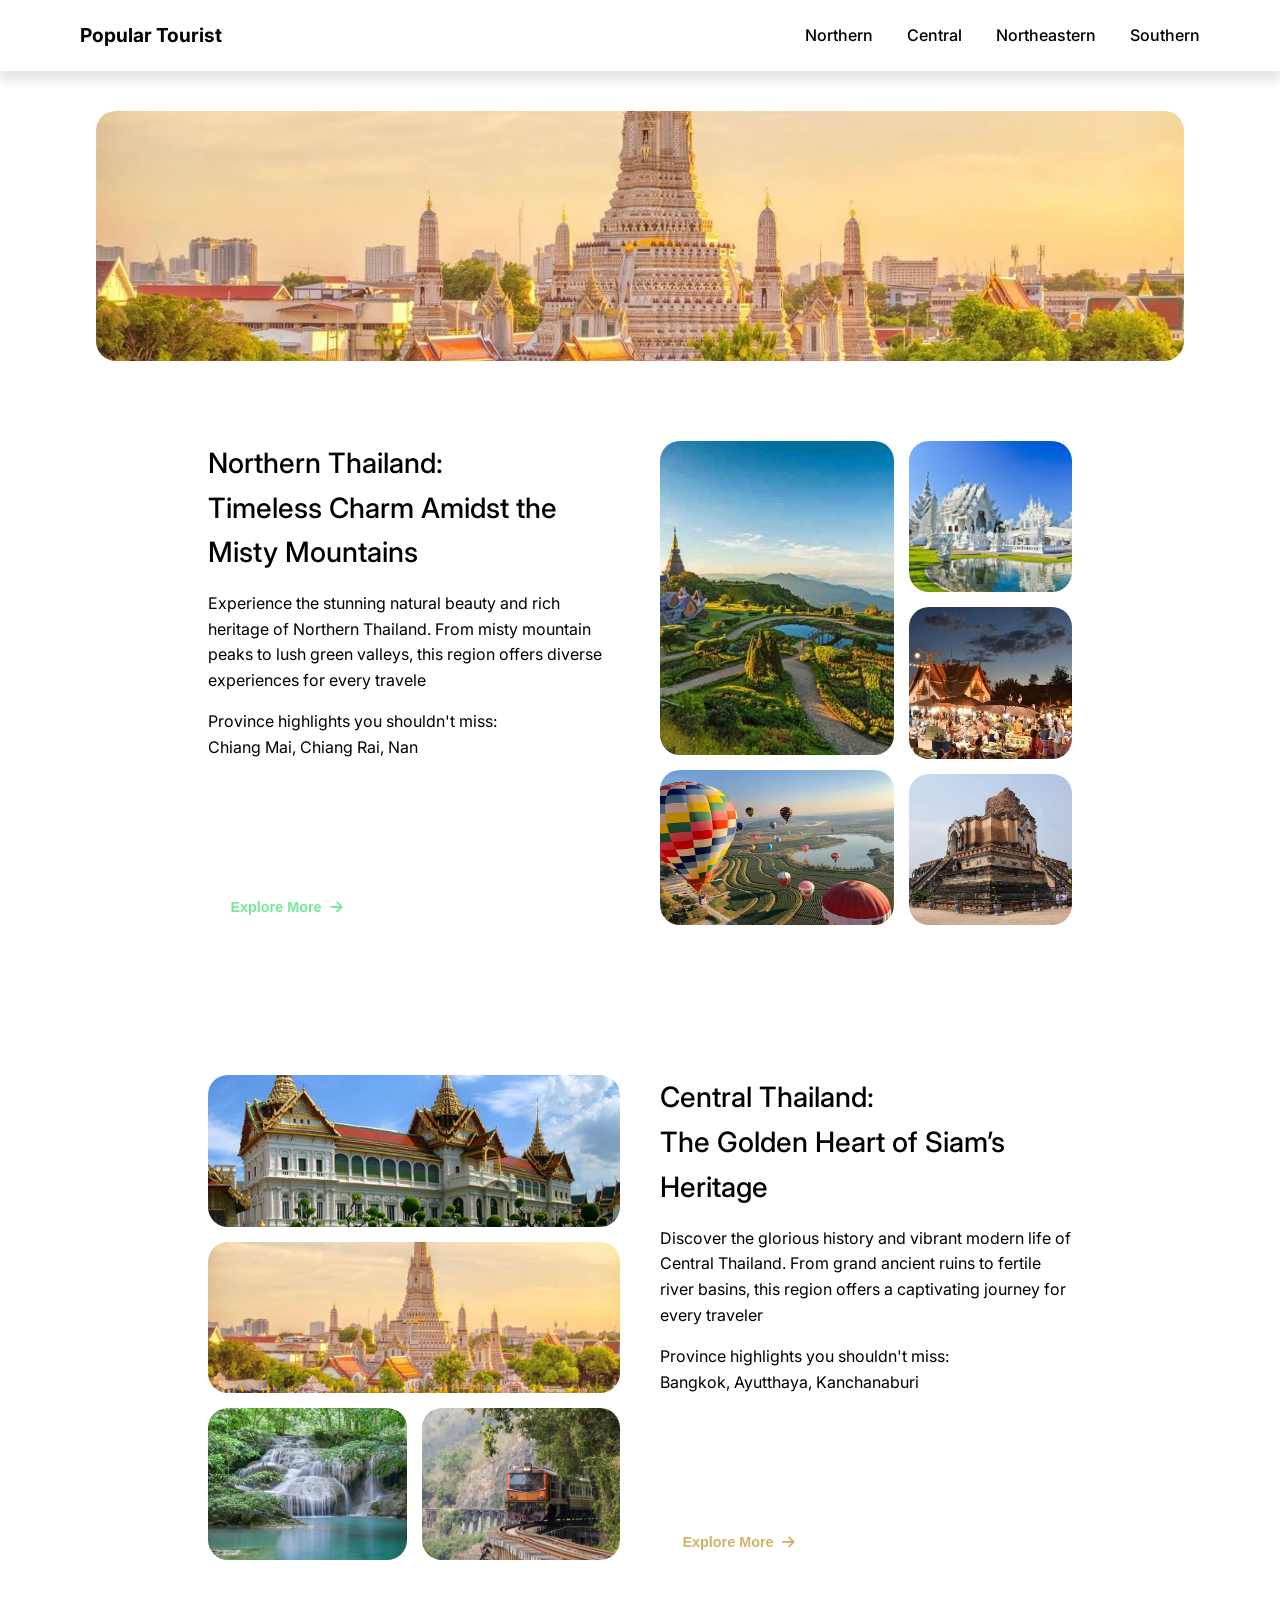
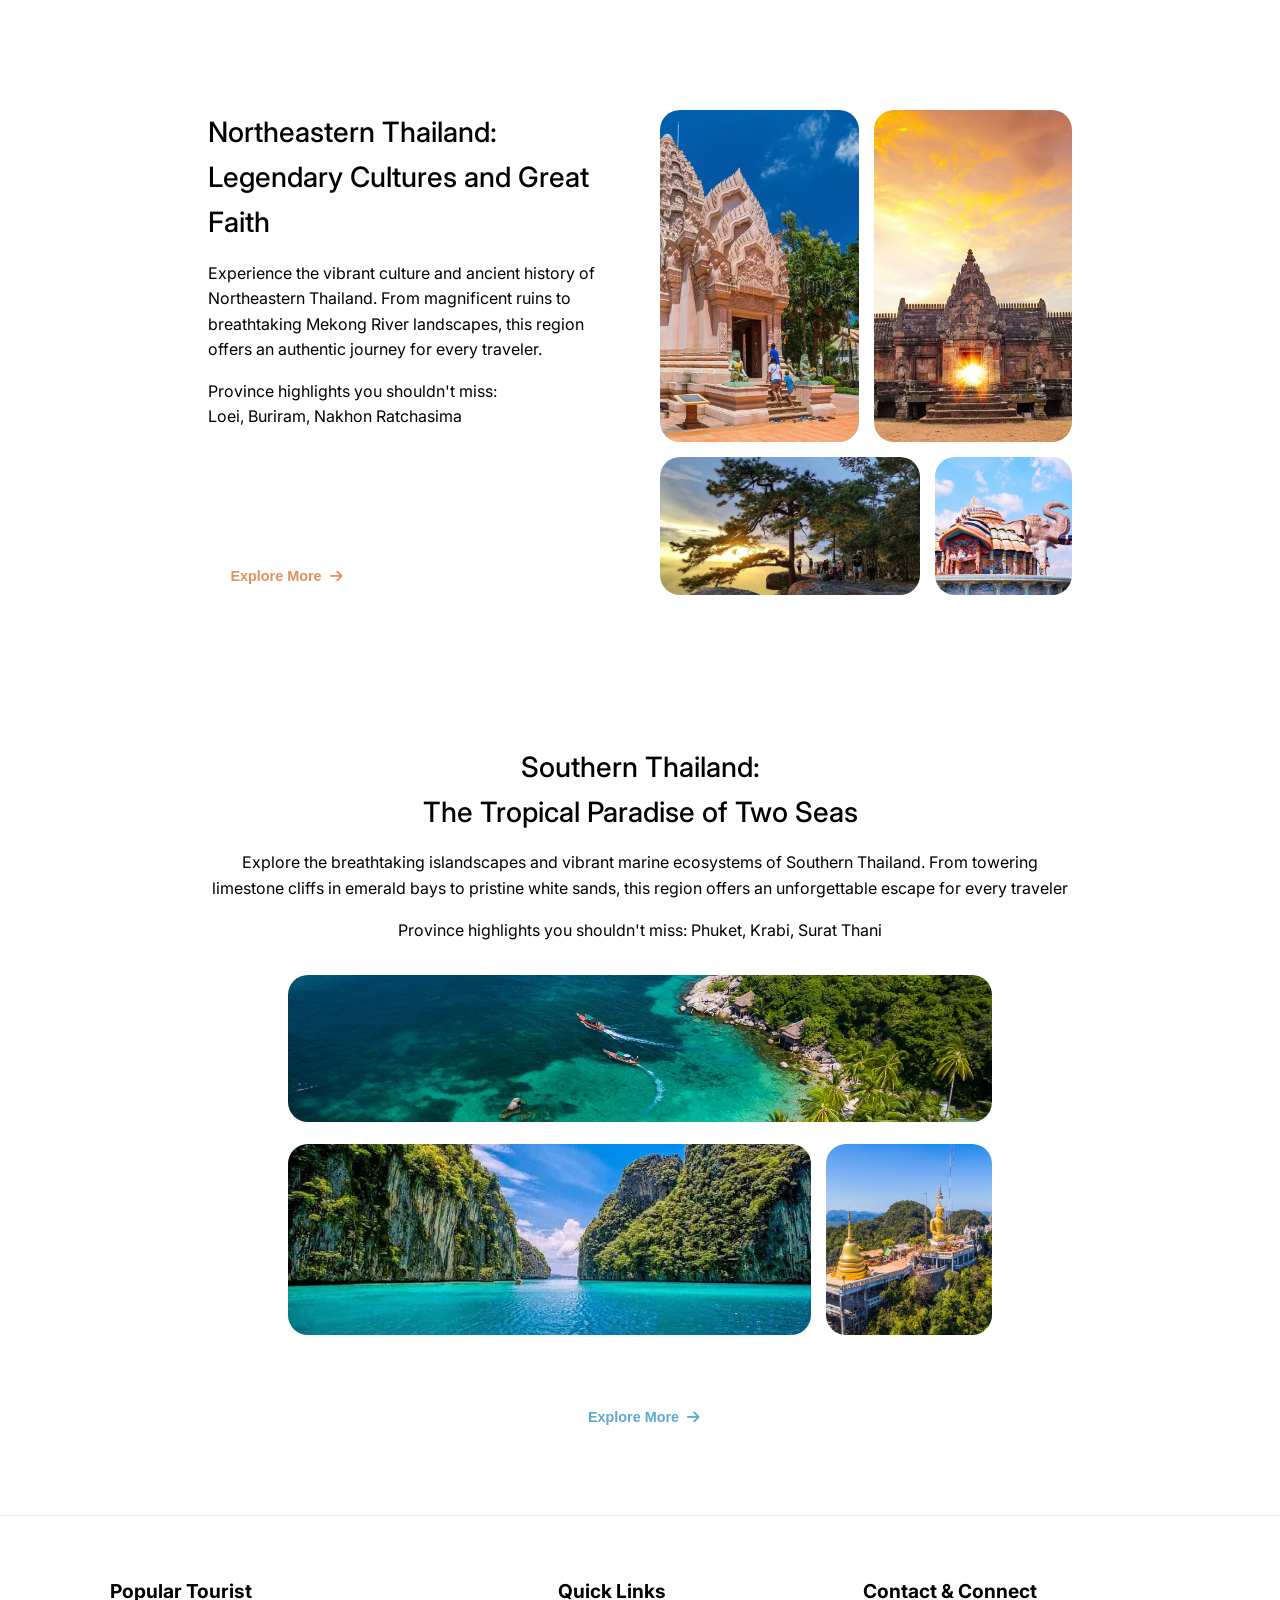
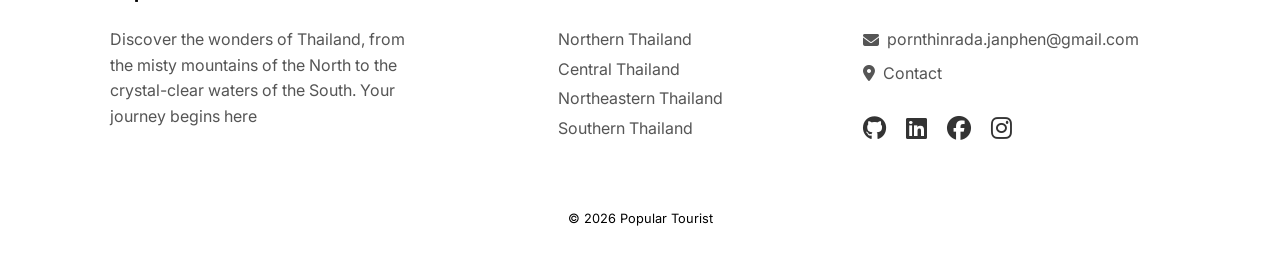
<file: index.html>
<!DOCTYPE html>
<html lang="en">

<head>
  <meta charset="UTF-8">
  <meta name="viewport" content="width=device-width, initial-scale=1.0">
  <!-- Meta description for SEO -->
  <meta name="description" content="A webpage about popular tourist destinations around the Thailand.">
  <!-- favicon -->
  <link rel="icon" type="image/png/jpg" href="favicon.png">
  <!-- font link Inter, Open Sans, Roboto -->
  <link rel="preconnect" href="https://fonts.googleapis.com">
  <link rel="preconnect" href="https://fonts.gstatic.com" crossorigin>
  <link
    href="https://fonts.googleapis.com/css2?family=Inter:ital,opsz,wght@0,14..32,100..900;1,14..32,100..900&family=Open+Sans:ital,wght@0,300..800;1,300..800&family=Roboto:ital,wght@0,100..900;1,100..900&display=swap"
    rel="stylesheet">
  <!-- Icons -->
  <link rel="stylesheet" href="https://cdnjs.cloudflare.com/ajax/libs/font-awesome/6.5.1/css/all.min.css">
  <!-- css , js link -->
  <link rel="stylesheet" href="./css/style.css">
  <script src="./html/index.js" defer></script>
  <script src="./html/sameDetail.js" defer></script>
  <title>Popular Tourist</title>

</head>

<body>
  <!-- Header -->
  <header class="header">
    <a class="logo" href="#home" onclick="window.location.href='/index.html';">Popular Tourist</a>
    <div class="navbar" id="myNavbar">
      <a href="./html/northern.html" class="navbarNorthern">Northern</a>
      <a href="./html/central.html" class="navbarCentral">Central</a>
      <a href="./html/northeastern.html" class="navbarNortheastern">Northeastern</a>
      <a href="./html/southern.html" class="navbarSouthern">Southern</a>
    </div>

    <div class="hambergerMenu" onclick="myFunction(this)">
      <div class="bar1"></div>
      <div class="bar2"></div>
      <div class="bar3"></div>
    </div>

  </header>

  <!-- banner -->
  <div class="banner">
    <div class="bannerImages">
      <img src="../img/1.jpg" class="bannerImage">
      <img src="../img/2.jpg" class="bannerImage">
      <img src="../img/3.jpg" class="bannerImage">
      <img src="../img/4.jpg" class="bannerImage">
      <img src="../img/5.jpg" class="bannerImage">
      <img src="../img/6.jpg" class="bannerImage">
      <img src="../img/7.jpg" class="bannerImage">
    </div>
  </div>

  <!-- all content -->
  <main class="main">

    <!-- northern -->
    <div class="content">
      <div class="contentAll">
        <div class="contentAllHeading">
          <h1>Northern Thailand:</h1>
          <h2>Timeless Charm Amidst the Misty Mountains</h2>
        </div>

        <p class="contentAllDetail">Experience the stunning natural beauty and rich heritage of Northern Thailand. From
          misty mountain peaks to lush green valleys, this region offers diverse experiences for every travele</p>

        <div class="contentAllPlace">
          <p>Province highlights you shouldn't miss:&nbsp</p>
          <p>Chiang Mai, Chiang Rai, Nan</p>
        </div>

        <button class="northernButton" onclick="window.location.href='./html/northern.html';">Explore More <i class="fa-solid fa-arrow-right icon-green-arrow"></i></button>
      </div>

      <div class="northernImg">
        <div class="northernImgs1">
          <img src="./img/northern/doiInthanon.jpg" alt="Doi Inthanon" class="northernImg1-1">
          <img src="./img/northern/singhaPark.jpg" alt="Singha Park" class="northernImg1-2">
        </div>

        <div class="northernImgs2">
          <img src="./img/northern/whiteTemple.jpg" alt="White Temple">
          <img src="./img/northern/nanWalkingStreet.jpg" alt="Nan Walking Street">
          <img src="./img/northern/watChediLuang.jpg" alt="Wat Chedi Luang">
        </div>
      </div>
    </div>

    <!-- central -->
    <div class="content">
      <div class="centralImg">
        <div class="centralImgs1">
          <img src="./img/central/grandPalace.jpg " alt="Grand Palace">
          <img src="./img/1.jpg" alt="Wat Arun">
        </div>

        <div class="centralImgs2">
          <img src="./img/central/erawanWaterfall.jpg" alt="Erawan Waterfall">
          <img src="./img/central/krasaeCave.jpg" alt="Krasae Cave">
        </div>
      </div>

      <div class="contentAll">
        <div class="contentAllHeading">
          <h1>Central Thailand:</h1>
          <h2>The Golden Heart of Siam’s Heritage</h2>
        </div>

        <p class="contentAllDetail">Discover the glorious history and vibrant modern life of Central Thailand. From
          grand ancient ruins to fertile river basins, this region offers a captivating journey for every traveler</p>

        <div class="contentAllPlace">
          <p>Province highlights you shouldn't miss:&nbsp</p>
          <p>Bangkok, Ayutthaya, Kanchanaburi</p>
        </div>

        <button class="centralButton" onclick="window.location.href='./html/central.html';">Explore More <i class="fa-solid fa-arrow-right icon-brown-arrow"></i></button>
      </div>
    </div>

    <!-- northeastern -->
    <div class="content">
      <div class="contentAll">
        <div class="contentAllHeading">
          <h1>Northeastern Thailand:</h1>
          <h2>Legendary Cultures and Great Faith</h2>
        </div>

        <p class="contentAllDetail">Experience the vibrant culture and ancient history of Northeastern Thailand. From
          magnificent ruins to breathtaking Mekong River landscapes, this region offers an authentic journey for every
          traveler.</p>

        <div class="contentAllPlace">
          <p>Province highlights you shouldn't miss:&nbsp</p>
          <p>Loei, Buriram, Nakhon Ratchasima</p>
        </div>

        <button class="northeasternButton" onclick="window.location.href='./html/northeastern.html';">Explore More <i
            class="fa-solid fa-arrow-right icon-redBrown-arrow"></i></button>
      </div>

      <div class="northeasternImg">
        <div class="northeasternImgs1">
          <img src="./img/northeastern/buriramCityPillarShrine.jpg" alt="BuriramCity Pillar Shrine" class="northeasternImg1-2">
          <img src="./img/northeastern/phanomRungHistoricalPark.jpg" alt="Phanom Rung Historical Park" class="northeasternImg1-1">
        </div>

        <div class="northeasternImgs2">
          <img src="./img/northeastern/phuKradungNationalPark.jpg" alt="Phu Kradung National Park" class="northeasternImg2-2">
          <img src="./img/northeastern/wihanThepWitthayakom.jpg" alt="Wihan Thep Witthayakom" class="northeasternImg2-1">
        </div>
      </div>
    </div>

    <!-- southern -->
    <div class="southernContent">

      <div class="southernAllContent">
        <div class="southernContentHeading">
          <h1>Southern Thailand:</h1>
          <h2>The Tropical Paradise of Two Seas</h2>
        </div>

        <p class="southernContentDetail">Explore the breathtaking islandscapes and vibrant marine ecosystems of Southern Thailand. From towering limestone cliffs in emerald bays to pristine white sands, this region offers an unforgettable escape for every traveler</p>

        <div class="southernContentPlace">
          <p>Province highlights you shouldn't miss:&nbsp</p>
          <p>Phuket, Krabi, Surat Thani</p>
        </div>
      </div>

      <div class="southernImg">
        <div class="southerns1">
          <img src="./img/southern/kohTao.jpg" alt="Koh Tao" class="southern1-1">
        </div>

        <div class="southerns2">
          <img src="./img/southern/piPi.jpg" alt="Pi Pi Island" class="southern2-1">
          <img src="./img/southern/tigerCaveTemple.jpg" alt="Tiger Cave Temple" class="southern2-2">
        </div>
      </div>

      <button class="southernButton" onclick="window.location.href='./html/southern.html';">Explore More <i class="fa-solid fa-arrow-right icon-blue-arrow"></i></button>
    </div>

  </main>

  <!-- footer -->
  <footer class="footer">
    
    <div class="footerContent">
      <div class="footerContentDetail">
        <h3>Popular Tourist</h3>
        <p>Discover the wonders of Thailand, from the misty mountains of the North to the crystal-clear waters of the South. Your journey begins here</p>
      </div>

      <div class="footerContentDetail center-col">
        <div class="links-wrapper">
          <h3>Quick Links</h3>
          <div class="footerContentDetailLink">
            <a href="./html/northern.html">Northern Thailand</a>
            <a href="./html/central.html">Central Thailand</a>
            <a href="./html/northeastern.html">Northeastern Thailand</a>
            <a href="./html/southern.html">Southern Thailand</a>
          </div>
        </div>
      </div>

      <div class="footerContentDetail">
        <h3>Contact & Connect</h3>
        <div class="contact">
          <p> <i class="fa-solid fa-envelope"></i> <span class="email" id="email"></span></p>
          <p> <i class="fa-solid fa-location-dot"></i> Contact</p>
        </div>

        <div class="socailIcon">
          <a href="#" id="github-link"><i class="fa-brands fa-github"></i></a>
          <a href="#" id="linkedin-link"><i class="fa-brands fa-linkedin"></i></a>
          <a href="#" id="facebook-link"><i class="fa-brands fa-facebook"></i></a>
          <a href="#" id="instagram-link"><i class="fa-brands fa-instagram"></i></a>
        </div>
      </div>
    </div>

    <div class="footerBottom">
      <p>© 2026 Popular Tourist</p>
    </div>

  </footer>

</body>

</html>
</file>
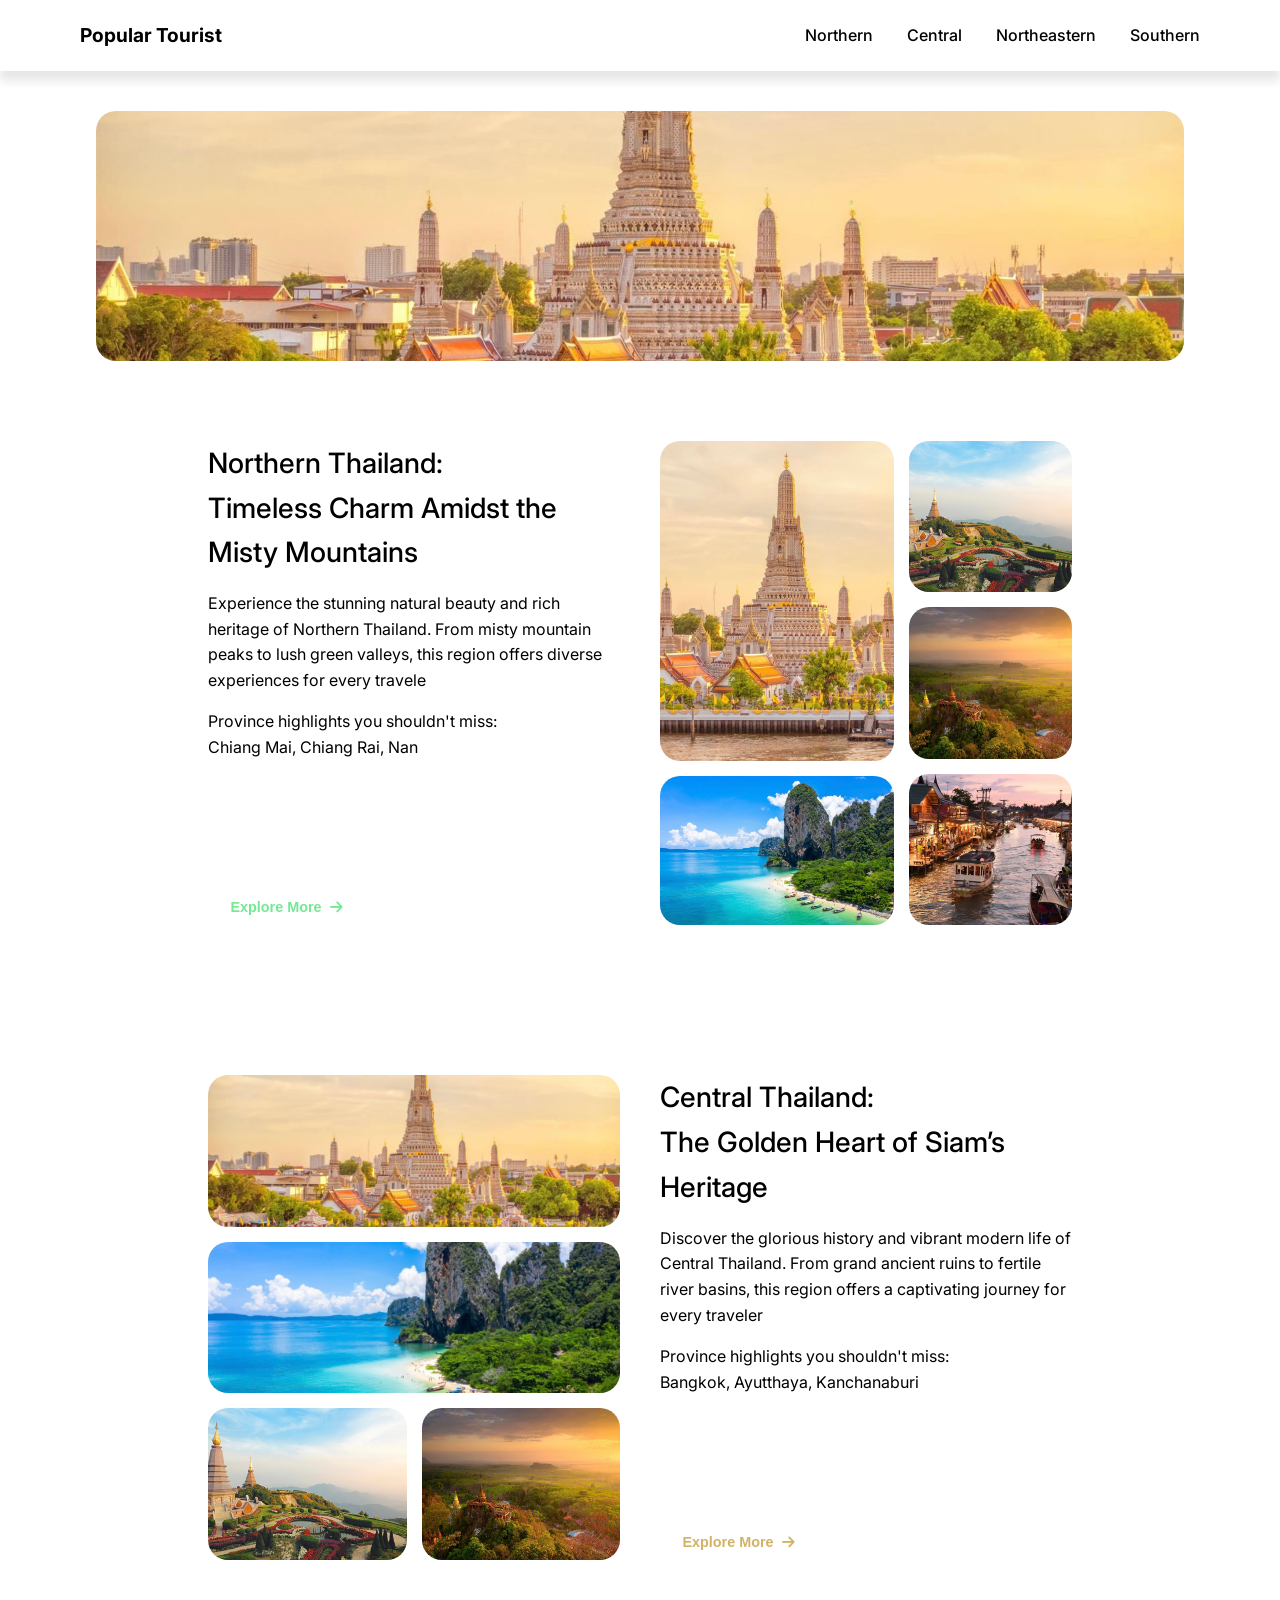
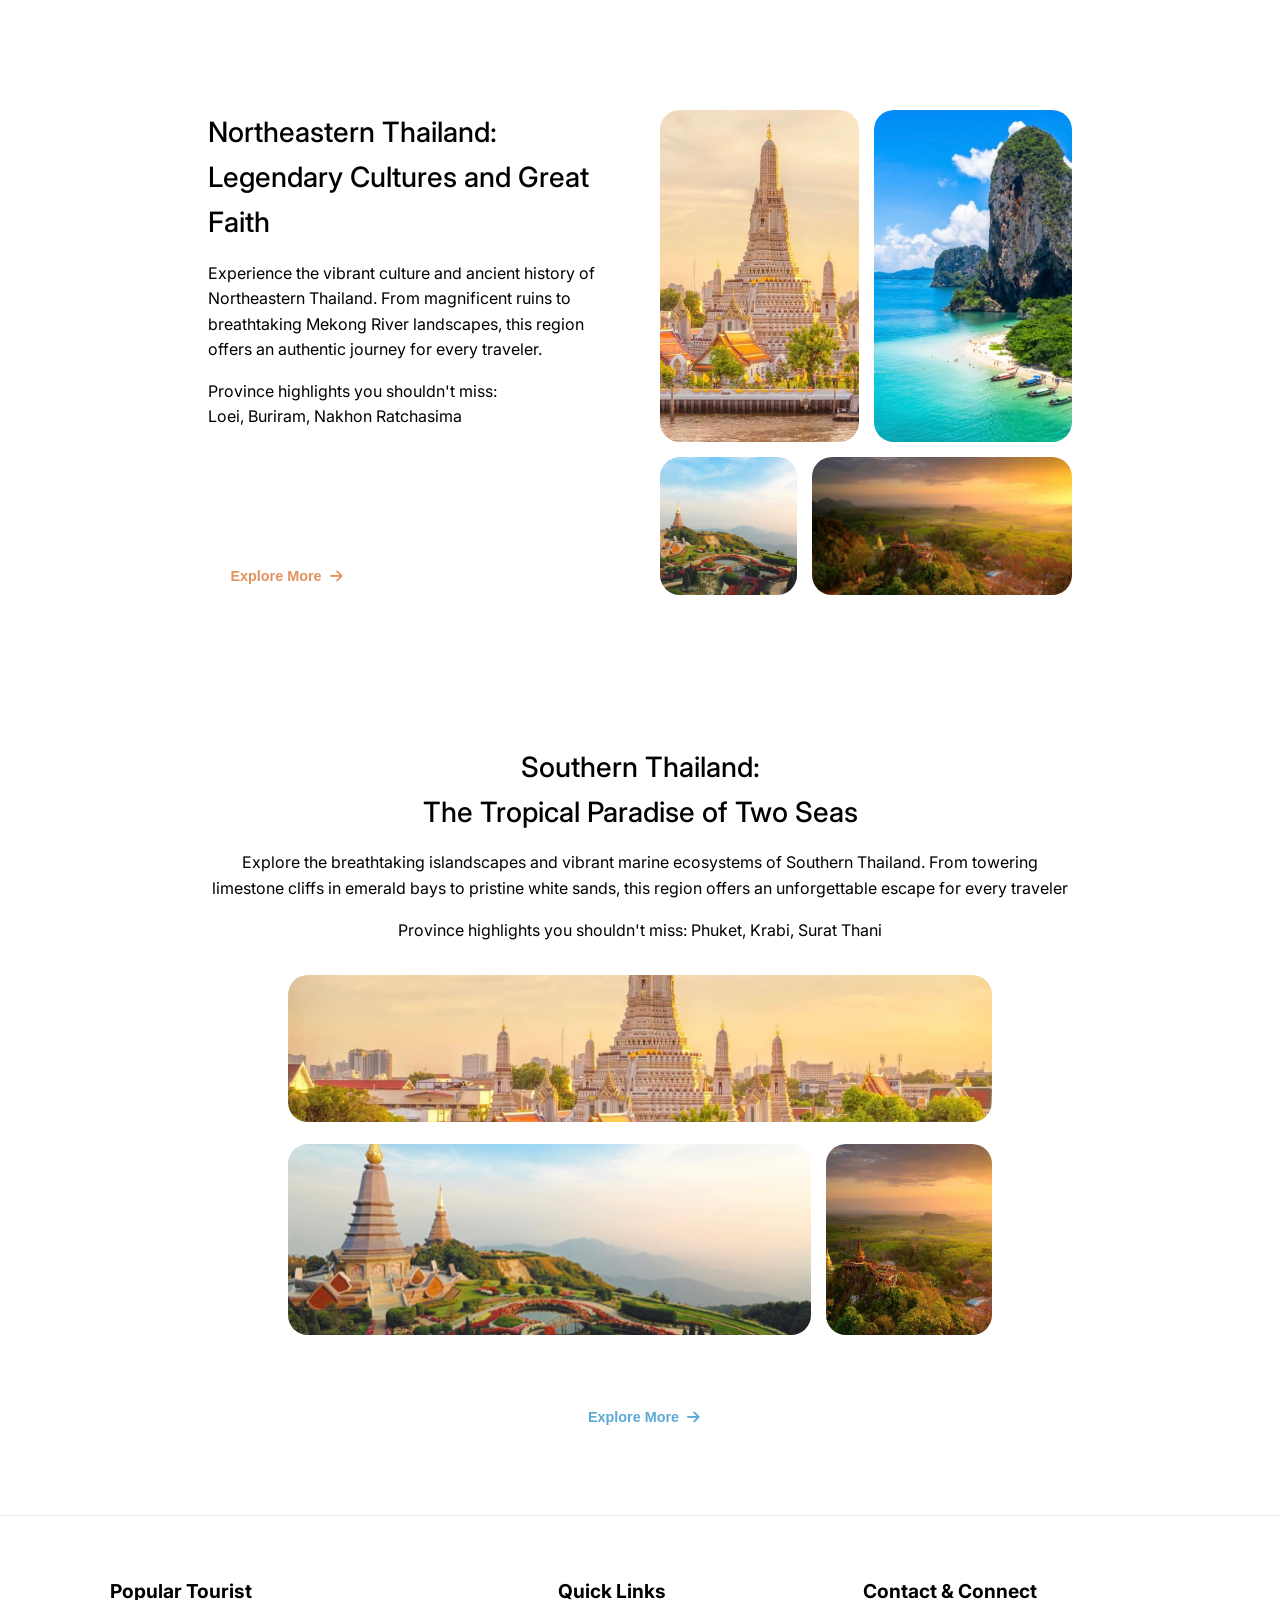
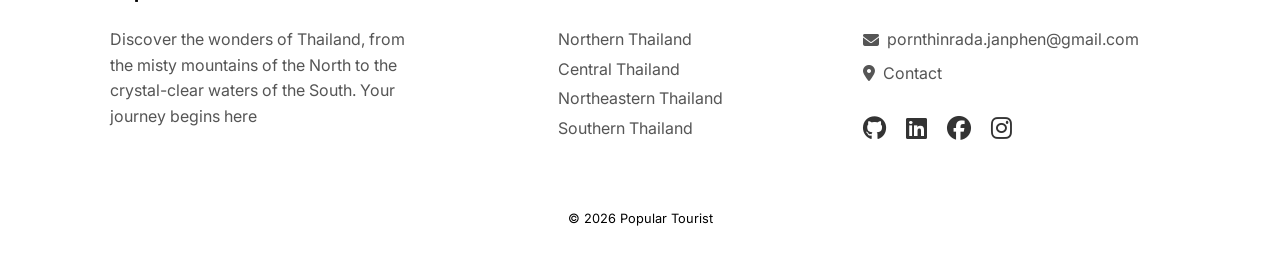
<file: html/index.html>
<!DOCTYPE html>
<html lang="en">

<head>
  <meta charset="UTF-8">
  <meta name="viewport" content="width=device-width, initial-scale=1.0">
  <!-- Meta description for SEO -->
  <meta name="description" content="A webpage about popular tourist destinations around the Thailand.">
  <!-- favicon -->
  <link rel="icon" type="image/png/jpg" href="favicon.png">
  <!-- font link Inter, Open Sans, Roboto -->
  <link rel="preconnect" href="https://fonts.googleapis.com">
  <link rel="preconnect" href="https://fonts.gstatic.com" crossorigin>
  <link
    href="https://fonts.googleapis.com/css2?family=Inter:ital,opsz,wght@0,14..32,100..900;1,14..32,100..900&family=Open+Sans:ital,wght@0,300..800;1,300..800&family=Roboto:ital,wght@0,100..900;1,100..900&display=swap"
    rel="stylesheet">
  <!-- Icons -->
  <link rel="stylesheet" href="https://cdnjs.cloudflare.com/ajax/libs/font-awesome/6.5.1/css/all.min.css">
  <!-- css , js link -->
  <link rel="stylesheet" href="../css/style.css">
  <script src="./index.js" defer></script>
  <script src="./sameDetail.js" defer></script>
  <title>Popular Tourist</title>

</head>

<body>
  <!-- Header -->
  <header class="header">
    <a class="logo" href="#home" onclick="window.location.href='index.html';">Popular Tourist</a>
    <div class="navbar" id="myNavbar">
      <a href="northern.html" class="navbarNorthern">Northern</a>
      <a href="central.html" class="navbarCentral">Central</a>
      <a href="northeastern.html" class="navbarNortheastern">Northeastern</a>
      <a href="southern.html" class="navbarSouthern">Southern</a>
    </div>

    <div class="hambergerMenu" onclick="myFunction(this)">
      <div class="bar1"></div>
      <div class="bar2"></div>
      <div class="bar3"></div>
    </div>

  </header>

  <!-- banner -->
  <div class="banner">
    <div class="bannerImages">
      <img src="../img/1.jpg" class="bannerImage">
      <img src="../img/2.jpg" class="bannerImage">
      <img src="../img/3.jpg" class="bannerImage">
      <img src="../img/4.jpg" class="bannerImage">
      <img src="../img/5.jpg" class="bannerImage">
      <img src="../img/6.jpg" class="bannerImage">
      <img src="../img/7.jpg" class="bannerImage">
    </div>
  </div>

  <!-- all content -->
  <main class="main">

    <!-- northern -->
    <div class="content">
      <div class="contentAll">
        <div class="contentAllHeading">
          <h1>Northern Thailand:</h1>
          <h2>Timeless Charm Amidst the Misty Mountains</h2>
        </div>

        <p class="contentAllDetail">Experience the stunning natural beauty and rich heritage of Northern Thailand. From
          misty mountain peaks to lush green valleys, this region offers diverse experiences for every travele</p>

        <div class="contentAllPlace">
          <p>Province highlights you shouldn't miss:&nbsp</p>
          <p>Chiang Mai, Chiang Rai, Nan</p>
        </div>

        <button class="northernButton" onclick="window.location.href='northern.html';">Explore More <i class="fa-solid fa-arrow-right icon-green-arrow"></i></button>
      </div>

      <div class="northernImg">
        <div class="northernImgs1">
          <img src="../img/1.jpg" alt="" class="northernImg1-1">
          <img src="../img/2.jpg " alt="" class="northernImg1-2">
        </div>

        <div class="northernImgs2">
          <img src="../img/3.jpg" alt="">
          <img src="../img/4.jpg" alt="">
          <img src="../img/5.jpg" alt="">
        </div>
      </div>
    </div>

    <!-- central -->
    <div class="content">
      <div class="centralImg">
        <div class="centralImgs1">
          <img src="../img/1.jpg" alt="">
          <img src="../img/2.jpg " alt="">
        </div>

        <div class="centralImgs2">
          <img src="../img/3.jpg" alt="">
          <img src="../img/4.jpg" alt="">
        </div>
      </div>

      <div class="contentAll">
        <div class="contentAllHeading">
          <h1>Central Thailand:</h1>
          <h2>The Golden Heart of Siam’s Heritage</h2>
        </div>

        <p class="contentAllDetail">Discover the glorious history and vibrant modern life of Central Thailand. From
          grand ancient ruins to fertile river basins, this region offers a captivating journey for every traveler</p>

        <div class="contentAllPlace">
          <p>Province highlights you shouldn't miss:&nbsp</p>
          <p>Bangkok, Ayutthaya, Kanchanaburi</p>
        </div>

        <button class="centralButton" onclick="window.location.href='central.html';">Explore More <i class="fa-solid fa-arrow-right icon-brown-arrow"></i></button>
      </div>
    </div>

    <!-- northeastern -->
    <div class="content">
      <div class="contentAll">
        <div class="contentAllHeading">
          <h1>Northeastern Thailand:</h1>
          <h2>Legendary Cultures and Great Faith</h2>
        </div>

        <p class="contentAllDetail">Experience the vibrant culture and ancient history of Northeastern Thailand. From
          magnificent ruins to breathtaking Mekong River landscapes, this region offers an authentic journey for every
          traveler.</p>

        <div class="contentAllPlace">
          <p>Province highlights you shouldn't miss:&nbsp</p>
          <p>Loei, Buriram, Nakhon Ratchasima</p>
        </div>

        <button class="northeasternButton">Explore More <i
            class="fa-solid fa-arrow-right icon-redBrown-arrow"></i></button>
      </div>

      <div class="northeasternImg">
        <div class="northeasternImgs1">
          <img src="../img/1.jpg" alt="" class="northeasternImg1-1">
          <img src="../img/2.jpg " alt="" class="northeasternImg1-2">
        </div>

        <div class="northeasternImgs2">
          <img src="../img/3.jpg" alt="" class="northeasternImg2-1">
          <img src="../img/4.jpg" alt="" class="northeasternImg2-2">
        </div>
      </div>
    </div>

    <!-- southern -->
    <div class="southernContent">

      <div class="southernAllContent">
        <div class="southernContentHeading">
          <h1>Southern Thailand:</h1>
          <h2>The Tropical Paradise of Two Seas</h2>
        </div>

        <p class="southernContentDetail">Explore the breathtaking islandscapes and vibrant marine ecosystems of Southern Thailand. From towering limestone cliffs in emerald bays to pristine white sands, this region offers an unforgettable escape for every traveler</p>

        <div class="southernContentPlace">
          <p>Province highlights you shouldn't miss:&nbsp</p>
          <p>Phuket, Krabi, Surat Thani</p>
        </div>
      </div>

      <div class="southernImg">
        <div class="southerns1">
          <img src="../img/1.jpg" alt="" class="southern1-1">
        </div>

        <div class="southerns2">
          <img src="../img/3.jpg" alt="" class="southern2-1">
          <img src="../img/4.jpg" alt="" class="southern2-2">
        </div>
      </div>

      <button class="southernButton">Explore More <i class="fa-solid fa-arrow-right icon-blue-arrow"></i></button>
    </div>

  </main>

  <!-- footer -->
  <footer class="footer">
    
    <div class="footerContent">
      <div class="footerContentDetail">
        <h3>Popular Tourist</h3>
        <p>Discover the wonders of Thailand, from the misty mountains of the North to the crystal-clear waters of the South. Your journey begins here</p>
      </div>

      <div class="footerContentDetail center-col">
        <div class="links-wrapper">
          <h3>Quick Links</h3>
          <div class="footerContentDetailLink">
            <a href="northern.html">Northern Thailand</a>
            <a href="central.html">Central Thailand</a>
            <a href="northeastern.html">Northeastern Thailand</a>
            <a href="southern.html">Southern Thailand</a>
          </div>
        </div>
      </div>

      <div class="footerContentDetail">
        <h3>Contact & Connect</h3>
        <div class="contact">
          <p> <i class="fa-solid fa-envelope"></i> <span class="email" id="email"></span></p>
          <p> <i class="fa-solid fa-location-dot"></i> Contact</p>
        </div>

        <div class="socailIcon">
          <a href="#"><i class="fa-brands fa-github"></i></a>
          <a href="#"><i class="fa-brands fa-linkedin"></i></a>
          <a href="#"><i class="fa-brands fa-facebook"></i></a>
          <a href="#"><i class="fa-brands fa-instagram"></i></a>
        </div>
      </div>
    </div>

    <div class="footerBottom">
      <p>© 2026 Popular Tourist</p>
    </div>

  </footer>

</body>

</html>
</file>
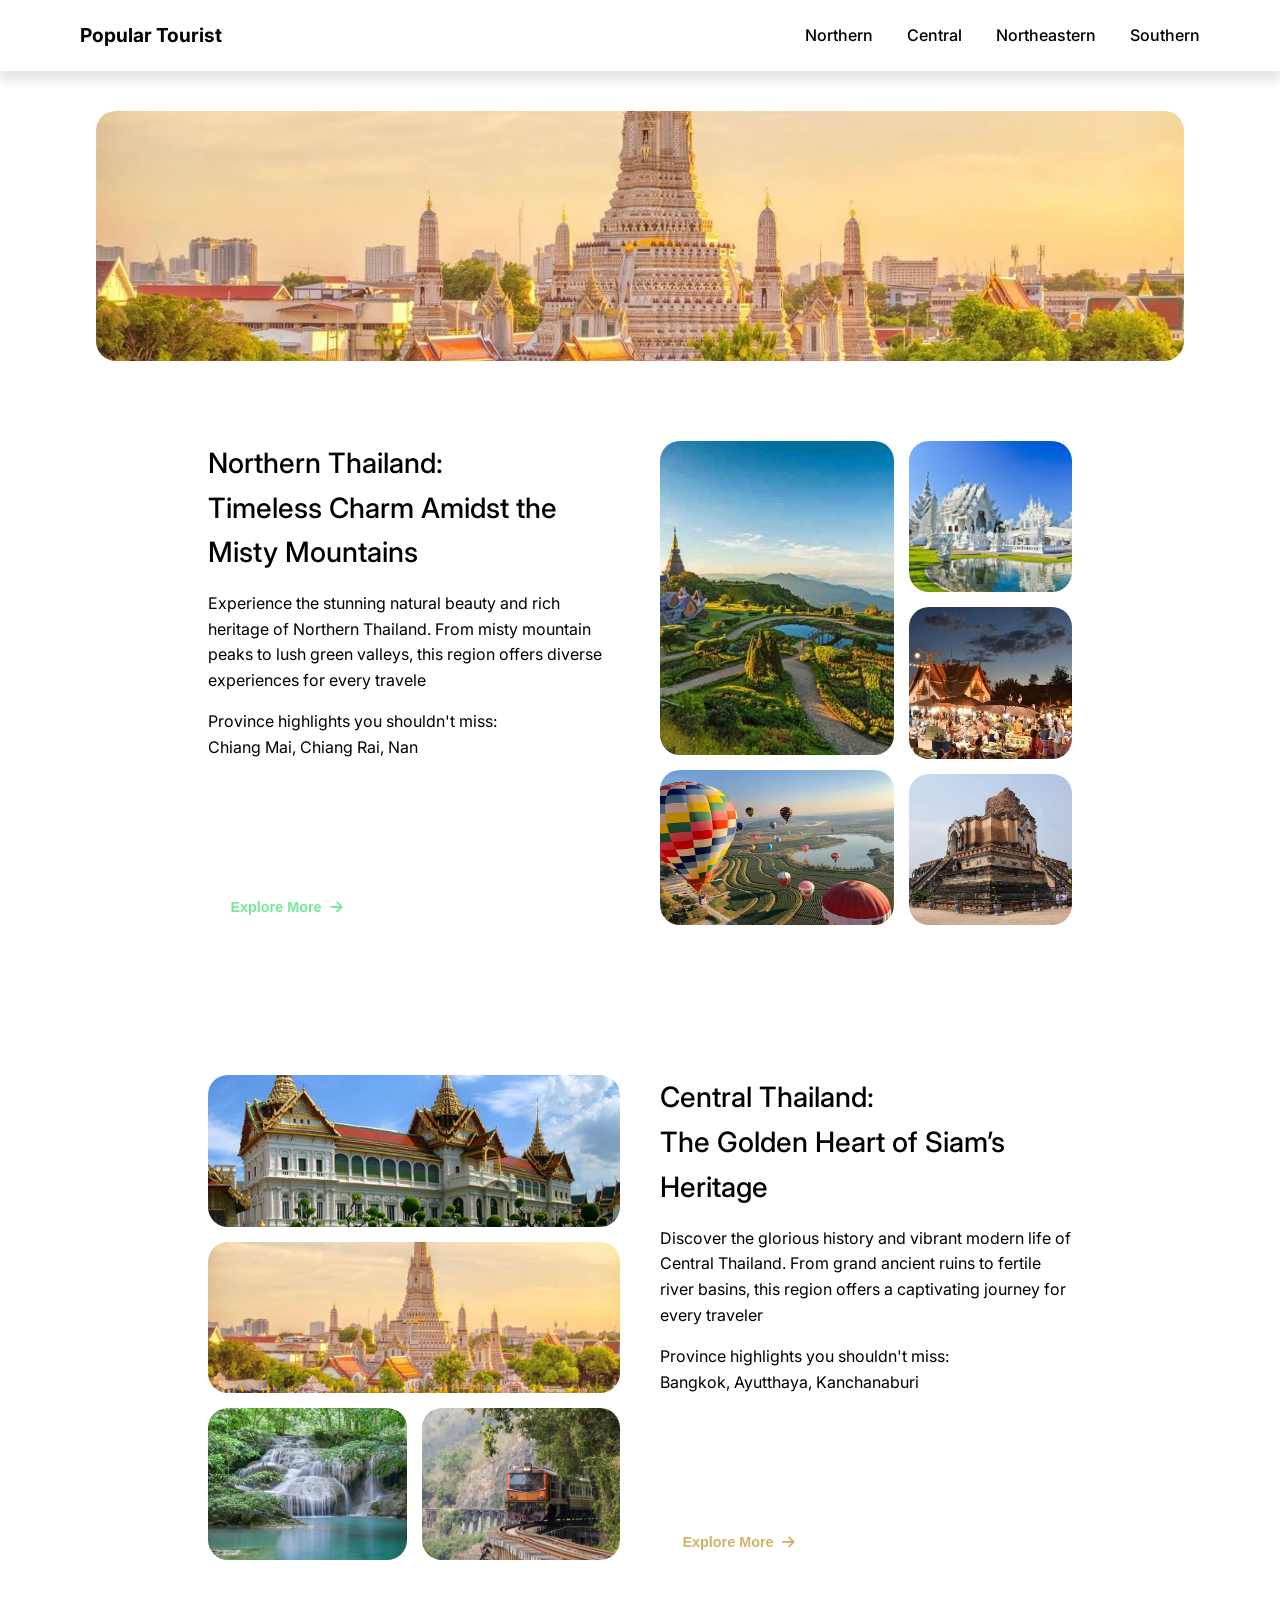
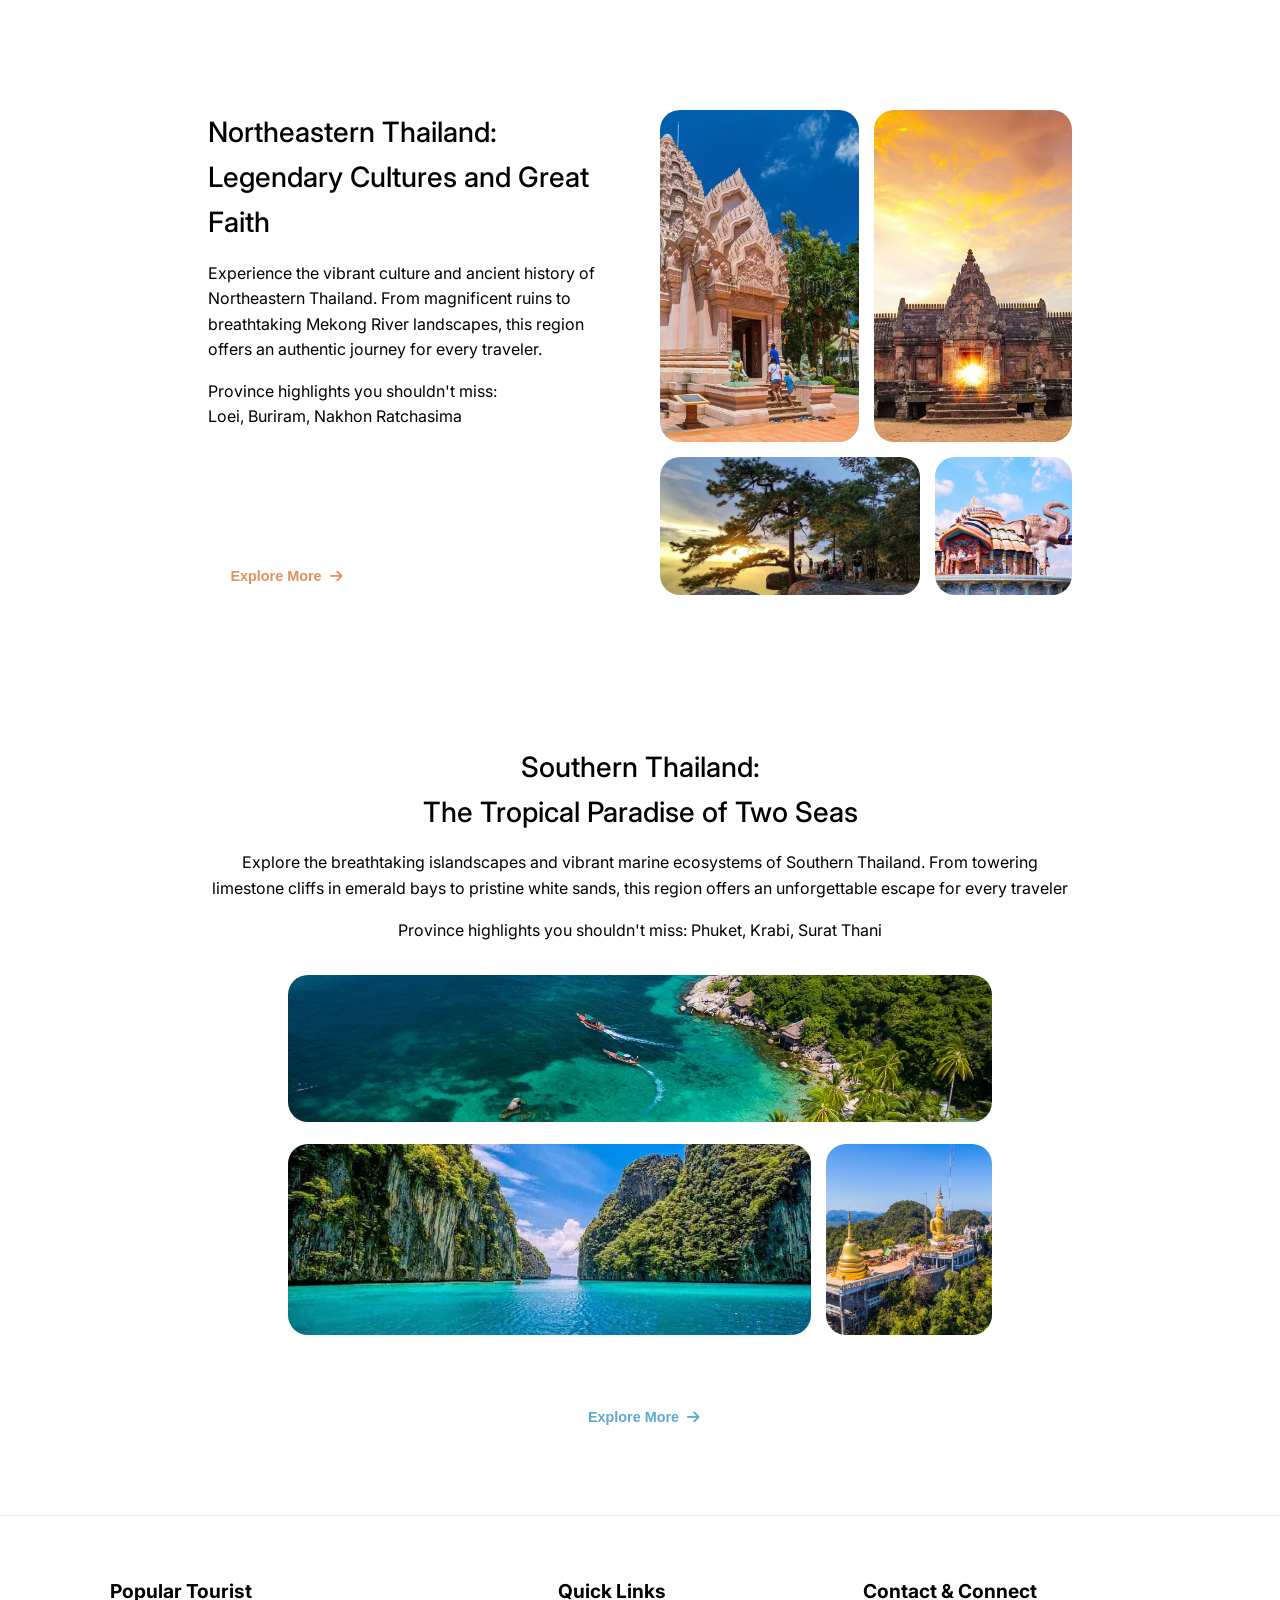
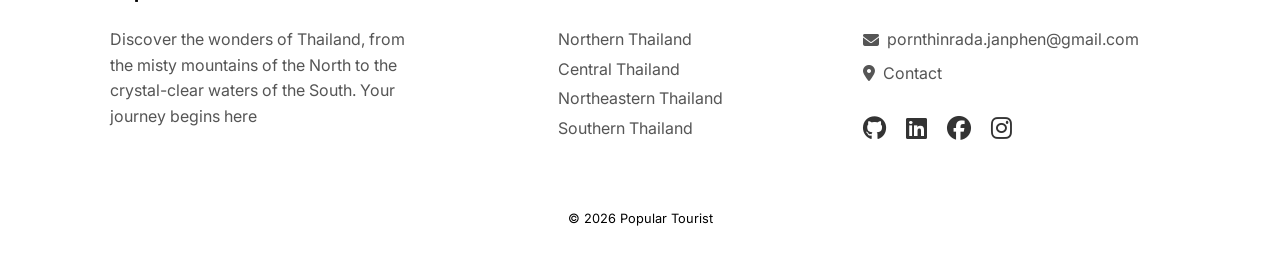
<file: main/html/index.html>
<!DOCTYPE html>
<html lang="en">

<head>
  <meta charset="UTF-8">
  <meta name="viewport" content="width=device-width, initial-scale=1.0">
  <!-- Meta description for SEO -->
  <meta name="description" content="A webpage about popular tourist destinations around the Thailand.">
  <!-- favicon -->
  <link rel="icon" type="image/png/jpg" href="favicon.png">
  <!-- font link Inter, Open Sans, Roboto -->
  <link rel="preconnect" href="https://fonts.googleapis.com">
  <link rel="preconnect" href="https://fonts.gstatic.com" crossorigin>
  <link
    href="https://fonts.googleapis.com/css2?family=Inter:ital,opsz,wght@0,14..32,100..900;1,14..32,100..900&family=Open+Sans:ital,wght@0,300..800;1,300..800&family=Roboto:ital,wght@0,100..900;1,100..900&display=swap"
    rel="stylesheet">
  <!-- Icons -->
  <link rel="stylesheet" href="https://cdnjs.cloudflare.com/ajax/libs/font-awesome/6.5.1/css/all.min.css">
  <!-- css , js link -->
  <link rel="stylesheet" href="../css/style.css">
  <script src="./index.js" defer></script>
  <script src="./sameDetail.js" defer></script>
  <title>Popular Tourist</title>

</head>

<body>
  <!-- Header -->
  <header class="header">
    <a class="logo" href="#home" onclick="window.location.href='index.html';">Popular Tourist</a>
    <div class="navbar" id="myNavbar">
      <a href="northern.html" class="navbarNorthern">Northern</a>
      <a href="central.html" class="navbarCentral">Central</a>
      <a href="northeastern.html" class="navbarNortheastern">Northeastern</a>
      <a href="southern.html" class="navbarSouthern">Southern</a>
    </div>

    <div class="hambergerMenu" onclick="myFunction(this)">
      <div class="bar1"></div>
      <div class="bar2"></div>
      <div class="bar3"></div>
    </div>

  </header>

  <!-- banner -->
  <div class="banner">
    <div class="bannerImages">
      <img src="../img/1.jpg" class="bannerImage">
      <img src="../img/2.jpg" class="bannerImage">
      <img src="../img/3.jpg" class="bannerImage">
      <img src="../img/4.jpg" class="bannerImage">
      <img src="../img/5.jpg" class="bannerImage">
      <img src="../img/6.jpg" class="bannerImage">
      <img src="../img/7.jpg" class="bannerImage">
    </div>
  </div>

  <!-- all content -->
  <main class="main">

    <!-- northern -->
    <div class="content">
      <div class="contentAll">
        <div class="contentAllHeading">
          <h1>Northern Thailand:</h1>
          <h2>Timeless Charm Amidst the Misty Mountains</h2>
        </div>

        <p class="contentAllDetail">Experience the stunning natural beauty and rich heritage of Northern Thailand. From
          misty mountain peaks to lush green valleys, this region offers diverse experiences for every travele</p>

        <div class="contentAllPlace">
          <p>Province highlights you shouldn't miss:&nbsp</p>
          <p>Chiang Mai, Chiang Rai, Nan</p>
        </div>

        <button class="northernButton" onclick="window.location.href='northern.html';">Explore More <i class="fa-solid fa-arrow-right icon-green-arrow"></i></button>
      </div>

      <div class="northernImg">
        <div class="northernImgs1">
          <img src="../img/northern/doiInthanon.jpg" alt="Doi Inthanon" class="northernImg1-1">
          <img src="../img/northern/singhaPark.jpg" alt="Singha Park" class="northernImg1-2">
        </div>

        <div class="northernImgs2">
          <img src="../img/northern/whiteTemple.jpg" alt="White Temple">
          <img src="../img/northern/nanWalkingStreet.jpg" alt="Nan Walking Street">
          <img src="../img/northern/watChediLuang.jpg" alt="Wat Chedi Luang">
        </div>
      </div>
    </div>

    <!-- central -->
    <div class="content">
      <div class="centralImg">
        <div class="centralImgs1">
          <img src="../img/central/grandPalace.jpg " alt="Grand Palace">
          <img src="../img/1.jpg" alt="Wat Arun">
        </div>

        <div class="centralImgs2">
          <img src="../img/central/erawanWaterfall.jpg" alt="Erawan Waterfall">
          <img src="../img/central/krasaeCave.jpg" alt="Krasae Cave">
        </div>
      </div>

      <div class="contentAll">
        <div class="contentAllHeading">
          <h1>Central Thailand:</h1>
          <h2>The Golden Heart of Siam’s Heritage</h2>
        </div>

        <p class="contentAllDetail">Discover the glorious history and vibrant modern life of Central Thailand. From
          grand ancient ruins to fertile river basins, this region offers a captivating journey for every traveler</p>

        <div class="contentAllPlace">
          <p>Province highlights you shouldn't miss:&nbsp</p>
          <p>Bangkok, Ayutthaya, Kanchanaburi</p>
        </div>

        <button class="centralButton" onclick="window.location.href='central.html';">Explore More <i class="fa-solid fa-arrow-right icon-brown-arrow"></i></button>
      </div>
    </div>

    <!-- northeastern -->
    <div class="content">
      <div class="contentAll">
        <div class="contentAllHeading">
          <h1>Northeastern Thailand:</h1>
          <h2>Legendary Cultures and Great Faith</h2>
        </div>

        <p class="contentAllDetail">Experience the vibrant culture and ancient history of Northeastern Thailand. From
          magnificent ruins to breathtaking Mekong River landscapes, this region offers an authentic journey for every
          traveler.</p>

        <div class="contentAllPlace">
          <p>Province highlights you shouldn't miss:&nbsp</p>
          <p>Loei, Buriram, Nakhon Ratchasima</p>
        </div>

        <button class="northeasternButton" onclick="window.location.href='northeastern.html';">Explore More <i
            class="fa-solid fa-arrow-right icon-redBrown-arrow"></i></button>
      </div>

      <div class="northeasternImg">
        <div class="northeasternImgs1">
          <img src="../img/northeastern/buriramCityPillarShrine.jpg" alt="BuriramCity Pillar Shrine" class="northeasternImg1-2">
          <img src="../img/northeastern/phanomRungHistoricalPark.jpg" alt="Phanom Rung Historical Park" class="northeasternImg1-1">
        </div>

        <div class="northeasternImgs2">
          <img src="../img/northeastern/phuKradungNationalPark.jpg" alt="Phu Kradung National Park" class="northeasternImg2-2">
          <img src="../img/northeastern/wihanThepWitthayakom.jpg" alt="Wihan Thep Witthayakom" class="northeasternImg2-1">
        </div>
      </div>
    </div>

    <!-- southern -->
    <div class="southernContent">

      <div class="southernAllContent">
        <div class="southernContentHeading">
          <h1>Southern Thailand:</h1>
          <h2>The Tropical Paradise of Two Seas</h2>
        </div>

        <p class="southernContentDetail">Explore the breathtaking islandscapes and vibrant marine ecosystems of Southern Thailand. From towering limestone cliffs in emerald bays to pristine white sands, this region offers an unforgettable escape for every traveler</p>

        <div class="southernContentPlace">
          <p>Province highlights you shouldn't miss:&nbsp</p>
          <p>Phuket, Krabi, Surat Thani</p>
        </div>
      </div>

      <div class="southernImg">
        <div class="southerns1">
          <img src="../img/southern/kohTao.jpg" alt="Koh Tao" class="southern1-1">
        </div>

        <div class="southerns2">
          <img src="../img/southern/piPi.jpg" alt="Pi Pi Island" class="southern2-1">
          <img src="../img/southern/tigerCaveTemple.jpg" alt="Tiger Cave Temple" class="southern2-2">
        </div>
      </div>

      <button class="southernButton" onclick="window.location.href='southern.html';">Explore More <i class="fa-solid fa-arrow-right icon-blue-arrow"></i></button>
    </div>

  </main>

  <!-- footer -->
  <footer class="footer">
    
    <div class="footerContent">
      <div class="footerContentDetail">
        <h3>Popular Tourist</h3>
        <p>Discover the wonders of Thailand, from the misty mountains of the North to the crystal-clear waters of the South. Your journey begins here</p>
      </div>

      <div class="footerContentDetail center-col">
        <div class="links-wrapper">
          <h3>Quick Links</h3>
          <div class="footerContentDetailLink">
            <a href="northern.html">Northern Thailand</a>
            <a href="central.html">Central Thailand</a>
            <a href="northeastern.html">Northeastern Thailand</a>
            <a href="southern.html">Southern Thailand</a>
          </div>
        </div>
      </div>

      <div class="footerContentDetail">
        <h3>Contact & Connect</h3>
        <div class="contact">
          <p> <i class="fa-solid fa-envelope"></i> <span class="email" id="email"></span></p>
          <p> <i class="fa-solid fa-location-dot"></i> Contact</p>
        </div>

        <div class="socailIcon">
          <a href="#" id="github-link"><i class="fa-brands fa-github"></i></a>
          <a href="#" id="linkedin-link"><i class="fa-brands fa-linkedin"></i></a>
          <a href="#" id="facebook-link"><i class="fa-brands fa-facebook"></i></a>
          <a href="#" id="instagram-link"><i class="fa-brands fa-instagram"></i></a>
        </div>
      </div>
    </div>

    <div class="footerBottom">
      <p>© 2026 Popular Tourist</p>
    </div>

  </footer>

</body>

</html>
</file>
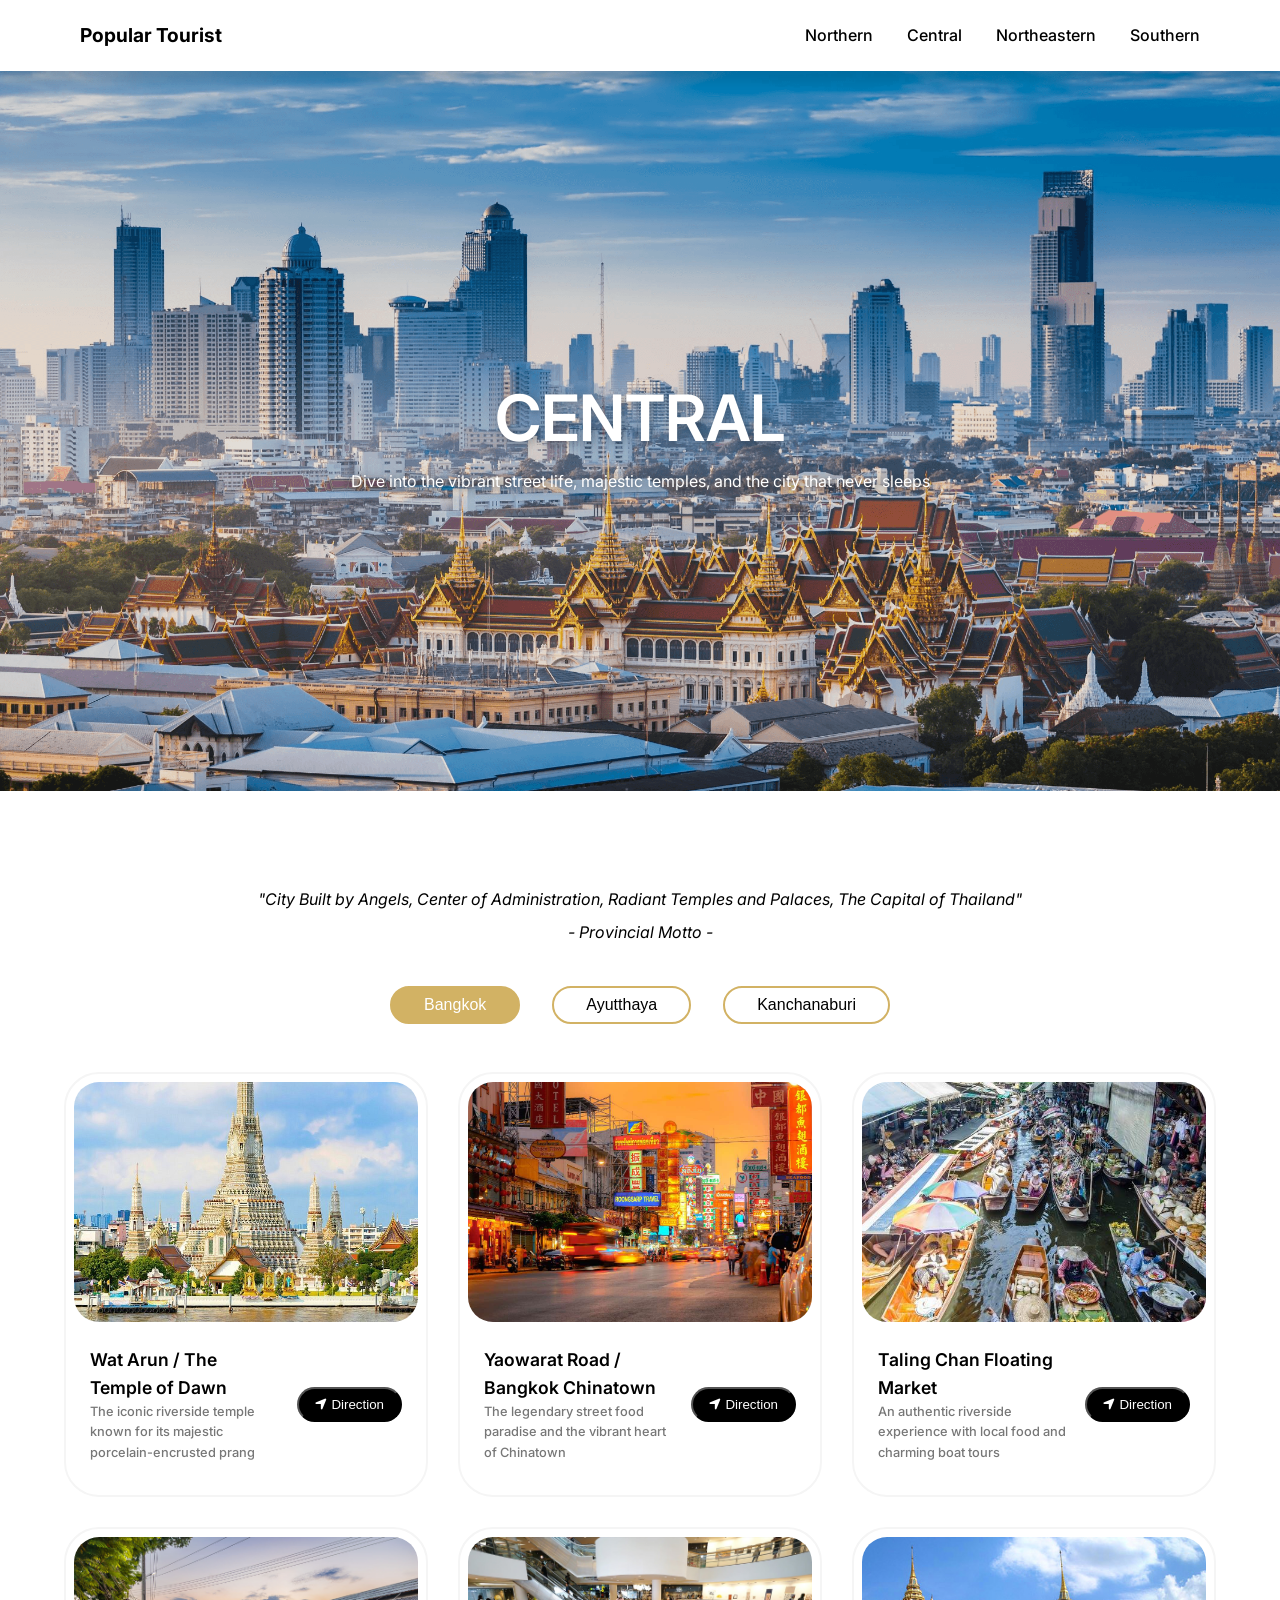
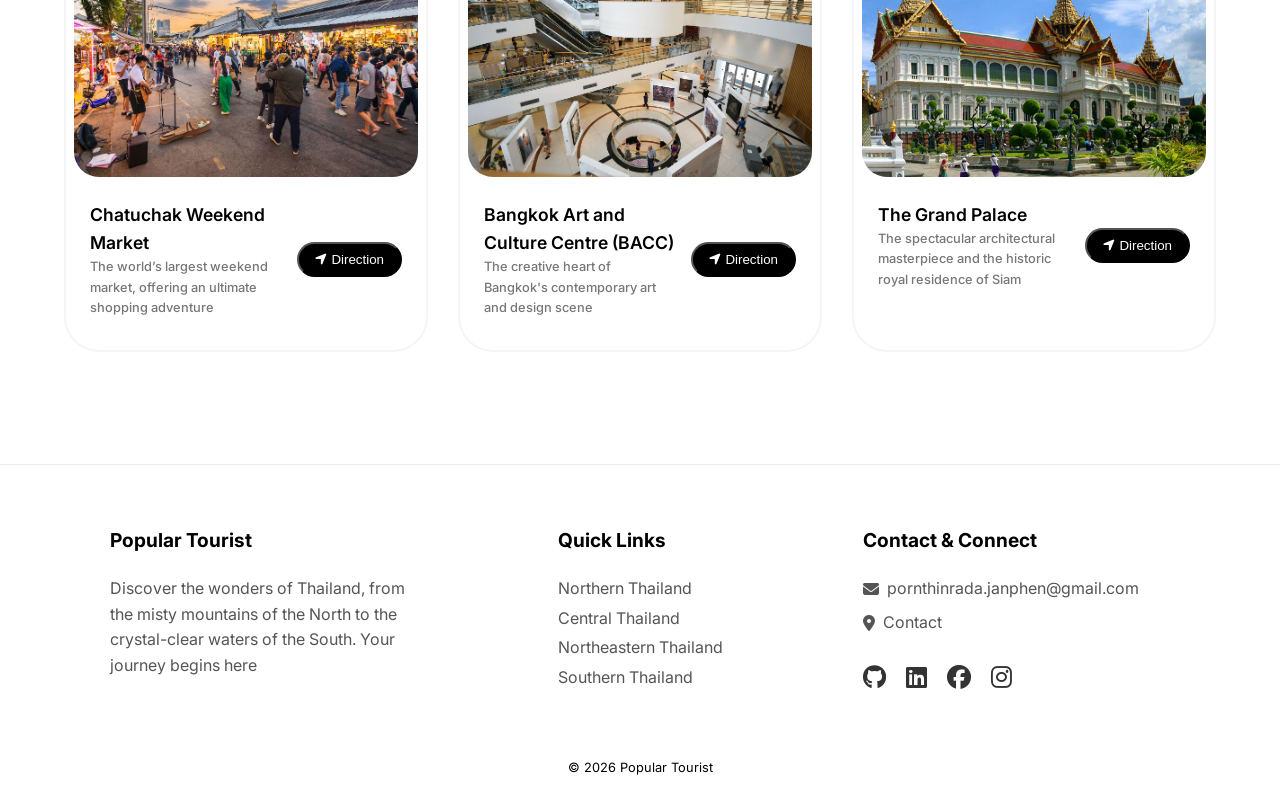
<file: html/central.html>
<!DOCTYPE html>
<html lang="en">
<head>
<meta charset="UTF-8">
  <meta charset="UTF-8">
  <meta name="viewport" content="width=device-width, initial-scale=1.0">
  <!-- Meta description for SEO -->
  <meta name="description" content="A webpage about popular tourist destinations around the Thailand.">
  <!-- favicon -->
  <link rel="icon" type="image/png/jpg" href="favicon.png">
  <!-- font link Inter, Open Sans, Roboto -->
  <link rel="preconnect" href="https://fonts.googleapis.com">
  <link rel="preconnect" href="https://fonts.gstatic.com" crossorigin>
  <link
    href="https://fonts.googleapis.com/css2?family=Inter:ital,opsz,wght@0,14..32,100..900;1,14..32,100..900&family=Open+Sans:ital,wght@0,300..800;1,300..800&family=Roboto:ital,wght@0,100..900;1,100..900&display=swap"
    rel="stylesheet">
  <!-- Icons -->
  <link rel="stylesheet" href="https://cdnjs.cloudflare.com/ajax/libs/font-awesome/6.5.1/css/all.min.css">
  <!-- css , js link -->
  <link rel="stylesheet" href="../css/northern.css">
  <script src="./central.js" defer></script>
  <script src="./sameDetail.js" defer></script>
  <title>Popular Tourist</title>

</head>
<body>
<!-- Header -->
  <header class="header">
    <a class="logo" href="#home" onclick="window.location.href='/index.html';">Popular Tourist</a>
    <div class="navbar" id="myNavbar">
      <a href="northern.html" class="navbarNorthern">Northern</a>
      <a href="central.html" class="navbarCentral">Central</a>
      <a href="northeastern.html" class="navbarNortheastern">Northeastern</a>
      <a href="southern.html" class="navbarSouthern">Southern</a>
    </div>

    <div class="hambergerMenu" onclick="myFunction(this)">
      <div class="bar1"></div>
      <div class="bar2"></div>
      <div class="bar3"></div>
    </div>

  </header>

  <div class="banner">
    <img src="../img/central/bangkok.jpg" class="bannerImage">
    <div class="bannerText">
      <p class="bannerTextOne">CENTRAL</p>
      <p class="bannerTextTwo">Dive into the vibrant street life, majestic temples, and the city that never sleeps</p>
    </div>

  </div>

  <main class="main">
    <p class="openText">"Grace of Doi Suthep, Pride of Traditions, Beauty of Blossoms, The Precious Nakhon Phing"</p>
    <p class="provincialMotto">- Provincial Motto -</p>

    <div class="selectProvince">
      <button class="tabSelect active" id="bangkok" onclick="activeSelectProvince(this)">
        <p>Bangkok</p>
      </button>

      <button class="tabSelect" id="ayutthaya" onclick="activeSelectProvince(this)">
        <p>Ayutthaya</p>
      </button>

      <button class="tabSelect" id="kanchanaburi" onclick="activeSelectProvince(this)">
        <p>Kanchanaburi</p>
      </button>
    </div>

    <div class="contentAll" id="contentBangkok">
      <div class="content">
        <img src="../img/central/watArun.jpg" alt="Wat Arun / The Temple of Dawn" class="img">
        <div class="contentHeading">
          
          <div class="heading">
            <p>Wat Arun / The Temple of Dawn</p>
            <p>The iconic riverside temple known for its majestic porcelain-encrusted prang</p>
          </div>

          <button onclick="direction('Wat Arun / The Temple of Dawn')">
            <i class="fa-solid fa-location-arrow"></i>
            <p>Direction</p>
          </button>
        </div>
      </div>
      <div class="content">
        <img src="../img/central/yaowaratRoad.jpg" alt="Yaowarat Road / Bangkok Chinatown" class="img">
        <div class="contentHeading">
          
          <div class="heading">
            <p>Yaowarat Road / Bangkok Chinatown</p>
            <p>The legendary street food paradise and the vibrant heart of Chinatown</p>
          </div>

          <button onclick="direction('Yaowarat Road / Bangkok Chinatown')">
            <i class="fa-solid fa-location-arrow"></i>
            <p>Direction</p>
          </button>
        </div>
      </div>
      <div class="content">
        <img src="../img/central/talingChan.jpg" alt="Taling Chan Floating Market" class="img">
        <div class="contentHeading">
          
          <div class="heading">
            <p>Taling Chan Floating Market</p>
            <p>An authentic riverside experience with local food and charming boat tours</p>
          </div>

          <button onclick="direction('Taling Chan Floating Market')">
            <i class="fa-solid fa-location-arrow"></i>
            <p>Direction</p>
          </button>
        </div>
      </div>
      <div class="content">
        <img src="../img/central/chatuchakWeekendMarket.jpg" alt="Chatuchak Weekend Market" class="img">
        <div class="contentHeading">
          
          <div class="heading">
            <p>Chatuchak Weekend Market</p>
            <p>The world’s largest weekend market, offering an ultimate shopping adventure</p>
          </div>

          <button onclick="direction('Chatuchak Weekend Market')">
            <i class="fa-solid fa-location-arrow"></i>
            <p>Direction</p>
          </button>
        </div>
      </div>
      <div class="content">
        <img src="../img/central/bacc.jpg" alt="Bangkok Art and Culture Centre (BACC)" class="img">
        <div class="contentHeading">
          
          <div class="heading">
            <p>Bangkok Art and Culture Centre (BACC)</p>
            <p>The creative heart of Bangkok's contemporary art and design scene</p>
          </div>

          <button onclick="direction('Bangkok Art and Culture Centre (BACC)')">
            <i class="fa-solid fa-location-arrow"></i>
            <p>Direction</p>
          </button>
        </div>
      </div>
      <div class="content">
        <img src="../img/central/grandPalace.jpg" alt="The Grand Palace" class="img">
        <div class="contentHeading">
          
          <div class="heading">
            <p>The Grand Palace</p>
            <p>The spectacular architectural masterpiece and the historic royal residence of Siam</p>
          </div>

          <button onclick="direction('The Grand Palace')">
            <i class="fa-solid fa-location-arrow"></i>
            <p>Direction</p>
          </button>
        </div>
      </div>
    </div>

    <div class="contentAll active" id="contentAyutthaya">
      <div class="content">
        <img src="../img/central/ayothayaFloating.jpg" alt="Ayothaya Floating Market" class="img">
        <div class="contentHeading">
          
          <div class="heading">
            <p>Ayothaya Floating Market</p>
            <p>A retro floating market showcasing traditional Thai lifestyle and local delicacies</p>
          </div>

          <button onclick="direction('Ayothaya Floating Market')">
            <i class="fa-solid fa-location-arrow"></i>
            <p>Direction</p>
          </button>
        </div>
      </div>
      <div class="content">
        <img src="../img/central/watYaiChaiMongkhon.jpg" alt="Wat Yai Chai Mongkhon" class="img">
        <div class="contentHeading">
          
          <div class="heading">
            <p>Wat Yai Chai Mongkhon</p>
            <p>The magnificent ancient temple featuring a towering victory stupa</p>
          </div>

          <button onclick="direction('Wat Yai Chai Mongkhon')">
            <i class="fa-solid fa-location-arrow"></i>
            <p>Direction</p>
          </button>
        </div>
      </div>
      <div class="content">
        <img src="../img/central/watPhraSiSanphet.jpg" alt="Wat Phra Si Sanphet" class="img">
        <div class="contentHeading">
          
          <div class="heading">
            <p>Wat Phra Si Sanphet</p>
            <p>The iconic ruins of the holiest temple inside the ancient Royal Palace</p>
          </div>

          <button onclick="direction('Wat Phra Si Sanphet')">
            <i class="fa-solid fa-location-arrow"></i>
            <p>Direction</p>
          </button>
        </div>
      </div>
      <div class="content">
        <img src="../img/central/ayutthayaElephantPalace.jpg" alt="Ayutthaya Elephant Palace & Royal Kraal" class="img">
        <div class="contentHeading">
          
          <div class="heading">
            <p>Ayutthaya Elephant Palace & Royal Kraal</p>
            <p>A unique camp offering memorable elephant rides through the historic ruins</p>
          </div>

          <button onclick="direction('Ayutthaya Elephant Palace & Royal Kraal')">
            <i class="fa-solid fa-location-arrow"></i>
            <p>Direction</p>
          </button>
        </div>
      </div>
    </div>

    <div class="contentAll active" id="contentKanchanaburi">
      <div class="content">
        <img src="../img/central/erawanWaterfall.jpg" alt="Erawan Waterfall" class="img">
        <div class="contentHeading">
          
          <div class="heading">
            <p>Erawan Waterfall</p>
            <p>The stunning seven-tiered emerald waterfall hidden in the lush jungle</p>
          </div>

          <button onclick="direction('Erawan Waterfall')">
            <i class="fa-solid fa-location-arrow"></i>
            <p>Direction</p>
          </button>
        </div>
      </div>
      <div class="content">
        <img src="../img/central/theBridge.jpg" alt="The Bridge on the River Kwai" class="img">
        <div class="contentHeading">
          
          <div class="heading">
            <p>The Bridge on the River Kwai</p>
            <p>The world-famous historic railway bridge and a symbol of World War II history</p>
          </div>

          <button onclick="direction('Wat Tham Suea / Tiger Cave Temple')">
            <i class="fa-solid fa-location-arrow"></i>
            <p>Direction</p>
          </button>
        </div>
      </div>
      <div class="content">
        <img src="../img/central/krasaeCave.jpg" alt="Krasae Cave & Death Railway" class="img">
        <div class="contentHeading">
          
          <div class="heading">
            <p>Krasae Cave & Death Railway</p>
            <p>The historic wooden railway bridge clinging to a steep cliff beside the Kwai Noi River</p>
          </div>

          <button onclick="direction('Krasae Cave & Death Railway')">
            <i class="fa-solid fa-location-arrow"></i>
            <p>Direction</p>
          </button>
        </div>
      </div>
      <div class="content">
        <img src="../img/central/kanchanaburiSkywalk.jpg" alt="Kanchanaburi Skywalk" class="img">
        <div class="contentHeading">
          
          <div class="heading">
            <p>Kanchanaburi Skywalk</p>
            <p>A thrilling glass walkway offering stunning panoramic views of the merging rivers</p>
          </div>

          <button onclick="direction('Kanchanaburi Skywalk')">
            <i class="fa-solid fa-location-arrow"></i>
            <p>Direction</p>
          </button>
        </div>
      </div>
    </div>

  </main>

  <!-- footer -->
  <footer class="footer">
    
    <div class="footerContent">
      <div class="footerContentDetail">
        <h3>Popular Tourist</h3>
        <p>Discover the wonders of Thailand, from the misty mountains of the North to the crystal-clear waters of the South. Your journey begins here</p>
      </div>

      <div class="footerContentDetail center-col">
        <div class="links-wrapper">
          <h3>Quick Links</h3>
          <div class="footerContentDetailLink">
            <a href="Northern.html">Northern Thailand</a>
            <a href="central.html">Central Thailand</a>
            <a href="northeastern.html">Northeastern Thailand</a>
            <a href="southern.html">Southern Thailand</a>
          </div>
        </div>
      </div>

      <div class="footerContentDetail">
        <h3>Contact & Connect</h3>
        <div class="contact">
          <p> <i class="fa-solid fa-envelope"></i> <span id="email"></span></p>
          <p> <i class="fa-solid fa-location-dot"></i> Contact</p>
        </div>

        <div class="socailIcon">
          <a href="#" id="github-link"><i class="fa-brands fa-github"></i></a>
          <a href="#" id="linkedin-link"><i class="fa-brands fa-linkedin"></i></a>
          <a href="#" id="facebook-link"><i class="fa-brands fa-facebook"></i></a>
          <a href="#" id="instagram-link"><i class="fa-brands fa-instagram"></i></a>
        </div>
      </div>
    </div>

    <div class="footerBottom">
      <p>© 2026 Popular Tourist</p>
    </div>

  </footer>
</body>
</html>
</file>
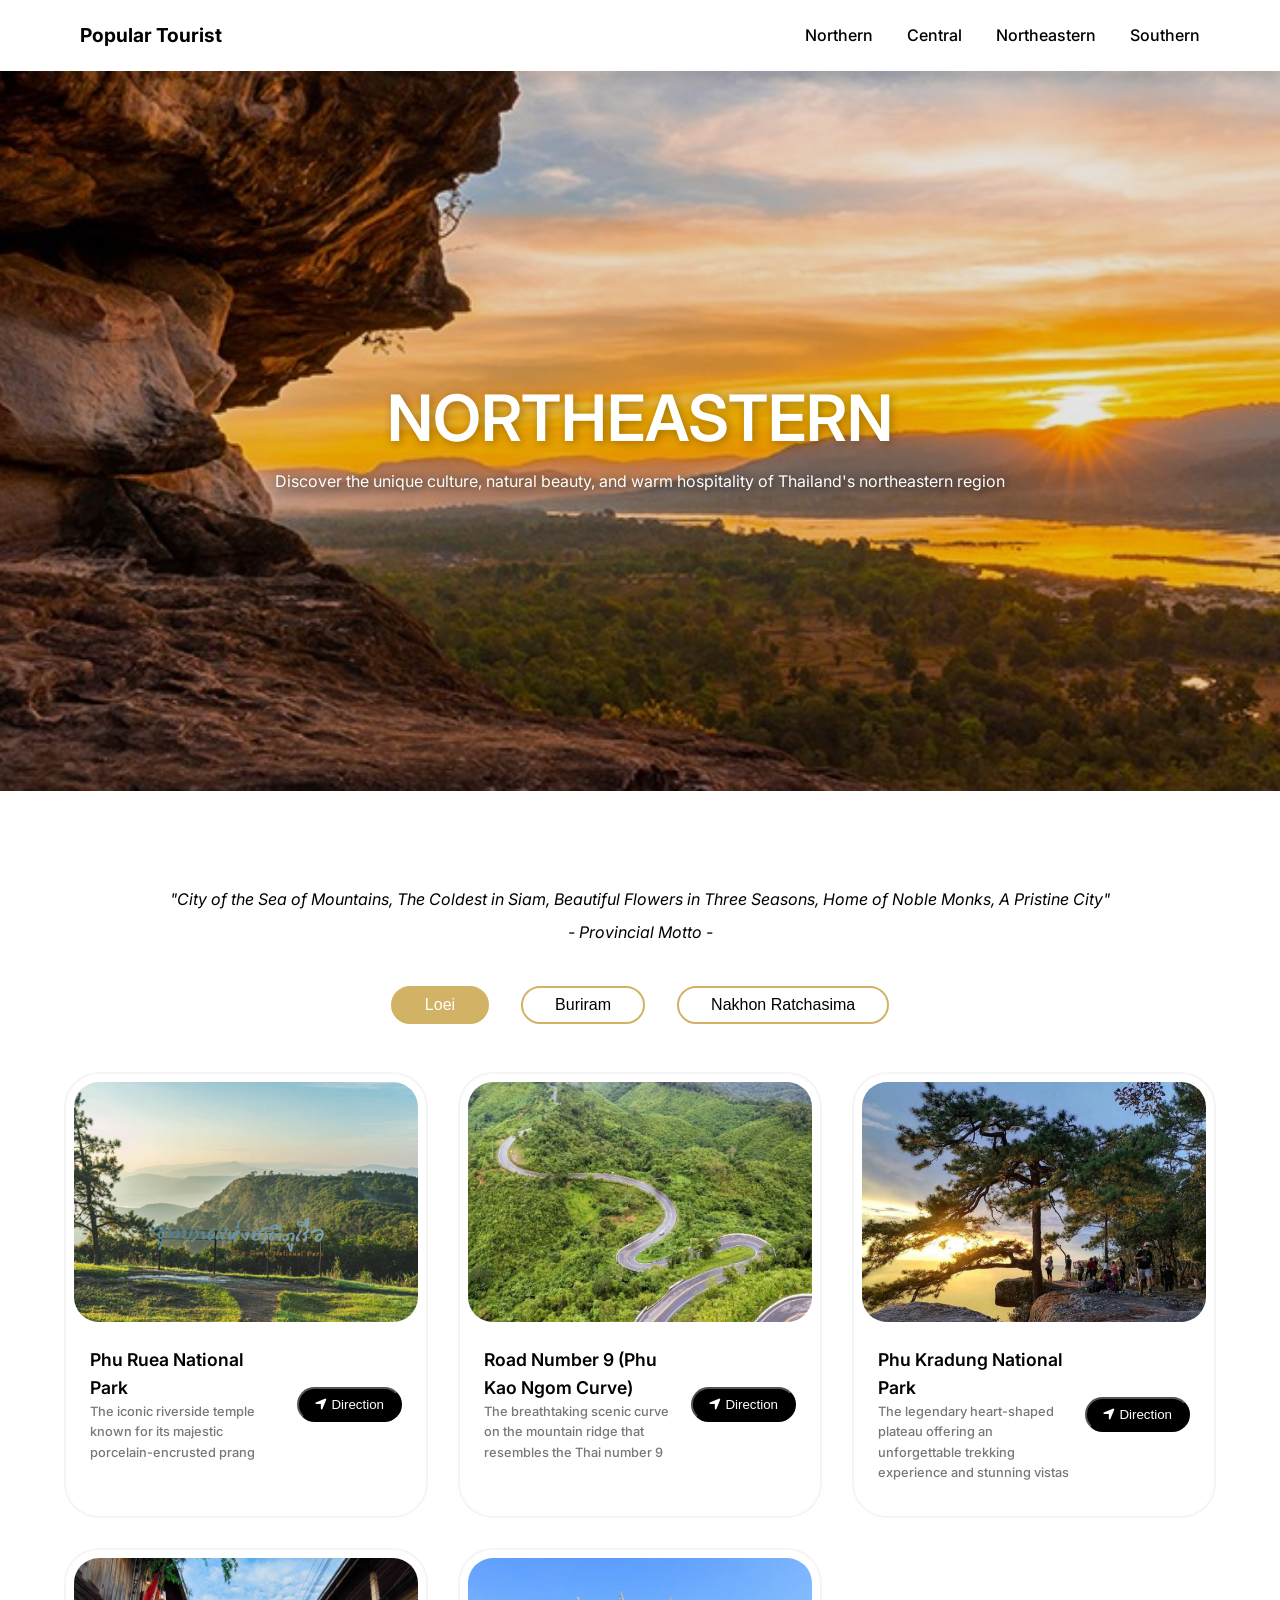
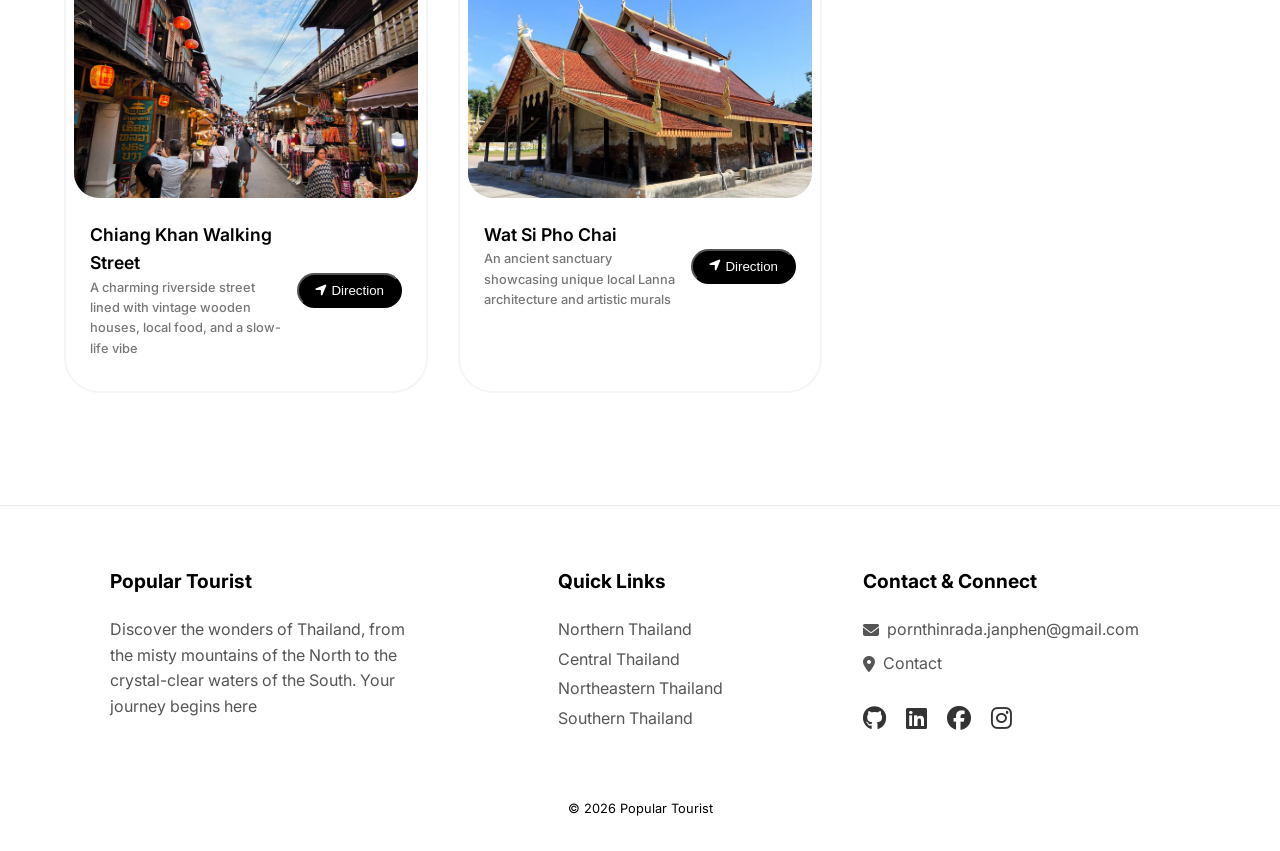
<file: html/northeastern.html>
<!DOCTYPE html>
<html lang="en">
<head>
<meta charset="UTF-8">
  <meta charset="UTF-8">
  <meta name="viewport" content="width=device-width, initial-scale=1.0">
  <!-- Meta description for SEO -->
  <meta name="description" content="A webpage about popular tourist destinations around the Thailand.">
  <!-- favicon -->
  <link rel="icon" type="image/png/jpg" href="favicon.png">
  <!-- font link Inter, Open Sans, Roboto -->
  <link rel="preconnect" href="https://fonts.googleapis.com">
  <link rel="preconnect" href="https://fonts.gstatic.com" crossorigin>
  <link
    href="https://fonts.googleapis.com/css2?family=Inter:ital,opsz,wght@0,14..32,100..900;1,14..32,100..900&family=Open+Sans:ital,wght@0,300..800;1,300..800&family=Roboto:ital,wght@0,100..900;1,100..900&display=swap"
    rel="stylesheet">
  <!-- Icons -->
  <link rel="stylesheet" href="https://cdnjs.cloudflare.com/ajax/libs/font-awesome/6.5.1/css/all.min.css">
  <!-- css , js link -->
  <link rel="stylesheet" href="../css/northern.css">
  <script src="./northeastern.js" defer></script>
  <script src="./sameDetail.js" defer></script>
  <title>Popular Tourist</title>

</head>
<body>
<!-- Header -->
  <header class="header">
    <a class="logo" href="#home" onclick="window.location.href='/index.html';">Popular Tourist</a>
    <div class="navbar" id="myNavbar">
      <a href="northern.html" class="navbarNorthern">Northern</a>
      <a href="central.html" class="navbarCentral">Central</a>
      <a href="northeastern.html" class="navbarNortheastern">Northeastern</a>
      <a href="southern.html" class="navbarSouthern">Southern</a>
    </div>

    <div class="hambergerMenu" onclick="myFunction(this)">
      <div class="bar1"></div>
      <div class="bar2"></div>
      <div class="bar3"></div>
    </div>

  </header>

  <div class="banner">
    <img src="../img/northeastern/northeastern.jpg" class="bannerImage">
    <div class="bannerText">
      <p class="bannerTextOne">NORTHEASTERN</p>
      <p class="bannerTextTwo">Discover the unique culture, natural beauty, and warm hospitality of Thailand's northeastern region</p>
    </div>

  </div>

  <main class="main">
    <p class="openText">"Grace of Doi Suthep, Pride of Traditions, Beauty of Blossoms, The Precious Nakhon Phing"</p>
    <p class="provincialMotto">- Provincial Motto -</p>

    <div class="selectProvince">
      <button class="tabSelect active" id="Loei" onclick="activeSelectProvince(this)">
        <p>Loei</p>
      </button>

      <button class="tabSelect" id="Buriram" onclick="activeSelectProvince(this)">
        <p>Buriram</p>
      </button>

      <button class="tabSelect" id="nakhonRatchasima" onclick="activeSelectProvince(this)">
        <p>Nakhon Ratchasima</p>
      </button>
    </div>

    <div class="contentAll" id="contentLoei">
      <div class="content">
        <img src="../img/northeastern/phuRueaNationalPark.jpg" alt="Phu Ruea National Park" class="img">
        <div class="contentHeading">
          
          <div class="heading">
            <p>Phu Ruea National Park</p>
            <p>The iconic riverside temple known for its majestic porcelain-encrusted prang</p>
          </div>

          <button onclick="direction('Phu Ruea National Park')">
            <i class="fa-solid fa-location-arrow"></i>
            <p>Direction</p>
          </button>
        </div>
      </div>
      <div class="content">
        <img src="../img/northeastern/road9.jpg" alt="Road Number 9 (Phu Kao Ngom Curve)" class="img">
        <div class="contentHeading">
          
          <div class="heading">
            <p>Road Number 9 (Phu Kao Ngom Curve)</p>
            <p>The breathtaking scenic curve on the mountain ridge that resembles the Thai number 9</p>
          </div>

          <button onclick="direction('Road Number 9 (Phu Kao Ngom Curve)')">
            <i class="fa-solid fa-location-arrow"></i>
            <p>Direction</p>
          </button>
        </div>
      </div>
      <div class="content">
        <img src="../img/northeastern/phuKradungNationalPark.jpg" alt="Phu Kradung National Park" class="img">
        <div class="contentHeading">
          
          <div class="heading">
            <p>Phu Kradung National Park</p>
            <p>The legendary heart-shaped plateau offering an unforgettable trekking experience and stunning vistas</p>
          </div>

          <button onclick="direction('Phu Kradung National Park')">
            <i class="fa-solid fa-location-arrow"></i>
            <p>Direction</p>
          </button>
        </div>
      </div>
      <div class="content">
        <img src="../img/northeastern/chiangKhanWalkingStreet.jpg" alt="Chiang Khan Walking Street" class="img">
        <div class="contentHeading">
          
          <div class="heading">
            <p>Chiang Khan Walking Street</p>
            <p>A charming riverside street lined with vintage wooden houses, local food, and a slow-life vibe</p>
          </div>

          <button onclick="direction('Chiang Khan Walking Street')">
            <i class="fa-solid fa-location-arrow"></i>
            <p>Direction</p>
          </button>
        </div>
      </div>
      <div class="content">
        <img src="../img/northeastern/watSiPhoChai.jpg" alt="Wat Si Pho Chai" class="img">
        <div class="contentHeading">
          
          <div class="heading">
            <p>Wat Si Pho Chai</p>
            <p>An ancient sanctuary showcasing unique local Lanna architecture and artistic murals</p>
          </div>

          <button onclick="direction('Wat Si Pho Chai')">
            <i class="fa-solid fa-location-arrow"></i>
            <p>Direction</p>
          </button>
        </div>
      </div>
    </div>

    <div class="contentAll active" id="contentBuriram">
      <div class="content">
        <img src="../img/northeastern/phanomRungHistoricalPark.jpg" alt="Phanom Rung Historical Park" class="img"> 
        <div class="contentHeading">
          
          <div class="heading">
            <p>Phanom Rung Historical Park</p>
            <p>A stunning Khmer temple complex set on an extinct volcano, famous for its solar alignment</p>
          </div>

          <button onclick="direction('Phanom Rung Historical Park')">
            <i class="fa-solid fa-location-arrow"></i>
            <p>Direction</p>
          </button>
        </div>
      </div>
      <div class="content">
        <img src="../img/northeastern/prasatMuangTam.jpg" alt="Prasat Muang Tam" class="img">
        <div class="contentHeading">
          
          <div class="heading">
            <p>Prasat Muang Tam</p>
            <p>An ancient sanctuary known for its beautiful L-shaped ponds and intricate stone carvings</p>
          </div>

          <button onclick="direction('Prasat Muang Tam')">
            <i class="fa-solid fa-location-arrow"></i>
            <p>Direction</p>
          </button>
        </div>
      </div>
      <div class="content">
        <img src="../img/northeastern/sorkraoWalkingStreet.jpg" alt="Sorkrao Walking Street" class="img">
        <div class="contentHeading">
          
          <div class="heading">
            <p>Sorkrao Walking Street</p>
            <p>A vibrant weekend market featuring local street food, crafts, and authentic cultural performances</p>
          </div>

          <button onclick="direction('Sorkrao Walking Street')">
            <i class="fa-solid fa-location-arrow"></i>
            <p>Direction</p>
          </button>
        </div>
      </div>
      <div class="content">
        <img src="../img/northeastern/buriramCityPillarShrine.jpg" alt="Buriram City Pillar Shrine" class="img">
        <div class="contentHeading">
          
          <div class="heading">
            <p>Buriram City Pillar Shrine</p>
            <p>A unique camp offering memorable elephant rides through the historic ruins</p>
          </div>

          <button onclick="direction('Buriram City Pillar Shrine')">
            <i class="fa-solid fa-location-arrow"></i>
            <p>Direction</p>
          </button>
        </div>
      </div>
      <div class="content">
        <img src="../img/northeastern/changInternationalCircuit.jpg" alt="Chang International Circuit" class="img"> 
        <div class="contentHeading">
          
          <div class="heading">
            <p>Chang International Circuit</p>
            <p>Thailand's world-class motorsport track and international racing events</p>
          </div>

          <button onclick="direction('Chang International Circuit')">
            <i class="fa-solid fa-location-arrow"></i>
            <p>Direction</p>
          </button>
        </div>
      </div>
      <div class="content">
        <img src="../img/northeastern/changArena.jpg" alt="Chang Arena" class="img"> 
        <div class="contentHeading">
          
          <div class="heading">
            <p>Chang Arena</p>
            <p>The iconic home of Buriram United, Thailand’s largest modern football stadium</p>
          </div>

          <button onclick="direction('Chang Arena')">
            <i class="fa-solid fa-location-arrow"></i>
            <p>Direction</p>
          </button>
        </div>
      </div>
    </div>

    <div class="contentAll active" id="contentNakhonRatchasima">
      <div class="content">
        <img src="../img/northeastern/wihanThepWitthayakom.jpg" alt="Wihan Thep Witthayakom" class="img">
        <div class="contentHeading">
          
          <div class="heading">
            <p>Wihan Thep Witthayakom</p>
            <p>A masterpiece of Buddhist art dedicated to Luang Pho Khun</p>
          </div>

          <button onclick="direction('Wihan Thep Witthayakom')">
            <i class="fa-solid fa-location-arrow"></i>
            <p>Direction</p>
          </button>
        </div>
      </div>
      <div class="content">
        <img src="../img/northeastern/thaoSuranariMonument.jpg" alt="Thao Suranari Monument" class="img">
        <div class="contentHeading">
          
          <div class="heading">
            <p>Thao Suranari Monument</p>
            <p>The sacred statue of the brave heroine who saved Korat</p>
          </div>

          <button onclick="direction('Thao Suranari Monument')">
            <i class="fa-solid fa-location-arrow"></i>
            <p>Direction</p>
          </button>
        </div>
      </div>
      <div class="content">
        <img src="../img/northeastern/sunflowerField.jpg" alt="Rai Manee Sorn Sunflower Field" class="img">
        <div class="contentHeading">
          
          <div class="heading">
            <p>Rai Manee Sorn Sunflower Field</p>
            <p>A vast, golden sea of sunflowers stretching across the scenic hills of Khao Yai</p>
          </div>

          <button onclick="direction('Rai Manee Sorn Sunflower Field')">
            <i class="fa-solid fa-location-arrow"></i>
            <p>Direction</p>
          </button>
        </div>
      </div>
      <div class="content">
        <img src="../img/northeastern/watLuangPhoTo.jpg" alt="Wat Luang Pho To" class="img">
        <div class="contentHeading">
          
          <div class="heading">
            <p>Wat Luang Pho To</p>
            <p>Home to the world’s largest statue of Somdej Toh, set within a beautifully landscaped and peaceful park</p>
          </div>

          <button onclick="direction('Wat Luang Pho To')">
            <i class="fa-solid fa-location-arrow"></i>
            <p>Direction</p>
          </button>
        </div>
      </div>
    </div>

  </main>

  <!-- footer -->
  <footer class="footer">
    
    <div class="footerContent">
      <div class="footerContentDetail">
        <h3>Popular Tourist</h3>
        <p>Discover the wonders of Thailand, from the misty mountains of the North to the crystal-clear waters of the South. Your journey begins here</p>
      </div>

      <div class="footerContentDetail center-col">
        <div class="links-wrapper">
          <h3>Quick Links</h3>
          <div class="footerContentDetailLink">
            <a href="Northern.html">Northern Thailand</a>
            <a href="central.html">Central Thailand</a>
            <a href="northeastern.html">Northeastern Thailand</a>
            <a href="southern.html">Southern Thailand</a>
          </div>
        </div>
      </div>

      <div class="footerContentDetail">
        <h3>Contact & Connect</h3>
        <div class="contact">
          <p> <i class="fa-solid fa-envelope"></i> <span id="email"></span></p>
          <p> <i class="fa-solid fa-location-dot"></i> Contact</p>
        </div>

        <div class="socailIcon">
          <a href="#"><i class="fa-brands fa-github"></i></a>
          <a href="#"><i class="fa-brands fa-linkedin"></i></a>
          <a href="#"><i class="fa-brands fa-facebook"></i></a>
          <a href="#"><i class="fa-brands fa-instagram"></i></a>
        </div>
      </div>
    </div>

    <div class="footerBottom">
      <p>© 2026 Popular Tourist</p>
    </div>

  </footer>
</body>
</html>
</file>
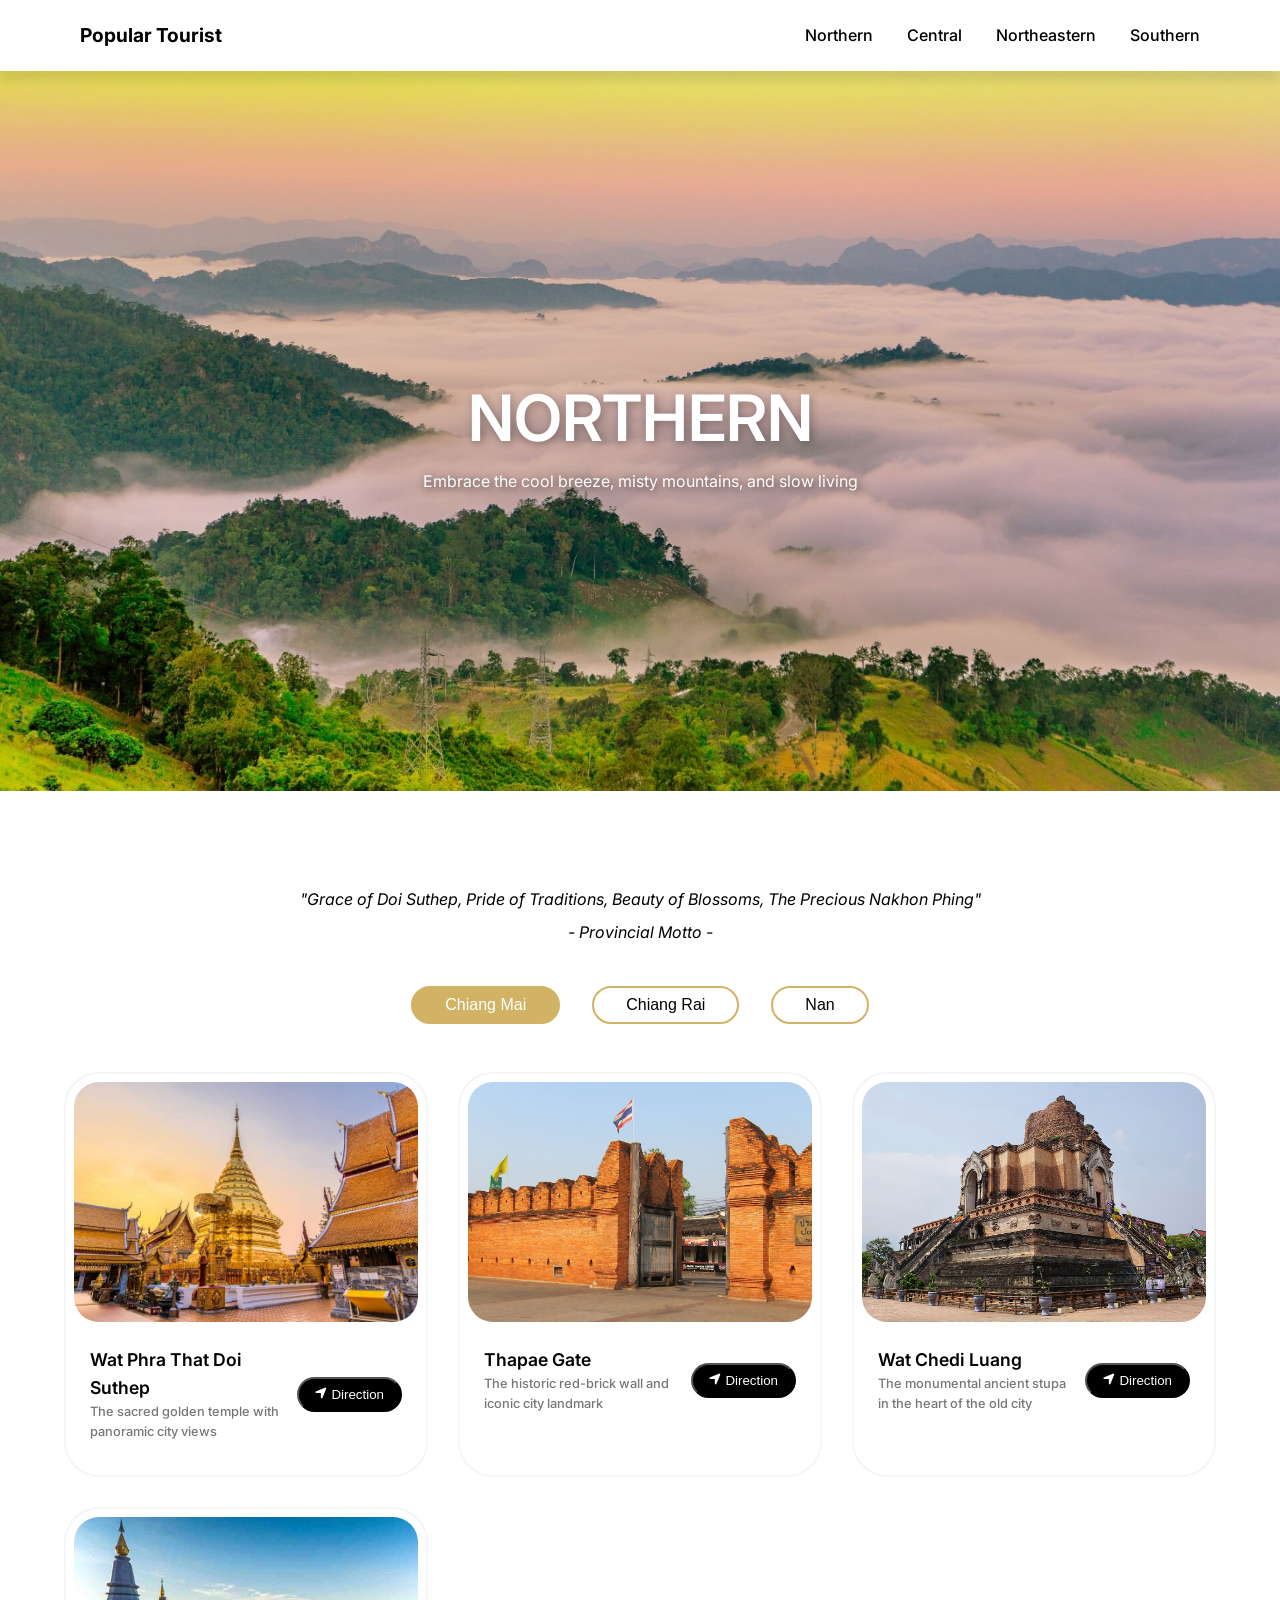
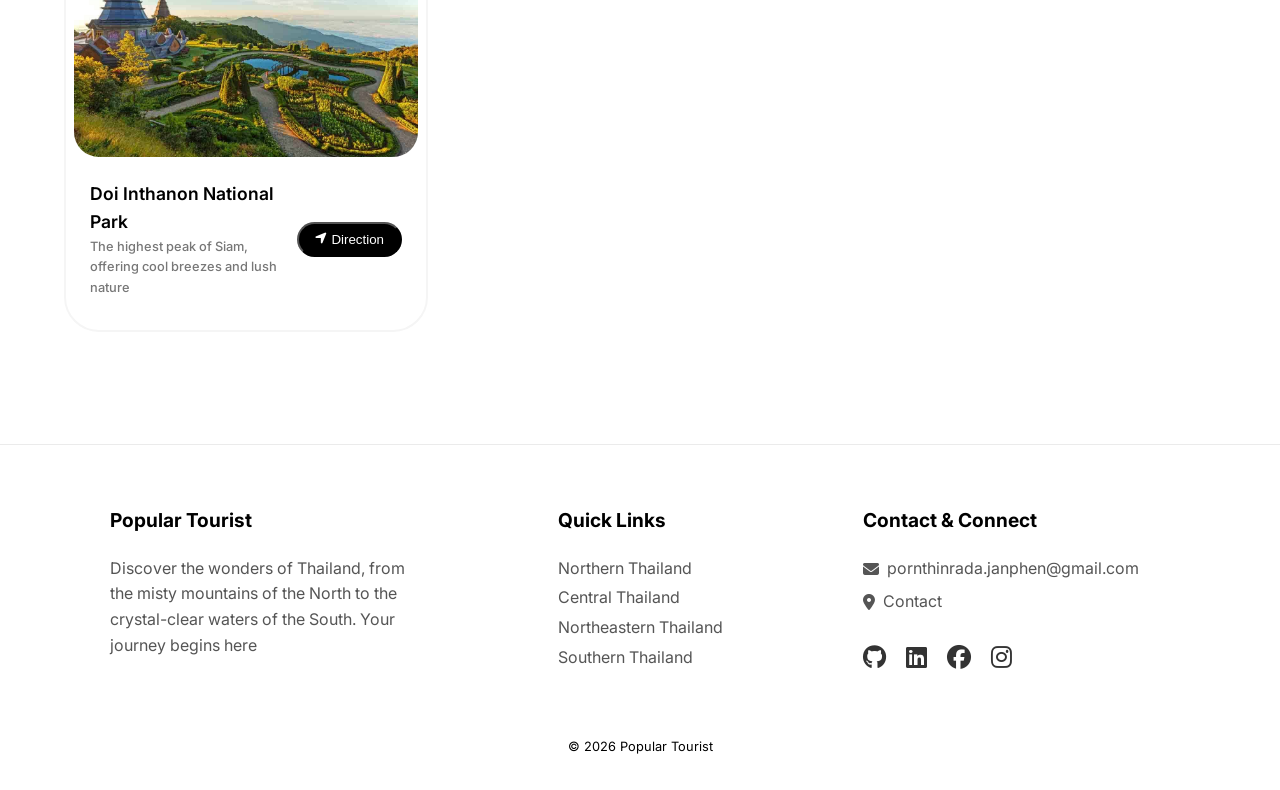
<file: html/northern.html>
<!DOCTYPE html>
<html lang="en">
<head>
  <meta charset="UTF-8">
  <meta name="viewport" content="width=device-width, initial-scale=1.0">
  <!-- Meta description for SEO -->
  <meta name="description" content="A webpage about popular tourist destinations around the Thailand.">
  <!-- favicon -->
  <link rel="icon" type="image/png/jpg" href="favicon.png">
  <!-- font link Inter, Open Sans, Roboto -->
  <link rel="preconnect" href="https://fonts.googleapis.com">
  <link rel="preconnect" href="https://fonts.gstatic.com" crossorigin>
  <link
    href="https://fonts.googleapis.com/css2?family=Inter:ital,opsz,wght@0,14..32,100..900;1,14..32,100..900&family=Open+Sans:ital,wght@0,300..800;1,300..800&family=Roboto:ital,wght@0,100..900;1,100..900&display=swap"
    rel="stylesheet">
  <!-- Icons -->
  <link rel="stylesheet" href="https://cdnjs.cloudflare.com/ajax/libs/font-awesome/6.5.1/css/all.min.css">
  <!-- css , js link -->
  <link rel="stylesheet" href="../css/northern.css">
  <script src="./northern.js" defer></script>
  <script src="./sameDetail.js" defer></script>
  <title>Popular Tourist</title>
  
</head>
<body>
  <!-- Header -->
  <header class="header">
    <a class="logo" href="#home" onclick="window.location.href='/index.html';">Popular Tourist</a>
    <div class="navbar" id="myNavbar">
      <a href="northern.html" class="navbarNorthern">Northern</a>
      <a href="central.html" class="navbarCentral">Central</a>
      <a href="northeastern.html" class="navbarNortheastern">Northeastern</a>
      <a href="southern.html" class="navbarSouthern">Southern</a>
    </div>

    <div class="hambergerMenu" onclick="myFunction(this)">
      <div class="bar1"></div>
      <div class="bar2"></div>
      <div class="bar3"></div>
    </div>

  </header>

  <div class="banner">
    <img src="../img/northern/northern.jpg" class="bannerImage">
    <div class="bannerText">
      <p class="bannerTextOne">NORTHERN</p>
      <p class="bannerTextTwo">Embrace the cool breeze, misty mountains, and slow living</p>
    </div>

  </div>

  <main class="main">
    <p class="openText">"Grace of Doi Suthep, Pride of Traditions, Beauty of Blossoms, The Precious Nakhon Phing"</p>
    <p class="provincialMotto">- Provincial Motto -</p>

    <div class="selectProvince">
      <button class="tabSelect active" id="chiangmai" onclick="activeSelectProvince(this)">
        <p>Chiang Mai</p>
      </button>

      <button class="tabSelect" id="chiangrai" onclick="activeSelectProvince(this)">
        <p>Chiang Rai</p>
      </button>

      <button class="tabSelect" id="Nan" onclick="activeSelectProvince(this)">
        <p>Nan</p>
      </button>
    </div>

    <div class="contentAll" id="contentChiangMai">
      <div class="content">
        <img src="../img/northern/watPhraThatDoiSuthep.jpg" alt="Wat Phra That Doi Suthep" class="img">
        <div class="contentHeading">
        
          <div class="heading">
            <p>Wat Phra That Doi Suthep</p>
            <p>The sacred golden temple with panoramic city views</p>
          </div>

          <button onclick="direction('Wat Phra That Doi Suthep')">
            <i class="fa-solid fa-location-arrow"></i>
            <p>Direction</p>
          </button>
        </div>
      </div>
      <div class="content">
        <img src="../img/northern/thapaeGate.jpg" alt="Thapae Gate" class="img">
        <div class="contentHeading">
          
          <div class="heading">
            <p>Thapae Gate</p>
            <p>The historic red-brick wall and iconic city landmark</p>
          </div>

          <button onclick="direction('Thapae Gate')">
            <i class="fa-solid fa-location-arrow"></i>
            <p>Direction</p>
          </button>
        </div>
      </div>
      <div class="content">
        <img src="../img/northern/watChediLuang.jpg" alt="Wat Chedi Luang" class="img">
        <div class="contentHeading">
          
          <div class="heading">
            <p>Wat Chedi Luang</p>
            <p>The monumental ancient stupa in the heart of the old city</p>
          </div>

          <button onclick="direction('Wat Chedi Luang')">
            <i class="fa-solid fa-location-arrow"></i>
            <p>Direction</p>
          </button>
        </div>
      </div>
      <div class="content">
        <img src="../img/northern/doiInthanon.jpg" alt="Doi Inthanon National Park" class="img">
        <div class="contentHeading">
          
          <div class="heading">
            <p>Doi Inthanon National Park</p>
            <p>The highest peak of Siam, offering cool breezes and lush nature</p>
          </div>

          <button onclick="direction('Doi Inthanon National Park')">
            <i class="fa-solid fa-location-arrow"></i>
            <p>Direction</p>
          </button>
        </div>
      </div>
    </div>

    <div class="contentAll active" id="contentChiangRai">
      <div class="content">
        <img src="../img/northern/whiteTemple.jpg" alt="Wat Rong Khun / White Temple" class="img">
        <div class="contentHeading">

          <div class="heading">
            <p>Wat Rong Khun / White Temple</p>
            <p>The stunning white temple adorned with intricate glass reflections</p>
          </div>

          <button onclick="direction('Wat Rong Khun / White Temple')">
            <i class="fa-solid fa-location-arrow"></i>
            <p>Direction</p>
          </button>
        </div>
      </div>
      <div class="content">
        <img src="../img/northern/blackHouse.jpg" alt="Baan Dam Museum / Black House" class="img">
        <div class="contentHeading">
          
          <div class="heading">
            <p>Baan Dam Museum / Black House</p>
            <p>A unique architectural collection representing the darker side of art</p>
          </div>

          <button onclick="direction('Baan Dam Museum / Black House')">
            <i class="fa-solid fa-location-arrow"></i>
            <p>Direction</p>
          </button>
        </div>
      </div>
      <div class="content">
        <img src="../img/northern/doiTung.jpg" alt="Doi Tung" class="img">
        <div class="contentHeading">
          
          <div class="heading">
            <p>Doi Tung</p>
            <p>The beautiful royal villa surrounded by vibrant blooming gardens</p>
          </div>

          <button onclick="direction('Doi Tung')">
            <i class="fa-solid fa-location-arrow"></i>
            <p>Direction</p>
          </button>
        </div>
      </div>
      <div class="content">
        <img src="../img/northern/singhaPark.jpg" alt="Singha Park Chiang Rai" class="img">
        <div class="contentHeading">
          
          <div class="heading">
            <p>Singha Park Chiang Rai</p>
            <p>A scenic agricultural park with tea plantations and exciting activities</p>
          </div>

          <button onclick="direction('Singha Park Chiang Rai')">
            <i class="fa-solid fa-location-arrow"></i>
            <p>Direction</p>
          </button>
        </div>
      </div>
      <div class="content">
        <img src="../img/northern/goldenTriangle.jpg" alt="Golden Triangle" class="img">
        <div class="contentHeading">
          
          <div class="heading">
            <p>Golden Triangle</p>
            <p>The historic meeting point of the borders of Thailand, Laos, and Myanmar</p>
          </div>

          <button onclick="direction('Golden Triangle')">
            <i class="fa-solid fa-location-arrow"></i>
            <p>Direction</p>
          </button>
        </div>
      </div>
    </div>

    <div class="contentAll active" id="contentNan">
      <div class="content">
        <img src="../img/northern/doiSamerDao.jpg" alt="Doi Samer Dao" class="img">
        <div class="contentHeading">
          
          <div class="heading">
            <p>Doi Samer Dao</p>
            <p>The mountain that touches the stars, perfect for stargazing and the sea of mist</p>
          </div>

          <button onclick="direction('Doi Samer Dao')">
            <i class="fa-solid fa-location-arrow"></i>
            <p>Direction</p>
          </button>
        </div>
      </div>
      <div class="content">
        <img src="../img/northern/road3.jpeg" alt="Road No. 3" class="img">
        <div class="contentHeading">
          
          <div class="heading">
            <p>Road No. 3</p>
            <p>The famous scenic curve on the mountain ridge that perfectly resembles the number 3</p>
          </div>

          <button onclick="direction('Road No. 3')">
            <i class="fa-solid fa-location-arrow"></i>
            <p>Direction</p>
          </button>
        </div>
      </div>
      <div class="content">
        <img src="../img/northern/sapanVillage.jpg" alt="Sapan Village" class="img">
        <div class="contentHeading">
          
          <div class="heading">
            <p>Sapan Village</p>
            <p>A peaceful hidden village surrounded by misty mountains and rice terraces</p>
          </div>

          <button onclick="direction('Sapan Village')">
            <i class="fa-solid fa-location-arrow"></i>
            <p>Direction</p>
          </button>
        </div>
      </div>
      <div class="content">
        <img src="../img/northern/watPhumin.jpg" alt="Wat Phumin" class="img">
        <div class="contentHeading">
          
          <div class="heading">
            <p>Wat Phumin</p>
            <p>The iconic ancient temple home to the world-famous "Whispering Love" mural</p>
          </div>

          <button onclick="direction('Wat Phumin')">
            <i class="fa-solid fa-location-arrow"></i>
            <p>Direction</p>
          </button>
        </div>
      </div>
      <div class="content">
        <img src="../img/northern/nanWalkingStreet.jpg" alt="Nan Walking Street" class="img">
        <div class="contentHeading">
      
          <div class="heading">
            <p>Nan Walking Street</p>
            <p>A vibrant evening market featuring local crafts and delicious street food, open on Friday to Sunday</p>
          </div>

          <button onclick="direction('Nan Walking Street')">
            <i class="fa-solid fa-location-arrow"></i>
            <p>Direction</p>
          </button>
        </div>
      </div>
    </div>

  </main>

  <!-- footer -->
  <footer class="footer">
    
    <div class="footerContent">
      <div class="footerContentDetail">
        <h3>Popular Tourist</h3>
        <p>Discover the wonders of Thailand, from the misty mountains of the North to the crystal-clear waters of the South. Your journey begins here</p>
      </div>

      <div class="footerContentDetail center-col">
        <div class="links-wrapper">
          <h3>Quick Links</h3>
          <div class="footerContentDetailLink">
            <a href="northern.html">Northern Thailand</a>
            <a href="central.html">Central Thailand</a>
            <a href="northeastern.html">Northeastern Thailand</a>
            <a href="southern.html">Southern Thailand</a>
          </div>
        </div>
      </div>

      <div class="footerContentDetail">
        <h3>Contact & Connect</h3>
        <div class="contact">
          <p> <i class="fa-solid fa-envelope"></i> <span id="email"></span></p>
          <p> <i class="fa-solid fa-location-dot"></i> Contact</p>
        </div>

        <div class="socailIcon">
          <a href="#" id="github-link"><i class="fa-brands fa-github"></i></a>
          <a href="#" id="linkedin-link"><i class="fa-brands fa-linkedin"></i></a>
          <a href="#" id="facebook-link"><i class="fa-brands fa-facebook"></i></a>
          <a href="#" id="instagram-link"><i class="fa-brands fa-instagram"></i></a>
        </div>
      </div>
    </div>

    <div class="footerBottom">
      <p>© 2026 Popular Tourist</p>
    </div>

  </footer>

</body>
</html>
</file>
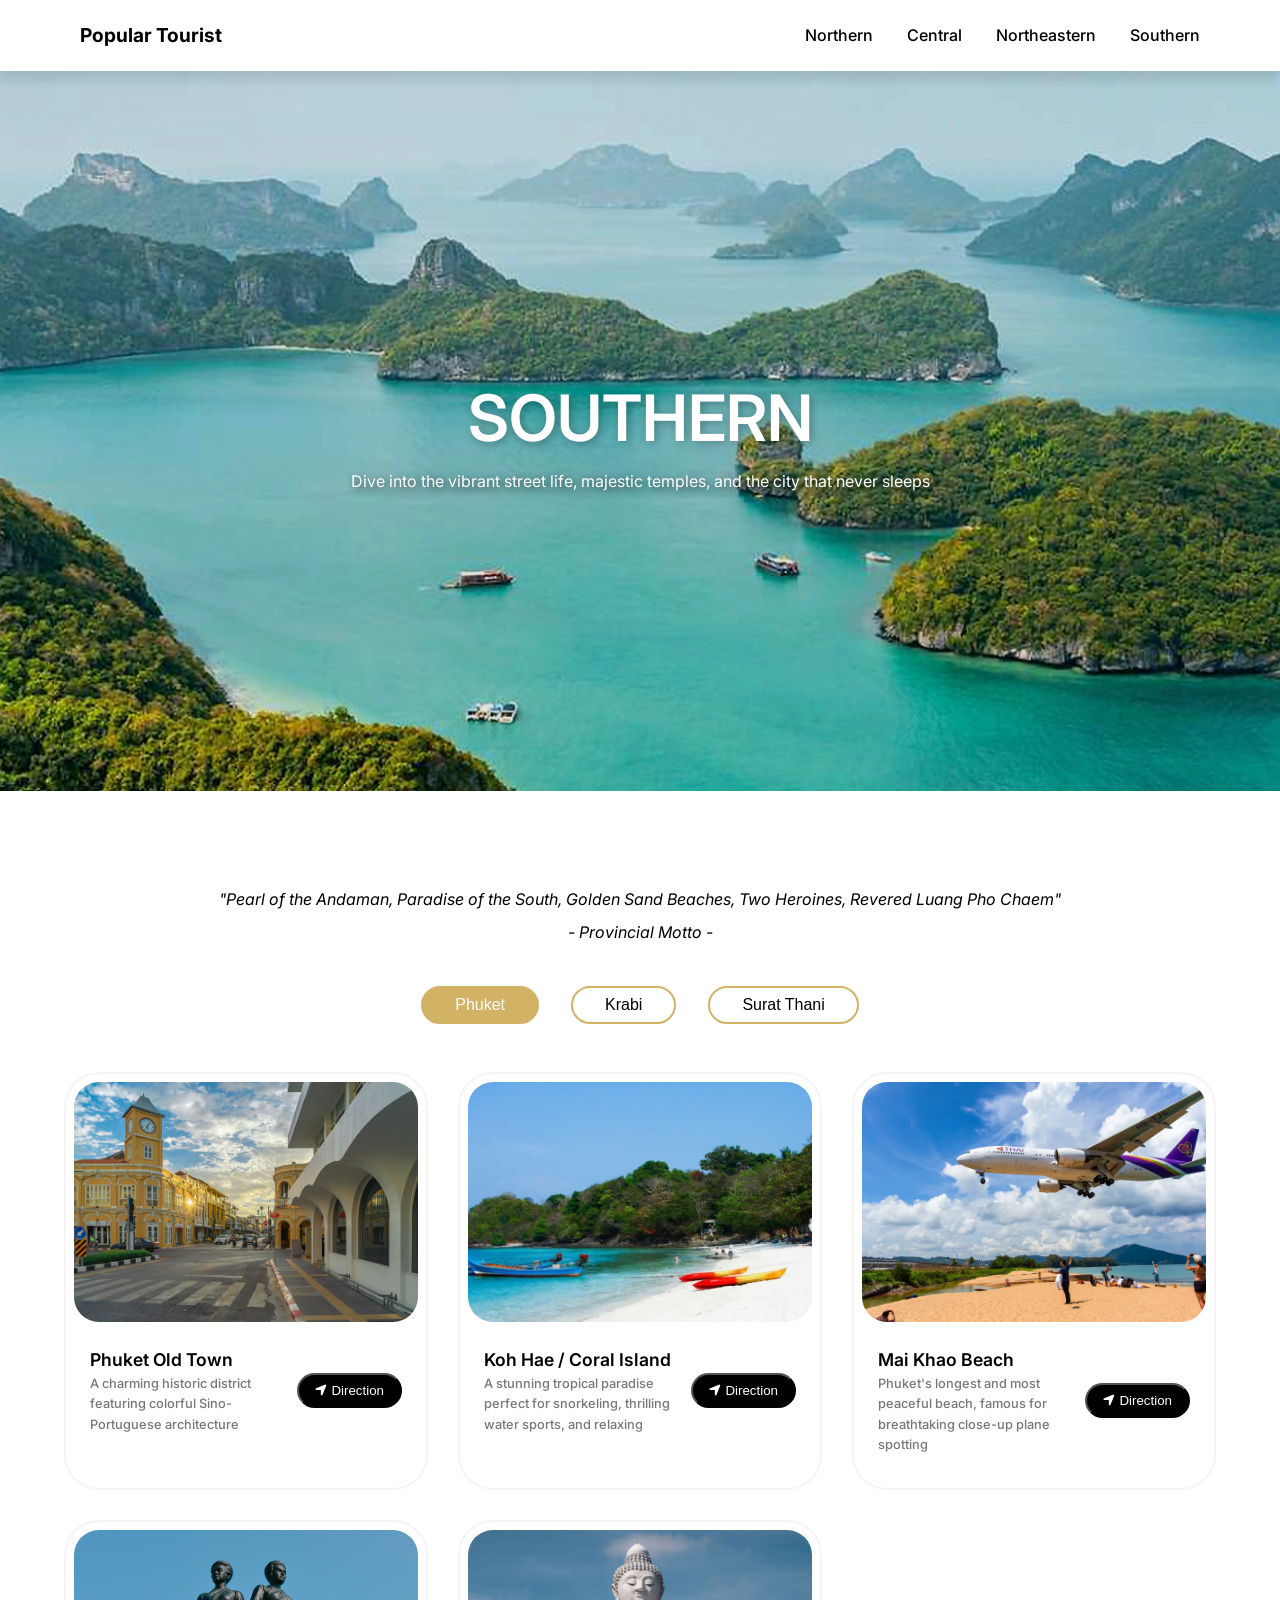
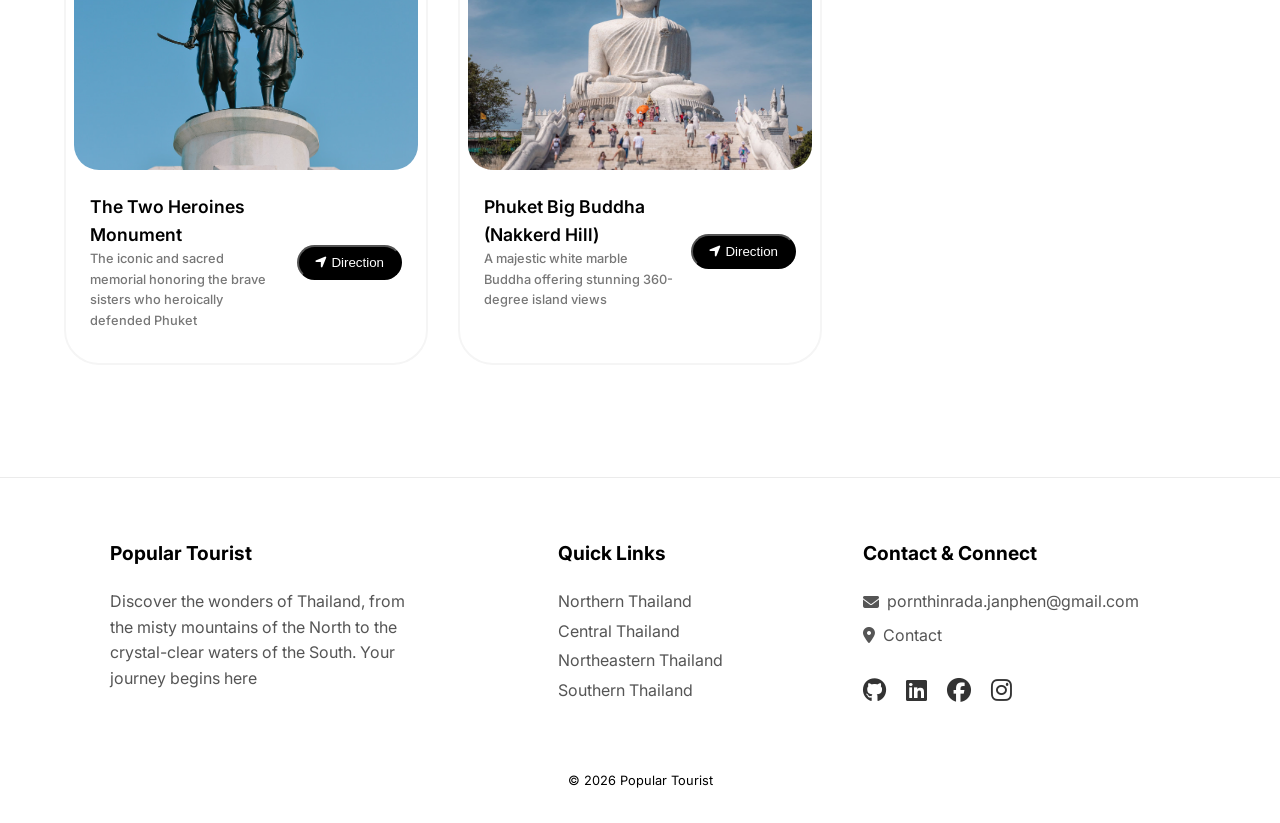
<file: html/southern.html>
<!DOCTYPE html>
<html lang="en">
<head>
<meta charset="UTF-8">
  <meta charset="UTF-8">
  <meta name="viewport" content="width=device-width, initial-scale=1.0">
  <!-- Meta description for SEO -->
  <meta name="description" content="A webpage about popular tourist destinations around the Thailand.">
  <!-- favicon -->
  <link rel="icon" type="image/png/jpg" href="favicon.png">
  <!-- font link Inter, Open Sans, Roboto -->
  <link rel="preconnect" href="https://fonts.googleapis.com">
  <link rel="preconnect" href="https://fonts.gstatic.com" crossorigin>
  <link
    href="https://fonts.googleapis.com/css2?family=Inter:ital,opsz,wght@0,14..32,100..900;1,14..32,100..900&family=Open+Sans:ital,wght@0,300..800;1,300..800&family=Roboto:ital,wght@0,100..900;1,100..900&display=swap"
    rel="stylesheet">
  <!-- Icons -->
  <link rel="stylesheet" href="https://cdnjs.cloudflare.com/ajax/libs/font-awesome/6.5.1/css/all.min.css">
  <!-- css , js link -->
  <link rel="stylesheet" href="../css/northern.css"> 
  <script src="./southern.js" defer></script>
  <script src="./sameDetail.js" defer></script>
  <title>Popular Tourist</title>

</head>
<body>
<!-- Header -->
  <header class="header">
    <a class="logo" href="#home" onclick="window.location.href='/index.html';">Popular Tourist</a>
    <div class="navbar" id="myNavbar">
      <a href="northern.html" class="navbarNorthern">Northern</a>
      <a href="central.html" class="navbarCentral">Central</a>
      <a href="northeastern.html" class="navbarNortheastern">Northeastern</a>
      <a href="southern.html" class="navbarSouthern">Southern</a>
    </div>

    <div class="hambergerMenu" onclick="myFunction(this)">
      <div class="bar1"></div>
      <div class="bar2"></div>
      <div class="bar3"></div>
    </div>

  </header>

  <div class="banner">
    <img src="../img/southern/southern.jpg" class="bannerImage">
    <div class="bannerText">
      <p class="bannerTextOne">SOUTHERN</p>
      <p class="bannerTextTwo">Dive into the vibrant street life, majestic temples, and the city that never sleeps</p>
    </div>

  </div>

  <main class="main">
    <p class="openText" id="openText"></p>
    <p class="provincialMotto">- Provincial Motto -</p>

    <div class="selectProvince">
      <button class="tabSelect active" id="phuket" onclick="activeSelectProvince(this)">
        <p>Phuket</p>
      </button>

      <button class="tabSelect" id="krabi" onclick="activeSelectProvince(this)">
        <p>Krabi</p>
      </button>

      <button class="tabSelect" id="suratThani" onclick="activeSelectProvince(this)">
        <p>Surat Thani</p>
      </button>
    </div>

    <div class="contentAll" id="contentPhuket">
      <div class="content">
        <img src="../img/southern/phuketOldTown.jpg" alt="Phuket Old Town" class="img">
        <div class="contentHeading">
          
          <div class="heading">
            <p>Phuket Old Town</p>
            <p>A charming historic district featuring colorful Sino-Portuguese architecture</p>
          </div>

          <button onclick="direction('Phuket Old Town')">
            <i class="fa-solid fa-location-arrow"></i>
            <p>Direction</p>
          </button>
        </div>
      </div>
      <div class="content">
        <img src="../img/southern/kohHae.jpg" alt="Koh Hae / Coral Island" class="img">
        <div class="contentHeading">
          
          <div class="heading">
            <p>Koh Hae / Coral Island</p>
            <p>A stunning tropical paradise perfect for snorkeling, thrilling water sports, and relaxing</p>
          </div>

          <button onclick="direction('Koh Hae / Coral Island')">
            <i class="fa-solid fa-location-arrow"></i>
            <p>Direction</p>
          </button>
        </div>
      </div>
      <div class="content">
        <img src="../img/southern/maiKhaoBeach.jpg" alt="Mai Khao Beach" class="img">
        <div class="contentHeading">
          
          <div class="heading">
            <p>Mai Khao Beach</p p>
            <p>Phuket's longest and most peaceful beach, famous for breathtaking close-up plane spotting</p>
          </div>

          <button onclick="direction('Mai Khao Beach')">
            <i class="fa-solid fa-location-arrow"></i>
            <p>Direction</p>
          </button>
        </div>
      </div>
      <div class="content">
        <img src="../img/southern/twoHeroinesMonument.jpg" alt="The Two Heroines Monument" class="img">
        <div class="contentHeading">
          
          <div class="heading">
            <p>The Two Heroines Monument</p>
            <p>The iconic and sacred memorial honoring the brave sisters who heroically defended Phuket</p>
          </div>

          <button onclick="direction('The Two Heroines Monument')">
            <i class="fa-solid fa-location-arrow"></i>
            <p>Direction</p>
          </button>
        </div>
      </div>
      <div class="content">
        <img src="../img/southern/phuketBigBuddha.jpeg" alt="Phuket Big Buddha (Nakkerd Hill)" class="img">
        <div class="contentHeading">
          
          <div class="heading">
            <p>Phuket Big Buddha (Nakkerd Hill)</p>
            <p>A majestic white marble Buddha offering stunning 360-degree island views</p>
          </div>

          <button onclick="direction('Phuket Big Buddha (Nakkerd Hill)')">
            <i class="fa-solid fa-location-arrow"></i>
            <p>Direction</p>
          </button>
        </div>
      </div>
    </div>

    <div class="contentAll active" id="contentKrabi">
      <div class="content">
        <img src="../img/southern/piPi.jpg" alt="Phi Phi Islands & Maya Bay" class="img">
        <div class="contentHeading">
          
          <div class="heading">
            <p>Phi Phi Islands & Maya Bay</p>
            <p>The world-famous archipelago featuring crystal-clear waters and the stunning Maya Bay</p>
          </div>

          <button onclick="direction('Phi Phi Islands & Maya Bay')">
            <i class="fa-solid fa-location-arrow"></i>
            <p>Direction</p>
          </button>
        </div>
      </div>
      <div class="content">
        <img src="../img/southern/thaleWaek.jpg" alt="Thale Waek (Separated Sea)" class="img">
        <div class="contentHeading">
          
          <div class="heading">
            <p>Thale Waek (Separated Sea)</p>
            <p>An unseen natural wonder where a stunning white sandbar emerges at low tide</p>
          </div>

          <button onclick="direction('Thale Waek (Separated Sea)')">
            <i class="fa-solid fa-location-arrow"></i>
            <p>Direction</p>
          </button>
        </div>
      </div>
      <div class="content">
        <img src="../img//southern/tigerCaveTemple.jpg" alt="Tiger Cave Temple" class="img">
        <div class="contentHeading">
          
          <div class="heading">
            <p>Tiger Cave Temple</p>
            <p>A sacred temple famous for its challenging 1,260-step climb to a panoramic summit</p>
          </div>

          <button onclick="direction('Tiger Cave Temple')">
            <i class="fa-solid fa-location-arrow"></i>
            <p>Direction</p>
          </button>
        </div>
      </div>
      <div class="content">
        <img src="../img/southern/krabiWalkingStreet.jpg" alt="Krabi Walking Street" class="img">
        <div class="contentHeading">
          
          <div class="heading">
            <p>Krabi Walking Street</p>
            <p>A lively weekend market packed with local street food</p>
          </div>

          <button onclick="direction('Krabi Walking Street')">
            <i class="fa-solid fa-location-arrow"></i>
            <p>Direction</p>
          </button>
        </div>
      </div>
    </div>

    <div class="contentAll active" id="contentSuratThani">
      <div class="content">
        <img src="../img/southern/kohSamui.jpg" alt="Koh Samui" class="img">
        <div class="contentHeading">
          
          <div class="heading">
            <p>Koh Samui</p>
            <p>A world-class tropical island famous for its palm-fringed beaches and luxury resorts</p>
          </div>

          <button onclick="direction('Koh Samui')">
            <i class="fa-solid fa-location-arrow"></i>
            <p>Direction</p>
          </button>
        </div>
      </div>
      <div class="content">
        <img src="../img/southern/kohTao.jpg" alt="Koh Tao" class="img">
        <div class="contentHeading">
          
          <div class="heading">
            <p>Koh Tao</p>
            <p>A premier diving destination renowned for its crystal-clear waters and marine life</p>
          </div>

          <button onclick="direction('Koh Tao')">
            <i class="fa-solid fa-location-arrow"></i>
            <p>Direction</p>
          </button>
        </div>
      </div>
      <div class="content">
        <img src="../img/southern/kohPhangan.jpg" alt="Koh Phangan" class="img">
        <div class="contentHeading">
          
          <div class="heading">
            <p>Koh Phangan</p>
            <p>A beautiful island celebrated for its world-famous Full Moon Party and serene beaches</p>
          </div>

          <button onclick="direction('Koh Phangan')">
            <i class="fa-solid fa-location-arrow"></i>
            <p>Direction</p>
          </button>
        </div>
      </div>
      <div class="content">
        <img src="../img/southern/watPhraBorommathatChaiya.jpg" alt="Wat Phra Borommathat Chaiya" class="img">
        <div class="contentHeading">
          
          <div class="heading">
            <p>Wat Phra Borommathat Chaiya</p>
            <p>A historic temple known for its impressive architecture and cultural significance</p>
          </div>

          <button onclick="direction('Wat Phra Borommathat Chaiya')">
            <i class="fa-solid fa-location-arrow"></i>
            <p>Direction</p>
          </button>
        </div>
      </div>
      <div class="content">
        <img src="../img/southern/khaoPhangSuspensionBridge.jpg" alt="Khao Phang Suspension Bridge" class="img">
        <div class="contentHeading">
          
          <div class="heading">
            <p>Khao Phang Suspension Bridge</p>
            <p>A breathtaking suspension bridge offering spectacular views of the surrounding landscape</p>
          </div>

          <button onclick="direction('Khao Phang Suspension Bridge')">
            <i class="fa-solid fa-location-arrow"></i>
            <p>Direction</p>
          </button>
        </div>
      </div>
    </div>

  </main>

  <!-- footer -->
  <footer class="footer">
    
    <div class="footerContent">
      <div class="footerContentDetail">
        <h3>Popular Tourist</h3>
        <p>Discover the wonders of Thailand, from the misty mountains of the North to the crystal-clear waters of the South. Your journey begins here</p>
      </div>

      <div class="footerContentDetail center-col">
        <div class="links-wrapper">
          <h3>Quick Links</h3>
          <div class="footerContentDetailLink">
            <a href="Northern.html">Northern Thailand</a>
            <a href="central.html">Central Thailand</a>
            <a href="northeastern.html">Northeastern Thailand</a>
            <a href="southern.html">Southern Thailand</a>
          </div>
        </div>
      </div>

      <div class="footerContentDetail">
        <h3>Contact & Connect</h3>
        <div class="contact">
          <p> <i class="fa-solid fa-envelope"></i> <span id="email"></span></p>
          <p> <i class="fa-solid fa-location-dot"></i> Contact</p>
        </div>

        <div class="socailIcon">
          <a href="#"><i class="fa-brands fa-github"></i></a>
          <a href="#"><i class="fa-brands fa-linkedin"></i></a>
          <a href="#"><i class="fa-brands fa-facebook"></i></a>
          <a href="#"><i class="fa-brands fa-instagram"></i></a>
        </div>
      </div>
    </div>

    <div class="footerBottom">
      <p>© 2026 Popular Tourist</p>
    </div>

  </footer>
</body>
</html>
</file>
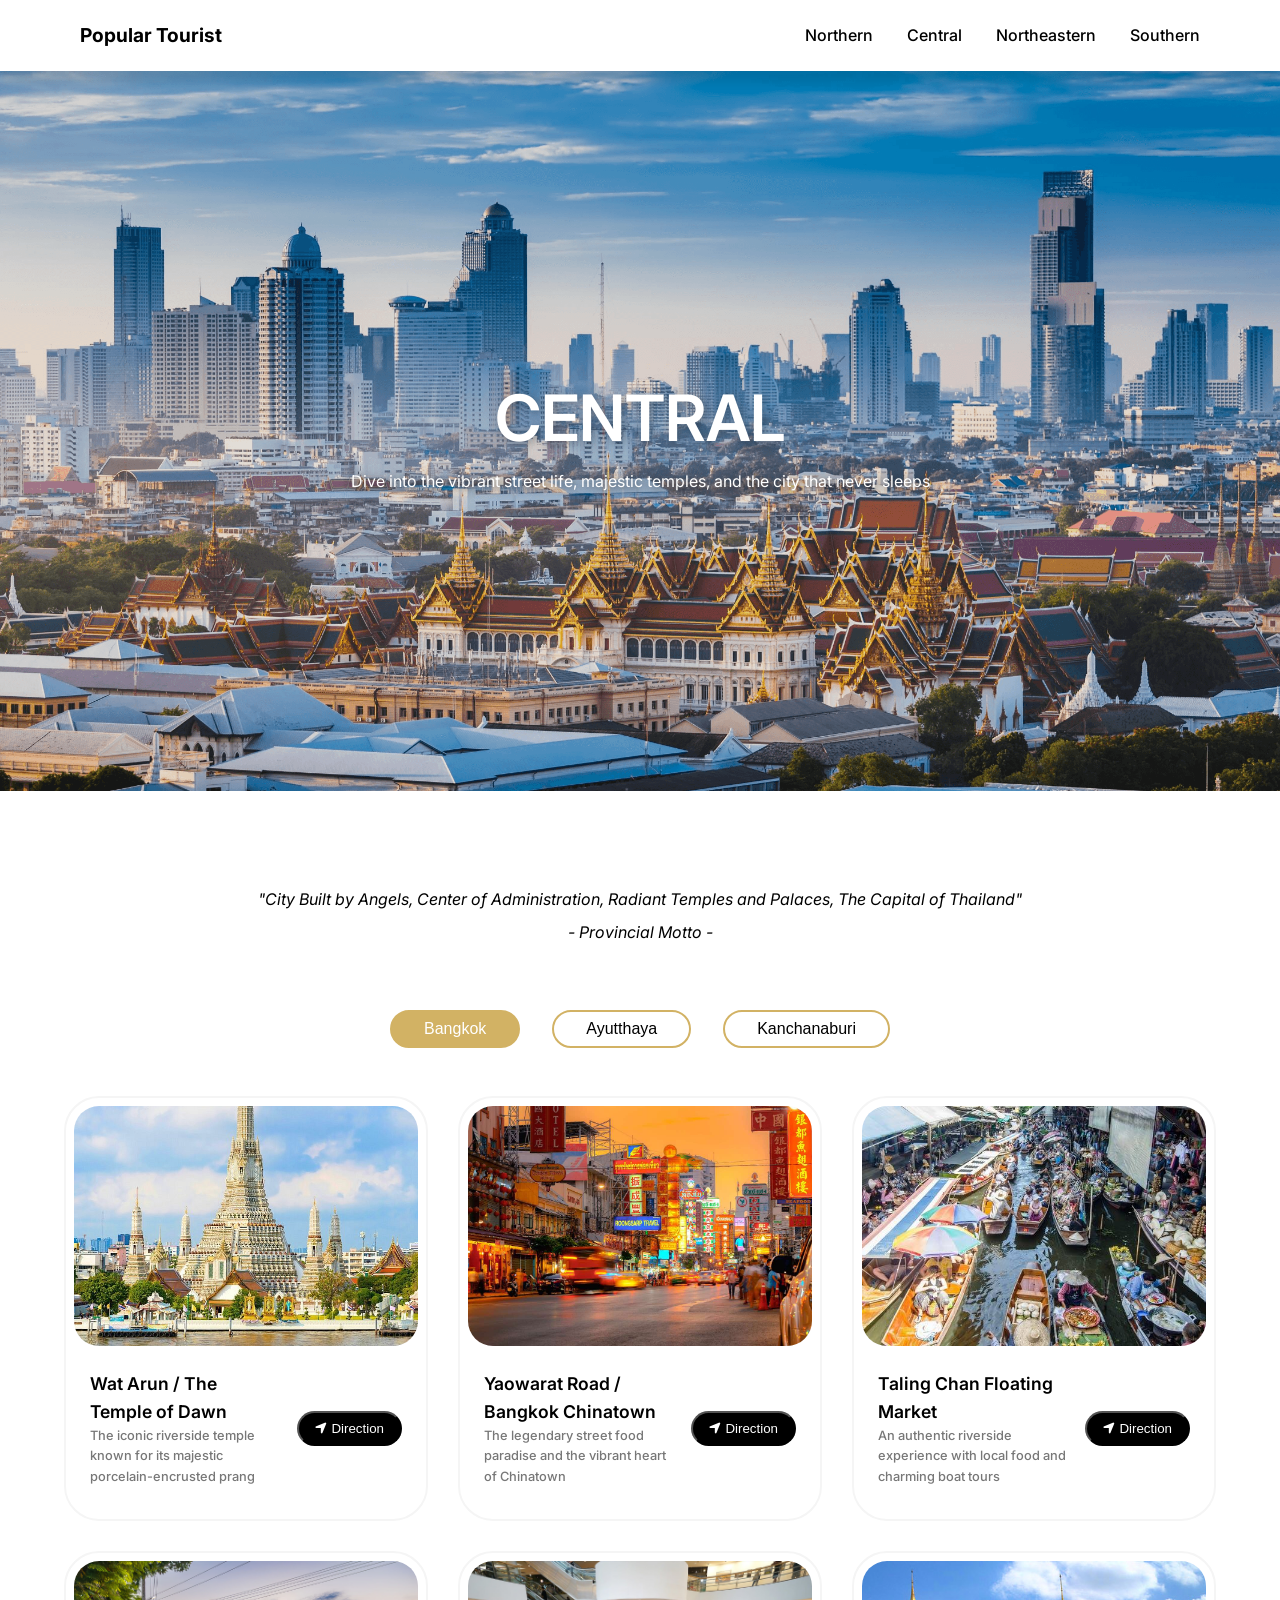
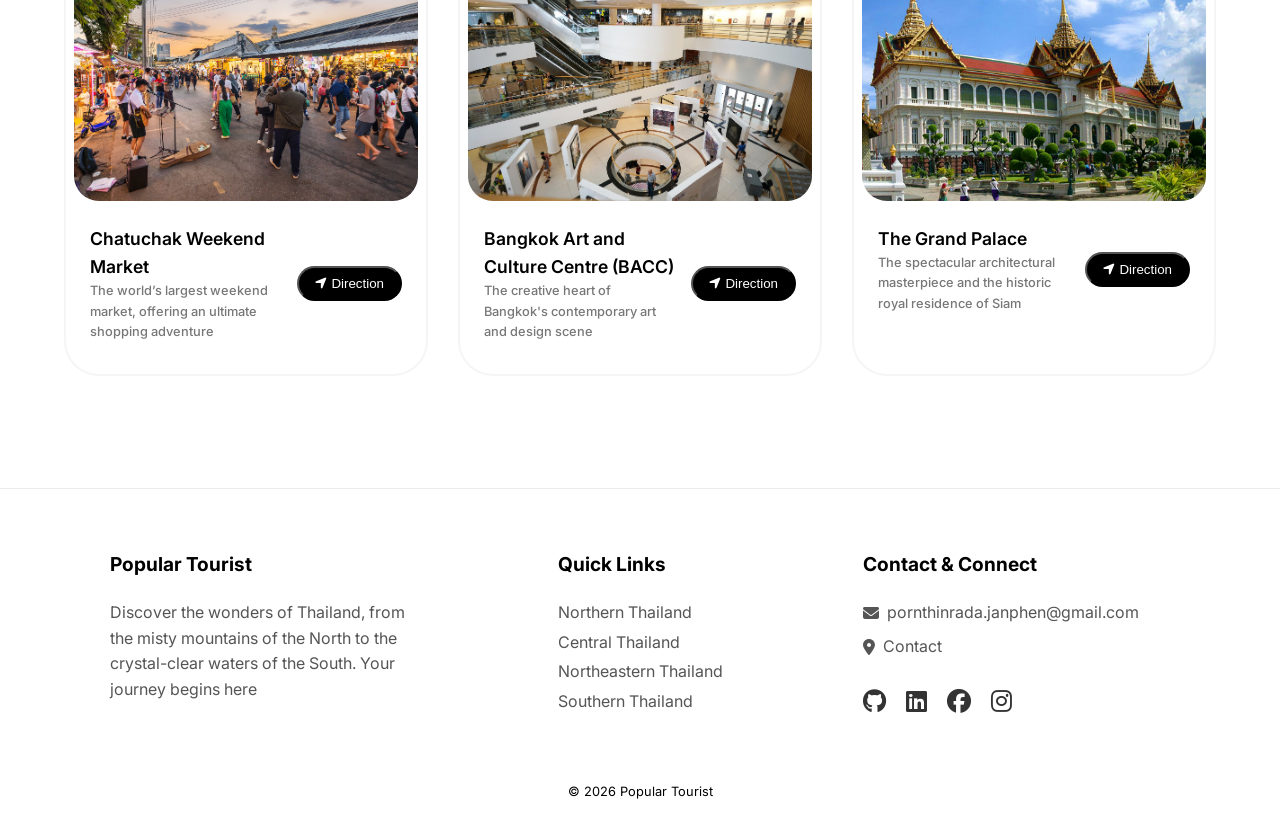
<file: main/html/central.html>
<!DOCTYPE html>
<html lang="en">
<head>
<meta charset="UTF-8">
  <meta charset="UTF-8">
  <meta name="viewport" content="width=device-width, initial-scale=1.0">
  <!-- Meta description for SEO -->
  <meta name="description" content="A webpage about popular tourist destinations around the Thailand.">
  <!-- favicon -->
  <link rel="icon" type="image/png/jpg" href="favicon.png">
  <!-- font link Inter, Open Sans, Roboto -->
  <link rel="preconnect" href="https://fonts.googleapis.com">
  <link rel="preconnect" href="https://fonts.gstatic.com" crossorigin>
  <link
    href="https://fonts.googleapis.com/css2?family=Inter:ital,opsz,wght@0,14..32,100..900;1,14..32,100..900&family=Open+Sans:ital,wght@0,300..800;1,300..800&family=Roboto:ital,wght@0,100..900;1,100..900&display=swap"
    rel="stylesheet">
  <!-- Icons -->
  <link rel="stylesheet" href="https://cdnjs.cloudflare.com/ajax/libs/font-awesome/6.5.1/css/all.min.css">
  <!-- css , js link -->
  <link rel="stylesheet" href="../css/northern.css">
  <script src="./central.js" defer></script>
  <script src="./sameDetail.js" defer></script>
  <title>Popular Tourist</title>

</head>
<body>
<!-- Header -->
  <header class="header">
    <a class="logo" href="#home" onclick="window.location.href='index.html';">Popular Tourist</a>
    <div class="navbar" id="myNavbar">
      <a href="northern.html" class="navbarNorthern">Northern</a>
      <a href="central.html" class="navbarCentral">Central</a>
      <a href="northeastern.html" class="navbarNortheastern">Northeastern</a>
      <a href="southern.html" class="navbarSouthern">Southern</a>
    </div>

    <div class="hambergerMenu" onclick="myFunction(this)">
      <div class="bar1"></div>
      <div class="bar2"></div>
      <div class="bar3"></div>
    </div>

  </header>

  <div class="banner">
    <img src="../img/central/bangkok.jpg" class="bannerImage">
    <div class="bannerText">
      <p class="bannerTextOne">CENTRAL</p>
      <p class="bannerTextTwo">Dive into the vibrant street life, majestic temples, and the city that never sleeps</p>
    </div>

  </div>

  <main class="main">
    <p class="openText">"Grace of Doi Suthep, Pride of Traditions, Beauty of Blossoms, The Precious Nakhon Phing"</p>
    <p class="provincialMotto">- Provincial Motto -</p>

    <div class="selectProvince">
      <button class="tabSelect active" id="bangkok" onclick="activeSelectProvince(this)">
        <p>Bangkok</p>
      </button>

      <button class="tabSelect" id="ayutthaya" onclick="activeSelectProvince(this)">
        <p>Ayutthaya</p>
      </button>

      <button class="tabSelect" id="kanchanaburi" onclick="activeSelectProvince(this)">
        <p>Kanchanaburi</p>
      </button>
    </div>

    <div class="contentAll" id="contentBangkok">
      <div class="content">
        <img src="../img/central/watArun.jpg" alt="Wat Arun / The Temple of Dawn" class="img">
        <div class="contentHeading">
          
          <div class="heading">
            <p>Wat Arun / The Temple of Dawn</p>
            <p>The iconic riverside temple known for its majestic porcelain-encrusted prang</p>
          </div>

          <button onclick="direction('Wat Arun / The Temple of Dawn')">
            <i class="fa-solid fa-location-arrow"></i>
            <p>Direction</p>
          </button>
        </div>
      </div>
      <div class="content">
        <img src="../img/central/yaowaratRoad.jpg" alt="Yaowarat Road / Bangkok Chinatown" class="img">
        <div class="contentHeading">
          
          <div class="heading">
            <p>Yaowarat Road / Bangkok Chinatown</p>
            <p>The legendary street food paradise and the vibrant heart of Chinatown</p>
          </div>

          <button onclick="direction('Yaowarat Road / Bangkok Chinatown')">
            <i class="fa-solid fa-location-arrow"></i>
            <p>Direction</p>
          </button>
        </div>
      </div>
      <div class="content">
        <img src="../img/central/talingChan.jpg" alt="Taling Chan Floating Market" class="img">
        <div class="contentHeading">
          
          <div class="heading">
            <p>Taling Chan Floating Market</p>
            <p>An authentic riverside experience with local food and charming boat tours</p>
          </div>

          <button onclick="direction('Taling Chan Floating Market')">
            <i class="fa-solid fa-location-arrow"></i>
            <p>Direction</p>
          </button>
        </div>
      </div>
      <div class="content">
        <img src="../img/central/chatuchakWeekendMarket.jpg" alt="Chatuchak Weekend Market" class="img">
        <div class="contentHeading">
          
          <div class="heading">
            <p>Chatuchak Weekend Market</p>
            <p>The world’s largest weekend market, offering an ultimate shopping adventure</p>
          </div>

          <button onclick="direction('Chatuchak Weekend Market')">
            <i class="fa-solid fa-location-arrow"></i>
            <p>Direction</p>
          </button>
        </div>
      </div>
      <div class="content">
        <img src="../img/central/bacc.jpg" alt="Bangkok Art and Culture Centre (BACC)" class="img">
        <div class="contentHeading">
          
          <div class="heading">
            <p>Bangkok Art and Culture Centre (BACC)</p>
            <p>The creative heart of Bangkok's contemporary art and design scene</p>
          </div>

          <button onclick="direction('Bangkok Art and Culture Centre (BACC)')">
            <i class="fa-solid fa-location-arrow"></i>
            <p>Direction</p>
          </button>
        </div>
      </div>
      <div class="content">
        <img src="../img/central/grandPalace.jpg" alt="The Grand Palace" class="img">
        <div class="contentHeading">
          
          <div class="heading">
            <p>The Grand Palace</p>
            <p>The spectacular architectural masterpiece and the historic royal residence of Siam</p>
          </div>

          <button onclick="direction('The Grand Palace')">
            <i class="fa-solid fa-location-arrow"></i>
            <p>Direction</p>
          </button>
        </div>
      </div>
    </div>

    <div class="contentAll active" id="contentAyutthaya">
      <div class="content">
        <img src="../img/central/ayothayaFloating.jpg" alt="Ayothaya Floating Market" class="img">
        <div class="contentHeading">
          
          <div class="heading">
            <p>Ayothaya Floating Market</p>
            <p>A retro floating market showcasing traditional Thai lifestyle and local delicacies</p>
          </div>

          <button onclick="direction('Ayothaya Floating Market')">
            <i class="fa-solid fa-location-arrow"></i>
            <p>Direction</p>
          </button>
        </div>
      </div>
      <div class="content">
        <img src="../img/central/watYaiChaiMongkhon.jpg" alt="Wat Yai Chai Mongkhon" class="img">
        <div class="contentHeading">
          
          <div class="heading">
            <p>Wat Yai Chai Mongkhon</p>
            <p>The magnificent ancient temple featuring a towering victory stupa</p>
          </div>

          <button onclick="direction('Wat Yai Chai Mongkhon')">
            <i class="fa-solid fa-location-arrow"></i>
            <p>Direction</p>
          </button>
        </div>
      </div>
      <div class="content">
        <img src="../img/central/watPhraSiSanphet.jpg" alt="Wat Phra Si Sanphet" class="img">
        <div class="contentHeading">
          
          <div class="heading">
            <p>Wat Phra Si Sanphet</p>
            <p>The iconic ruins of the holiest temple inside the ancient Royal Palace</p>
          </div>

          <button onclick="direction('Wat Phra Si Sanphet')">
            <i class="fa-solid fa-location-arrow"></i>
            <p>Direction</p>
          </button>
        </div>
      </div>
      <div class="content">
        <img src="../img/central/ayutthayaElephantPalace.jpg" alt="Ayutthaya Elephant Palace & Royal Kraal" class="img">
        <div class="contentHeading">
          
          <div class="heading">
            <p>Ayutthaya Elephant Palace & Royal Kraal</p>
            <p>A unique camp offering memorable elephant rides through the historic ruins</p>
          </div>

          <button onclick="direction('Ayutthaya Elephant Palace & Royal Kraal')">
            <i class="fa-solid fa-location-arrow"></i>
            <p>Direction</p>
          </button>
        </div>
      </div>
    </div>

    <div class="contentAll active" id="contentKanchanaburi">
      <div class="content">
        <img src="../img/central/erawanWaterfall.jpg" alt="Erawan Waterfall" class="img">
        <div class="contentHeading">
          
          <div class="heading">
            <p>Erawan Waterfall</p>
            <p>The stunning seven-tiered emerald waterfall hidden in the lush jungle</p>
          </div>

          <button onclick="direction('Erawan Waterfall')">
            <i class="fa-solid fa-location-arrow"></i>
            <p>Direction</p>
          </button>
        </div>
      </div>
      <div class="content">
        <img src="../img/central/theBridge.jpg" alt="The Bridge on the River Kwai" class="img">
        <div class="contentHeading">
          
          <div class="heading">
            <p>The Bridge on the River Kwai</p>
            <p>The world-famous historic railway bridge and a symbol of World War II history</p>
          </div>

          <button onclick="direction('Wat Tham Suea / Tiger Cave Temple')">
            <i class="fa-solid fa-location-arrow"></i>
            <p>Direction</p>
          </button>
        </div>
      </div>
      <div class="content">
        <img src="../img/central/krasaeCave.jpg" alt="Krasae Cave & Death Railway" class="img">
        <div class="contentHeading">
          
          <div class="heading">
            <p>Krasae Cave & Death Railway</p>
            <p>The historic wooden railway bridge clinging to a steep cliff beside the Kwai Noi River</p>
          </div>

          <button onclick="direction('Krasae Cave & Death Railway')">
            <i class="fa-solid fa-location-arrow"></i>
            <p>Direction</p>
          </button>
        </div>
      </div>
      <div class="content">
        <img src="../img/central/kanchanaburiSkywalk.jpg" alt="Kanchanaburi Skywalk" class="img">
        <div class="contentHeading">
          
          <div class="heading">
            <p>Kanchanaburi Skywalk</p>
            <p>A thrilling glass walkway offering stunning panoramic views of the merging rivers</p>
          </div>

          <button onclick="direction('Kanchanaburi Skywalk')">
            <i class="fa-solid fa-location-arrow"></i>
            <p>Direction</p>
          </button>
        </div>
      </div>
    </div>

  </main>

  <!-- footer -->
  <footer class="footer">
    
    <div class="footerContent">
      <div class="footerContentDetail">
        <h3>Popular Tourist</h3>
        <p>Discover the wonders of Thailand, from the misty mountains of the North to the crystal-clear waters of the South. Your journey begins here</p>
      </div>

      <div class="footerContentDetail center-col">
        <div class="links-wrapper">
          <h3>Quick Links</h3>
          <div class="footerContentDetailLink">
            <a href="Northern.html">Northern Thailand</a>
            <a href="central.html">Central Thailand</a>
            <a href="northeastern.html">Northeastern Thailand</a>
            <a href="southern.html">Southern Thailand</a>
          </div>
        </div>
      </div>

      <div class="footerContentDetail">
        <h3>Contact & Connect</h3>
        <div class="contact">
          <p> <i class="fa-solid fa-envelope"></i> <span id="email"></span></p>
          <p> <i class="fa-solid fa-location-dot"></i> Contact</p>
        </div>

        <div class="socailIcon">
          <a href="#" id="github-link"><i class="fa-brands fa-github"></i></a>
          <a href="#" id="linkedin-link"><i class="fa-brands fa-linkedin"></i></a>
          <a href="#" id="facebook-link"><i class="fa-brands fa-facebook"></i></a>
          <a href="#" id="instagram-link"><i class="fa-brands fa-instagram"></i></a>
        </div>
      </div>
    </div>

    <div class="footerBottom">
      <p>© 2026 Popular Tourist</p>
    </div>

  </footer>
</body>
</html>
</file>
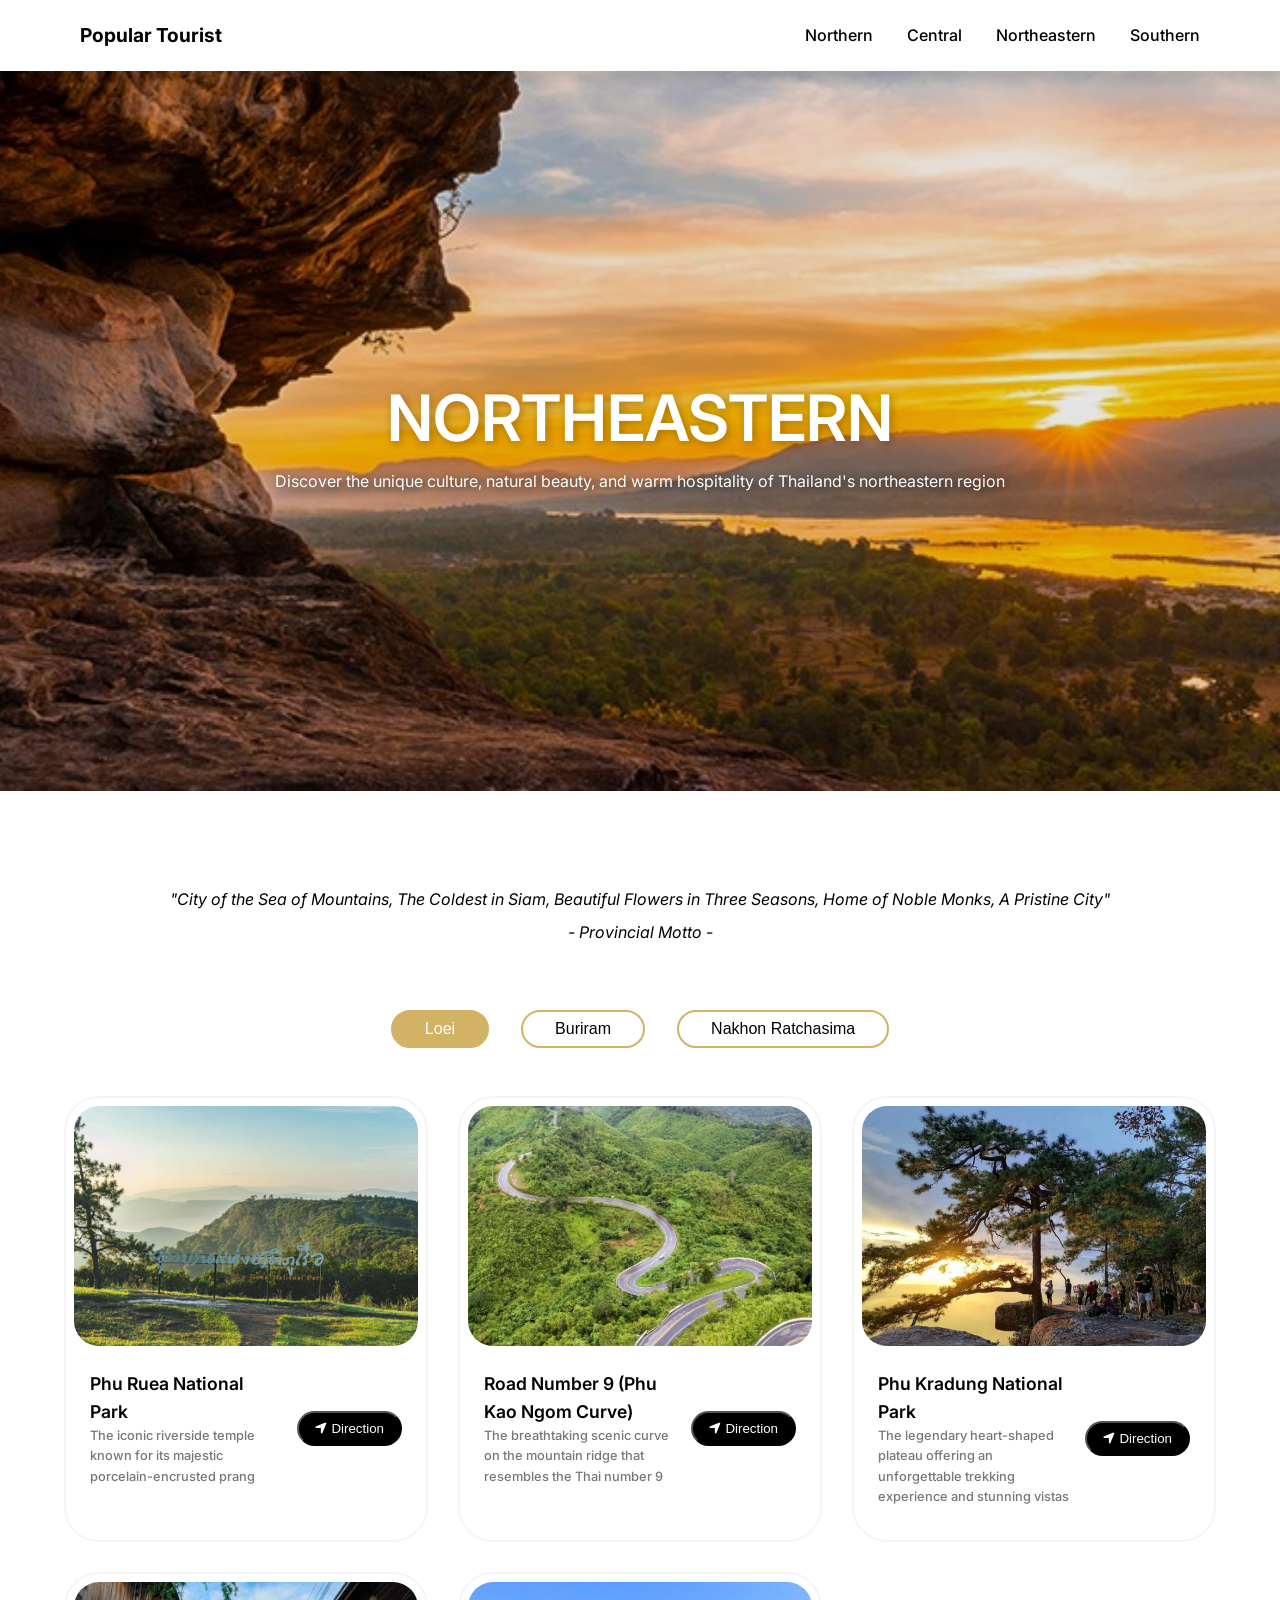
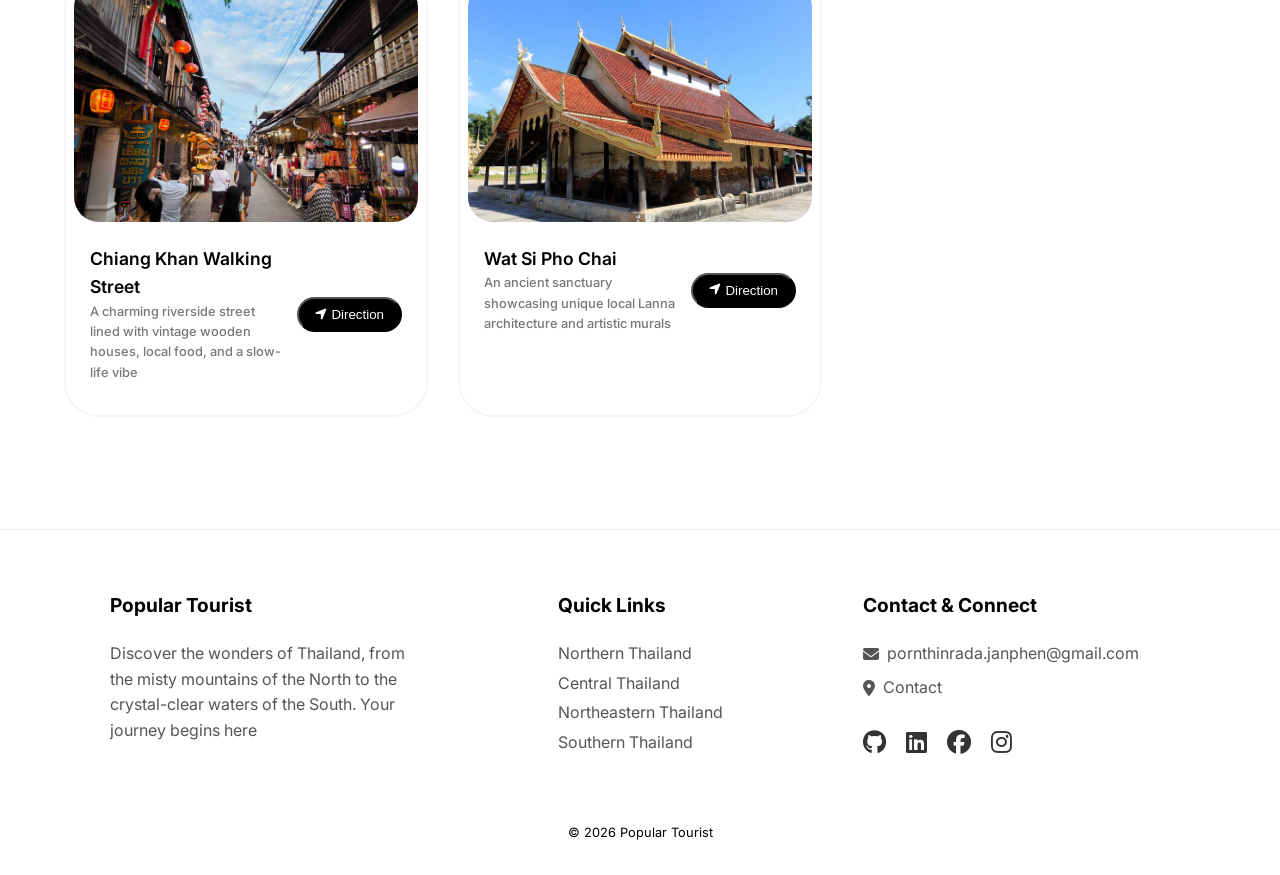
<file: main/html/northeastern.html>
<!DOCTYPE html>
<html lang="en">
<head>
<meta charset="UTF-8">
  <meta charset="UTF-8">
  <meta name="viewport" content="width=device-width, initial-scale=1.0">
  <!-- Meta description for SEO -->
  <meta name="description" content="A webpage about popular tourist destinations around the Thailand.">
  <!-- favicon -->
  <link rel="icon" type="image/png/jpg" href="favicon.png">
  <!-- font link Inter, Open Sans, Roboto -->
  <link rel="preconnect" href="https://fonts.googleapis.com">
  <link rel="preconnect" href="https://fonts.gstatic.com" crossorigin>
  <link
    href="https://fonts.googleapis.com/css2?family=Inter:ital,opsz,wght@0,14..32,100..900;1,14..32,100..900&family=Open+Sans:ital,wght@0,300..800;1,300..800&family=Roboto:ital,wght@0,100..900;1,100..900&display=swap"
    rel="stylesheet">
  <!-- Icons -->
  <link rel="stylesheet" href="https://cdnjs.cloudflare.com/ajax/libs/font-awesome/6.5.1/css/all.min.css">
  <!-- css , js link -->
  <link rel="stylesheet" href="../css/northern.css">
  <script src="./northeastern.js" defer></script>
  <script src="./sameDetail.js" defer></script>
  <title>Popular Tourist</title>

</head>
<body>
<!-- Header -->
  <header class="header">
    <a class="logo" href="#home" onclick="window.location.href='index.html';">Popular Tourist</a>
    <div class="navbar" id="myNavbar">
      <a href="northern.html" class="navbarNorthern">Northern</a>
      <a href="central.html" class="navbarCentral">Central</a>
      <a href="northeastern.html" class="navbarNortheastern">Northeastern</a>
      <a href="southern.html" class="navbarSouthern">Southern</a>
    </div>

    <div class="hambergerMenu" onclick="myFunction(this)">
      <div class="bar1"></div>
      <div class="bar2"></div>
      <div class="bar3"></div>
    </div>

  </header>

  <div class="banner">
    <img src="../img/northeastern/northeastern.jpg" class="bannerImage">
    <div class="bannerText">
      <p class="bannerTextOne">NORTHEASTERN</p>
      <p class="bannerTextTwo">Discover the unique culture, natural beauty, and warm hospitality of Thailand's northeastern region</p>
    </div>

  </div>

  <main class="main">
    <p class="openText">"Grace of Doi Suthep, Pride of Traditions, Beauty of Blossoms, The Precious Nakhon Phing"</p>
    <p class="provincialMotto">- Provincial Motto -</p>

    <div class="selectProvince">
      <button class="tabSelect active" id="Loei" onclick="activeSelectProvince(this)">
        <p>Loei</p>
      </button>

      <button class="tabSelect" id="Buriram" onclick="activeSelectProvince(this)">
        <p>Buriram</p>
      </button>

      <button class="tabSelect" id="nakhonRatchasima" onclick="activeSelectProvince(this)">
        <p>Nakhon Ratchasima</p>
      </button>
    </div>

    <div class="contentAll" id="contentLoei">
      <div class="content">
        <img src="../img/northeastern/phuRueaNationalPark.jpg" alt="Phu Ruea National Park" class="img">
        <div class="contentHeading">
          
          <div class="heading">
            <p>Phu Ruea National Park</p>
            <p>The iconic riverside temple known for its majestic porcelain-encrusted prang</p>
          </div>

          <button onclick="direction('Phu Ruea National Park')">
            <i class="fa-solid fa-location-arrow"></i>
            <p>Direction</p>
          </button>
        </div>
      </div>
      <div class="content">
        <img src="../img/northeastern/road9.jpg" alt="Road Number 9 (Phu Kao Ngom Curve)" class="img">
        <div class="contentHeading">
          
          <div class="heading">
            <p>Road Number 9 (Phu Kao Ngom Curve)</p>
            <p>The breathtaking scenic curve on the mountain ridge that resembles the Thai number 9</p>
          </div>

          <button onclick="direction('Road Number 9 (Phu Kao Ngom Curve)')">
            <i class="fa-solid fa-location-arrow"></i>
            <p>Direction</p>
          </button>
        </div>
      </div>
      <div class="content">
        <img src="../img/northeastern/phuKradungNationalPark.jpg" alt="Phu Kradung National Park" class="img">
        <div class="contentHeading">
          
          <div class="heading">
            <p>Phu Kradung National Park</p>
            <p>The legendary heart-shaped plateau offering an unforgettable trekking experience and stunning vistas</p>
          </div>

          <button onclick="direction('Phu Kradung National Park')">
            <i class="fa-solid fa-location-arrow"></i>
            <p>Direction</p>
          </button>
        </div>
      </div>
      <div class="content">
        <img src="../img/northeastern/chiangKhanWalkingStreet.jpg" alt="Chiang Khan Walking Street" class="img">
        <div class="contentHeading">
          
          <div class="heading">
            <p>Chiang Khan Walking Street</p>
            <p>A charming riverside street lined with vintage wooden houses, local food, and a slow-life vibe</p>
          </div>

          <button onclick="direction('Chiang Khan Walking Street')">
            <i class="fa-solid fa-location-arrow"></i>
            <p>Direction</p>
          </button>
        </div>
      </div>
      <div class="content">
        <img src="../img/northeastern/watSiPhoChai.jpg" alt="Wat Si Pho Chai" class="img">
        <div class="contentHeading">
          
          <div class="heading">
            <p>Wat Si Pho Chai</p>
            <p>An ancient sanctuary showcasing unique local Lanna architecture and artistic murals</p>
          </div>

          <button onclick="direction('Wat Si Pho Chai')">
            <i class="fa-solid fa-location-arrow"></i>
            <p>Direction</p>
          </button>
        </div>
      </div>
    </div>

    <div class="contentAll active" id="contentBuriram">
      <div class="content">
        <img src="../img/northeastern/phanomRungHistoricalPark.jpg" alt="Phanom Rung Historical Park" class="img"> 
        <div class="contentHeading">
          
          <div class="heading">
            <p>Phanom Rung Historical Park</p>
            <p>A stunning Khmer temple complex set on an extinct volcano, famous for its solar alignment</p>
          </div>

          <button onclick="direction('Phanom Rung Historical Park')">
            <i class="fa-solid fa-location-arrow"></i>
            <p>Direction</p>
          </button>
        </div>
      </div>
      <div class="content">
        <img src="../img/northeastern/prasatMuangTam.jpg" alt="Prasat Muang Tam" class="img">
        <div class="contentHeading">
          
          <div class="heading">
            <p>Prasat Muang Tam</p>
            <p>An ancient sanctuary known for its beautiful L-shaped ponds and intricate stone carvings</p>
          </div>

          <button onclick="direction('Prasat Muang Tam')">
            <i class="fa-solid fa-location-arrow"></i>
            <p>Direction</p>
          </button>
        </div>
      </div>
      <div class="content">
        <img src="../img/northeastern/sorkraoWalkingStreet.jpg" alt="Sorkrao Walking Street" class="img">
        <div class="contentHeading">
          
          <div class="heading">
            <p>Sorkrao Walking Street</p>
            <p>A vibrant weekend market featuring local street food, crafts, and authentic cultural performances</p>
          </div>

          <button onclick="direction('Sorkrao Walking Street')">
            <i class="fa-solid fa-location-arrow"></i>
            <p>Direction</p>
          </button>
        </div>
      </div>
      <div class="content">
        <img src="../img/northeastern/buriramCityPillarShrine.jpg" alt="Buriram City Pillar Shrine" class="img">
        <div class="contentHeading">
          
          <div class="heading">
            <p>Buriram City Pillar Shrine</p>
            <p>A unique camp offering memorable elephant rides through the historic ruins</p>
          </div>

          <button onclick="direction('Buriram City Pillar Shrine')">
            <i class="fa-solid fa-location-arrow"></i>
            <p>Direction</p>
          </button>
        </div>
      </div>
      <div class="content">
        <img src="../img/northeastern/changInternationalCircuit.jpg" alt="Chang International Circuit" class="img"> 
        <div class="contentHeading">
          
          <div class="heading">
            <p>Chang International Circuit</p>
            <p>Thailand's world-class motorsport track and international racing events</p>
          </div>

          <button onclick="direction('Chang International Circuit')">
            <i class="fa-solid fa-location-arrow"></i>
            <p>Direction</p>
          </button>
        </div>
      </div>
      <div class="content">
        <img src="../img/northeastern/changArena.jpg" alt="Chang Arena" class="img"> 
        <div class="contentHeading">
          
          <div class="heading">
            <p>Chang Arena</p>
            <p>The iconic home of Buriram United, Thailand’s largest modern football stadium</p>
          </div>

          <button onclick="direction('Chang Arena')">
            <i class="fa-solid fa-location-arrow"></i>
            <p>Direction</p>
          </button>
        </div>
      </div>
    </div>

    <div class="contentAll active" id="contentNakhonRatchasima">
      <div class="content">
        <img src="../img/northeastern/wihanThepWitthayakom.jpg" alt="Wihan Thep Witthayakom" class="img">
        <div class="contentHeading">
          
          <div class="heading">
            <p>Wihan Thep Witthayakom</p>
            <p>A masterpiece of Buddhist art dedicated to Luang Pho Khun</p>
          </div>

          <button onclick="direction('Wihan Thep Witthayakom')">
            <i class="fa-solid fa-location-arrow"></i>
            <p>Direction</p>
          </button>
        </div>
      </div>
      <div class="content">
        <img src="../img/northeastern/thaoSuranariMonument.jpg" alt="Thao Suranari Monument" class="img">
        <div class="contentHeading">
          
          <div class="heading">
            <p>Thao Suranari Monument</p>
            <p>The sacred statue of the brave heroine who saved Korat</p>
          </div>

          <button onclick="direction('Thao Suranari Monument')">
            <i class="fa-solid fa-location-arrow"></i>
            <p>Direction</p>
          </button>
        </div>
      </div>
      <div class="content">
        <img src="../img/northeastern/sunflowerField.jpg" alt="Rai Manee Sorn Sunflower Field" class="img">
        <div class="contentHeading">
          
          <div class="heading">
            <p>Rai Manee Sorn Sunflower Field</p>
            <p>A vast, golden sea of sunflowers stretching across the scenic hills of Khao Yai</p>
          </div>

          <button onclick="direction('Rai Manee Sorn Sunflower Field')">
            <i class="fa-solid fa-location-arrow"></i>
            <p>Direction</p>
          </button>
        </div>
      </div>
      <div class="content">
        <img src="../img/northeastern/watLuangPhoTo.jpg" alt="Wat Luang Pho To" class="img">
        <div class="contentHeading">
          
          <div class="heading">
            <p>Wat Luang Pho To</p>
            <p>Home to the world’s largest statue of Somdej Toh, set within a beautifully landscaped and peaceful park</p>
          </div>

          <button onclick="direction('Wat Luang Pho To')">
            <i class="fa-solid fa-location-arrow"></i>
            <p>Direction</p>
          </button>
        </div>
      </div>
    </div>

  </main>

  <!-- footer -->
  <footer class="footer">
    
    <div class="footerContent">
      <div class="footerContentDetail">
        <h3>Popular Tourist</h3>
        <p>Discover the wonders of Thailand, from the misty mountains of the North to the crystal-clear waters of the South. Your journey begins here</p>
      </div>

      <div class="footerContentDetail center-col">
        <div class="links-wrapper">
          <h3>Quick Links</h3>
          <div class="footerContentDetailLink">
            <a href="Northern.html">Northern Thailand</a>
            <a href="central.html">Central Thailand</a>
            <a href="northeastern.html">Northeastern Thailand</a>
            <a href="southern.html">Southern Thailand</a>
          </div>
        </div>
      </div>

      <div class="footerContentDetail">
        <h3>Contact & Connect</h3>
        <div class="contact">
          <p> <i class="fa-solid fa-envelope"></i> <span id="email"></span></p>
          <p> <i class="fa-solid fa-location-dot"></i> Contact</p>
        </div>

        <div class="socailIcon">
          <a href="#"><i class="fa-brands fa-github"></i></a>
          <a href="#"><i class="fa-brands fa-linkedin"></i></a>
          <a href="#"><i class="fa-brands fa-facebook"></i></a>
          <a href="#"><i class="fa-brands fa-instagram"></i></a>
        </div>
      </div>
    </div>

    <div class="footerBottom">
      <p>© 2026 Popular Tourist</p>
    </div>

  </footer>
</body>
</html>
</file>
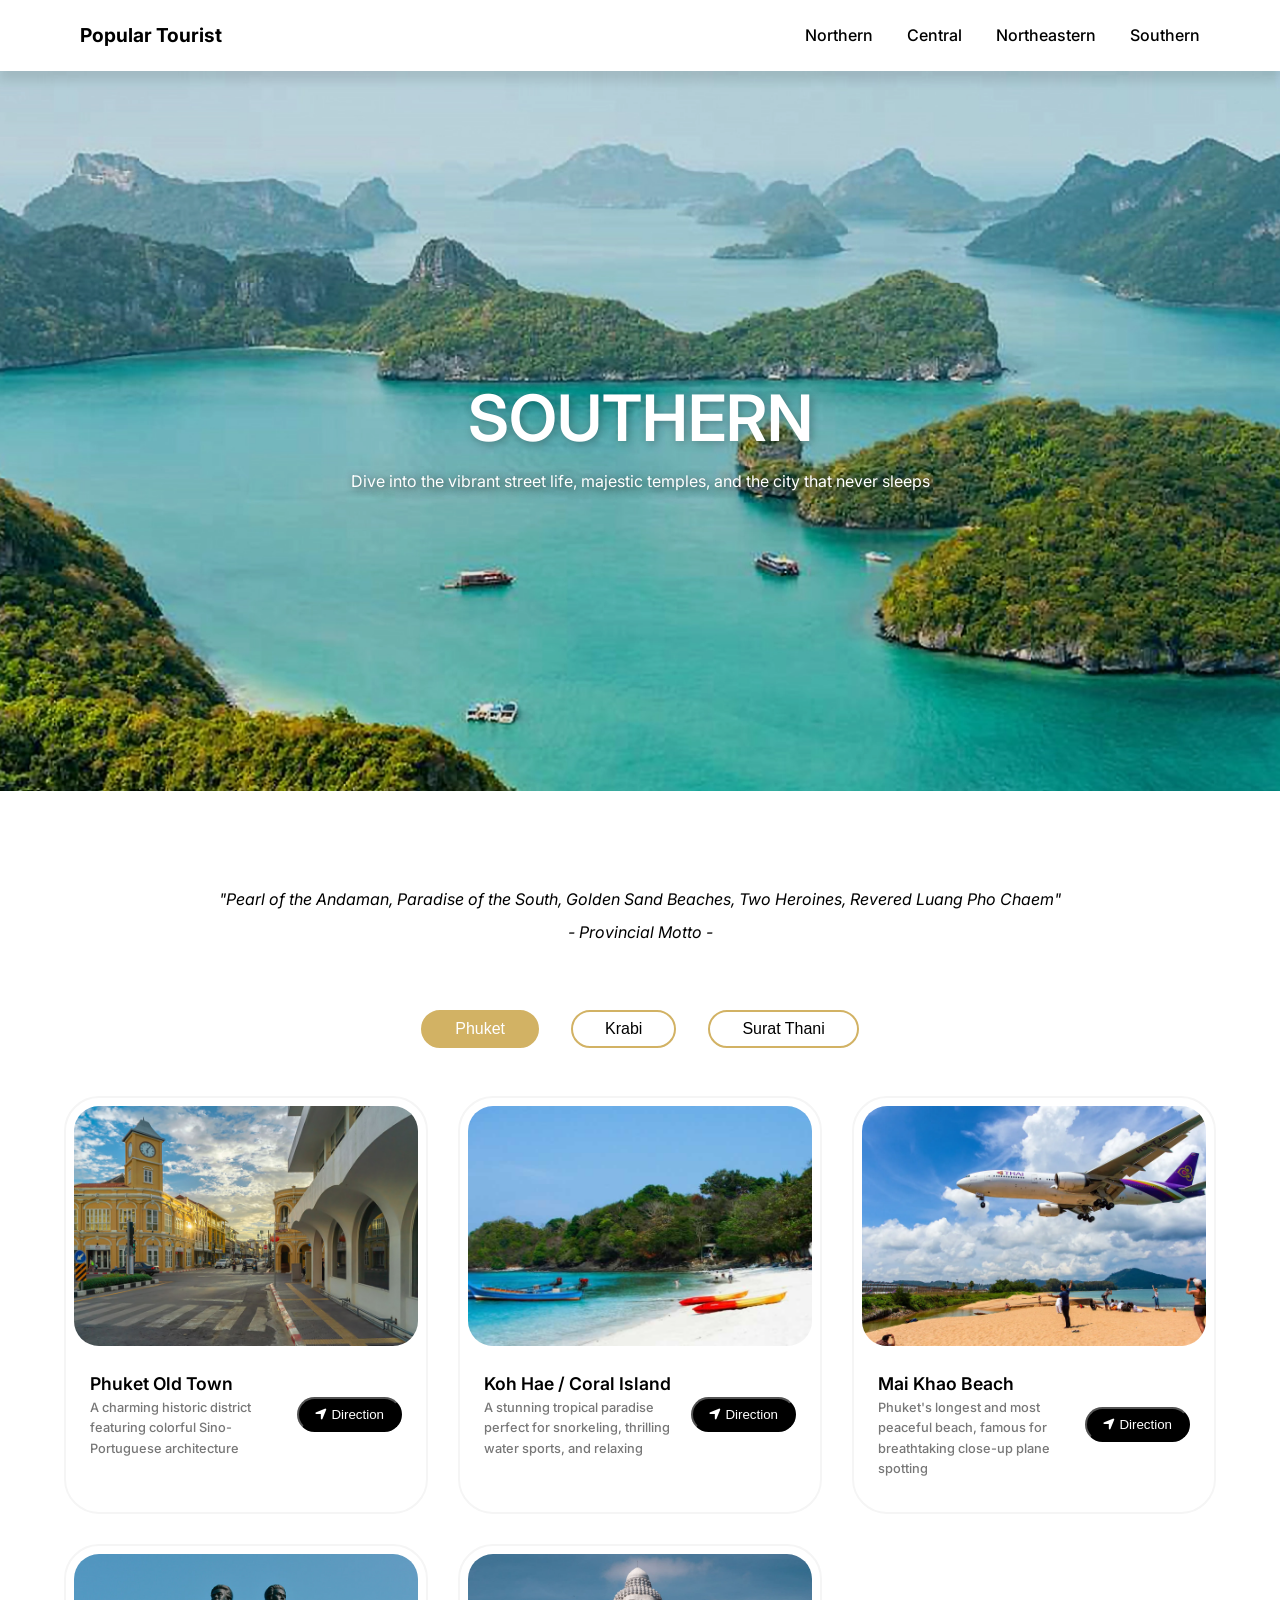
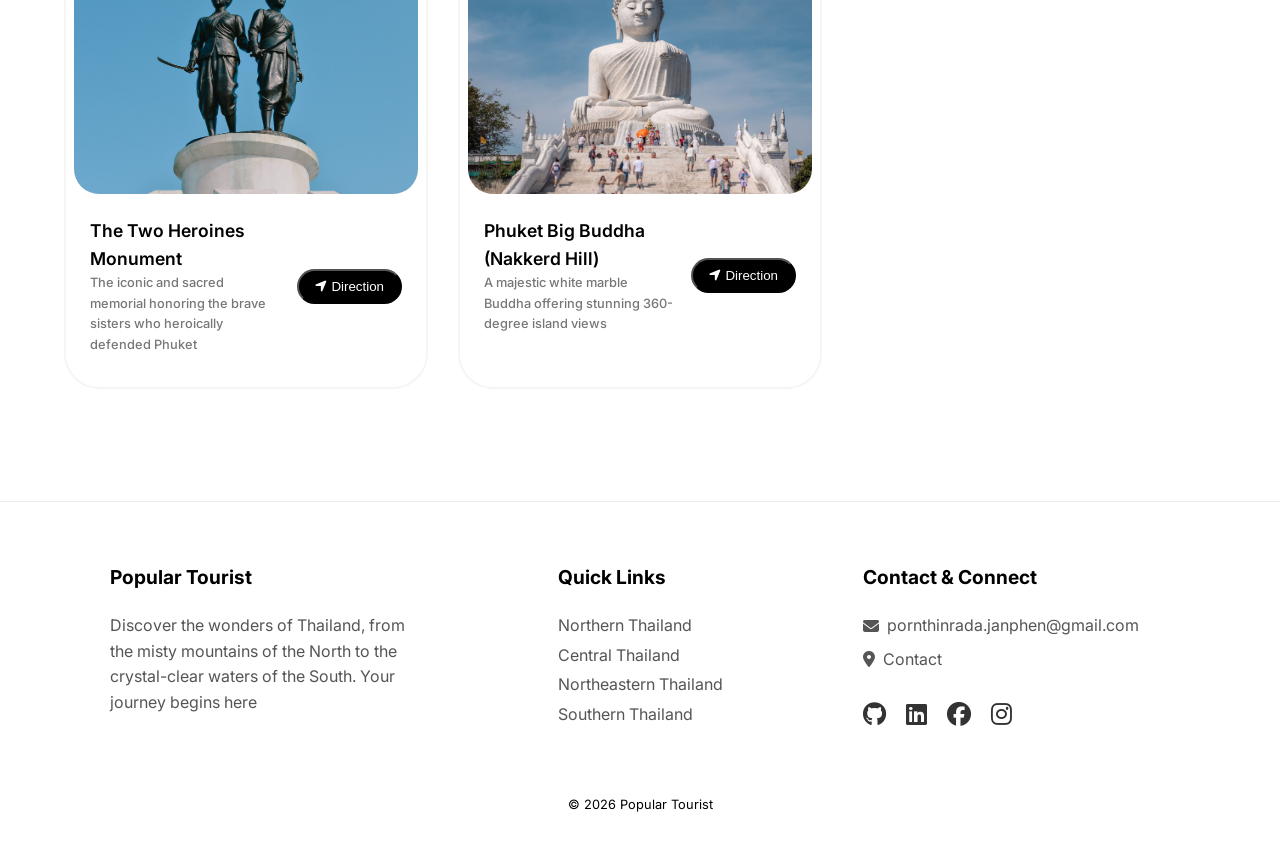
<file: main/html/southern.html>
<!DOCTYPE html>
<html lang="en">
<head>
<meta charset="UTF-8">
  <meta charset="UTF-8">
  <meta name="viewport" content="width=device-width, initial-scale=1.0">
  <!-- Meta description for SEO -->
  <meta name="description" content="A webpage about popular tourist destinations around the Thailand.">
  <!-- favicon -->
  <link rel="icon" type="image/png/jpg" href="favicon.png">
  <!-- font link Inter, Open Sans, Roboto -->
  <link rel="preconnect" href="https://fonts.googleapis.com">
  <link rel="preconnect" href="https://fonts.gstatic.com" crossorigin>
  <link
    href="https://fonts.googleapis.com/css2?family=Inter:ital,opsz,wght@0,14..32,100..900;1,14..32,100..900&family=Open+Sans:ital,wght@0,300..800;1,300..800&family=Roboto:ital,wght@0,100..900;1,100..900&display=swap"
    rel="stylesheet">
  <!-- Icons -->
  <link rel="stylesheet" href="https://cdnjs.cloudflare.com/ajax/libs/font-awesome/6.5.1/css/all.min.css">
  <!-- css , js link -->
  <link rel="stylesheet" href="../css/northern.css"> 
  <script src="./southern.js" defer></script>
  <script src="./sameDetail.js" defer></script>
  <title>Popular Tourist</title>

</head>
<body>
<!-- Header -->
  <header class="header">
    <a class="logo" href="#home" onclick="window.location.href='index.html';">Popular Tourist</a>
    <div class="navbar" id="myNavbar">
      <a href="northern.html" class="navbarNorthern">Northern</a>
      <a href="central.html" class="navbarCentral">Central</a>
      <a href="northeastern.html" class="navbarNortheastern">Northeastern</a>
      <a href="southern.html" class="navbarSouthern">Southern</a>
    </div>

    <div class="hambergerMenu" onclick="myFunction(this)">
      <div class="bar1"></div>
      <div class="bar2"></div>
      <div class="bar3"></div>
    </div>

  </header>

  <div class="banner">
    <img src="../img/southern/southern.jpg" class="bannerImage">
    <div class="bannerText">
      <p class="bannerTextOne">SOUTHERN</p>
      <p class="bannerTextTwo">Dive into the vibrant street life, majestic temples, and the city that never sleeps</p>
    </div>

  </div>

  <main class="main">
    <p class="openText" id="openText"></p>
    <p class="provincialMotto">- Provincial Motto -</p>

    <div class="selectProvince">
      <button class="tabSelect active" id="phuket" onclick="activeSelectProvince(this)">
        <p>Phuket</p>
      </button>

      <button class="tabSelect" id="krabi" onclick="activeSelectProvince(this)">
        <p>Krabi</p>
      </button>

      <button class="tabSelect" id="suratThani" onclick="activeSelectProvince(this)">
        <p>Surat Thani</p>
      </button>
    </div>

    <div class="contentAll" id="contentPhuket">
      <div class="content">
        <img src="../img/southern/phuketOldTown.jpg" alt="Phuket Old Town" class="img">
        <div class="contentHeading">
          
          <div class="heading">
            <p>Phuket Old Town</p>
            <p>A charming historic district featuring colorful Sino-Portuguese architecture</p>
          </div>

          <button onclick="direction('Phuket Old Town')">
            <i class="fa-solid fa-location-arrow"></i>
            <p>Direction</p>
          </button>
        </div>
      </div>
      <div class="content">
        <img src="../img/southern/kohHae.jpg" alt="Koh Hae / Coral Island" class="img">
        <div class="contentHeading">
          
          <div class="heading">
            <p>Koh Hae / Coral Island</p>
            <p>A stunning tropical paradise perfect for snorkeling, thrilling water sports, and relaxing</p>
          </div>

          <button onclick="direction('Koh Hae / Coral Island')">
            <i class="fa-solid fa-location-arrow"></i>
            <p>Direction</p>
          </button>
        </div>
      </div>
      <div class="content">
        <img src="../img/southern/maiKhaoBeach.jpg" alt="Mai Khao Beach" class="img">
        <div class="contentHeading">
          
          <div class="heading">
            <p>Mai Khao Beach</p p>
            <p>Phuket's longest and most peaceful beach, famous for breathtaking close-up plane spotting</p>
          </div>

          <button onclick="direction('Mai Khao Beach')">
            <i class="fa-solid fa-location-arrow"></i>
            <p>Direction</p>
          </button>
        </div>
      </div>
      <div class="content">
        <img src="../img/southern/twoHeroinesMonument.jpg" alt="The Two Heroines Monument" class="img">
        <div class="contentHeading">
          
          <div class="heading">
            <p>The Two Heroines Monument</p>
            <p>The iconic and sacred memorial honoring the brave sisters who heroically defended Phuket</p>
          </div>

          <button onclick="direction('The Two Heroines Monument')">
            <i class="fa-solid fa-location-arrow"></i>
            <p>Direction</p>
          </button>
        </div>
      </div>
      <div class="content">
        <img src="../img/southern/phuketBigBuddha.jpeg" alt="Phuket Big Buddha (Nakkerd Hill)" class="img">
        <div class="contentHeading">
          
          <div class="heading">
            <p>Phuket Big Buddha (Nakkerd Hill)</p>
            <p>A majestic white marble Buddha offering stunning 360-degree island views</p>
          </div>

          <button onclick="direction('Phuket Big Buddha (Nakkerd Hill)')">
            <i class="fa-solid fa-location-arrow"></i>
            <p>Direction</p>
          </button>
        </div>
      </div>
    </div>

    <div class="contentAll active" id="contentKrabi">
      <div class="content">
        <img src="../img/southern/piPi.jpg" alt="Phi Phi Islands & Maya Bay" class="img">
        <div class="contentHeading">
          
          <div class="heading">
            <p>Phi Phi Islands & Maya Bay</p>
            <p>The world-famous archipelago featuring crystal-clear waters and the stunning Maya Bay</p>
          </div>

          <button onclick="direction('Phi Phi Islands & Maya Bay')">
            <i class="fa-solid fa-location-arrow"></i>
            <p>Direction</p>
          </button>
        </div>
      </div>
      <div class="content">
        <img src="../img/southern/thaleWaek.jpg" alt="Thale Waek (Separated Sea)" class="img">
        <div class="contentHeading">
          
          <div class="heading">
            <p>Thale Waek (Separated Sea)</p>
            <p>An unseen natural wonder where a stunning white sandbar emerges at low tide</p>
          </div>

          <button onclick="direction('Thale Waek (Separated Sea)')">
            <i class="fa-solid fa-location-arrow"></i>
            <p>Direction</p>
          </button>
        </div>
      </div>
      <div class="content">
        <img src="../img//southern/tigerCaveTemple.jpg" alt="Tiger Cave Temple" class="img">
        <div class="contentHeading">
          
          <div class="heading">
            <p>Tiger Cave Temple</p>
            <p>A sacred temple famous for its challenging 1,260-step climb to a panoramic summit</p>
          </div>

          <button onclick="direction('Tiger Cave Temple')">
            <i class="fa-solid fa-location-arrow"></i>
            <p>Direction</p>
          </button>
        </div>
      </div>
      <div class="content">
        <img src="../img/southern/krabiWalkingStreet.jpg" alt="Krabi Walking Street" class="img">
        <div class="contentHeading">
          
          <div class="heading">
            <p>Krabi Walking Street</p>
            <p>A lively weekend market packed with local street food</p>
          </div>

          <button onclick="direction('Krabi Walking Street')">
            <i class="fa-solid fa-location-arrow"></i>
            <p>Direction</p>
          </button>
        </div>
      </div>
    </div>

    <div class="contentAll active" id="contentSuratThani">
      <div class="content">
        <img src="../img/southern/kohSamui.jpg" alt="Koh Samui" class="img">
        <div class="contentHeading">
          
          <div class="heading">
            <p>Koh Samui</p>
            <p>A world-class tropical island famous for its palm-fringed beaches and luxury resorts</p>
          </div>

          <button onclick="direction('Koh Samui')">
            <i class="fa-solid fa-location-arrow"></i>
            <p>Direction</p>
          </button>
        </div>
      </div>
      <div class="content">
        <img src="../img/southern/kohTao.jpg" alt="Koh Tao" class="img">
        <div class="contentHeading">
          
          <div class="heading">
            <p>Koh Tao</p>
            <p>A premier diving destination renowned for its crystal-clear waters and marine life</p>
          </div>

          <button onclick="direction('Koh Tao')">
            <i class="fa-solid fa-location-arrow"></i>
            <p>Direction</p>
          </button>
        </div>
      </div>
      <div class="content">
        <img src="../img/southern/kohPhangan.jpg" alt="Koh Phangan" class="img">
        <div class="contentHeading">
          
          <div class="heading">
            <p>Koh Phangan</p>
            <p>A beautiful island celebrated for its world-famous Full Moon Party and serene beaches</p>
          </div>

          <button onclick="direction('Koh Phangan')">
            <i class="fa-solid fa-location-arrow"></i>
            <p>Direction</p>
          </button>
        </div>
      </div>
      <div class="content">
        <img src="../img/southern/watPhraBorommathatChaiya.jpg" alt="Wat Phra Borommathat Chaiya" class="img">
        <div class="contentHeading">
          
          <div class="heading">
            <p>Wat Phra Borommathat Chaiya</p>
            <p>A historic temple known for its impressive architecture and cultural significance</p>
          </div>

          <button onclick="direction('Wat Phra Borommathat Chaiya')">
            <i class="fa-solid fa-location-arrow"></i>
            <p>Direction</p>
          </button>
        </div>
      </div>
      <div class="content">
        <img src="../img/southern/khaoPhangSuspensionBridge.jpg" alt="Khao Phang Suspension Bridge" class="img">
        <div class="contentHeading">
          
          <div class="heading">
            <p>Khao Phang Suspension Bridge</p>
            <p>A breathtaking suspension bridge offering spectacular views of the surrounding landscape</p>
          </div>

          <button onclick="direction('Khao Phang Suspension Bridge')">
            <i class="fa-solid fa-location-arrow"></i>
            <p>Direction</p>
          </button>
        </div>
      </div>
    </div>

  </main>

  <!-- footer -->
  <footer class="footer">
    
    <div class="footerContent">
      <div class="footerContentDetail">
        <h3>Popular Tourist</h3>
        <p>Discover the wonders of Thailand, from the misty mountains of the North to the crystal-clear waters of the South. Your journey begins here</p>
      </div>

      <div class="footerContentDetail center-col">
        <div class="links-wrapper">
          <h3>Quick Links</h3>
          <div class="footerContentDetailLink">
            <a href="Northern.html">Northern Thailand</a>
            <a href="central.html">Central Thailand</a>
            <a href="northeastern.html">Northeastern Thailand</a>
            <a href="southern.html">Southern Thailand</a>
          </div>
        </div>
      </div>

      <div class="footerContentDetail">
        <h3>Contact & Connect</h3>
        <div class="contact">
          <p> <i class="fa-solid fa-envelope"></i> <span id="email"></span></p>
          <p> <i class="fa-solid fa-location-dot"></i> Contact</p>
        </div>

        <div class="socailIcon">
          <a href="#"><i class="fa-brands fa-github"></i></a>
          <a href="#"><i class="fa-brands fa-linkedin"></i></a>
          <a href="#"><i class="fa-brands fa-facebook"></i></a>
          <a href="#"><i class="fa-brands fa-instagram"></i></a>
        </div>
      </div>
    </div>

    <div class="footerBottom">
      <p>© 2026 Popular Tourist</p>
    </div>

  </footer>
</body>
</html>
</file>
<file: css/style.css>
* {
    margin: 0;
    padding: 0;
    box-sizing: border-box;
}

html {
    scroll-behavior: smooth;
}

body {
    font-family: "Inter", "Open Sans", "Roboto";
    background-color: #ffffff;
    line-height: 1.6;
}

/* navbar header */
.header {
    position: sticky;
    top: 0;
    z-index: 100;

    font-weight: 700;
    padding: 1.25rem 5rem;
    display: flex;
    justify-content: space-between;
    align-items: center;
    box-shadow: 0px 10px 10px #0000001a;
    background-color: #ffffff;
}

.logo {
    font-weight: bold;
    font-size: 1.2rem;
    color: black;
    text-decoration: none;
}

.navbar a {
    font-weight: 500;
    font-size: 1rem;
    color: black;
    text-decoration: none;
    margin-left: 30px;

    position: relative;
    padding-bottom: 5px;
    transition: color 0.3s ease;
}
.navbar a::after {
    content: '';
    position: absolute;
    left: 0;
    bottom: 0;
    width: 0;
    height: 2px;
    transition: width 0.3s ease-in-out;
}
.navbar a:hover::after {
    width: 100%;
}

.navbarNorthern:hover {
    color: #73E993;
}
.navbarNorthern::after {
    background-color: #73E993;
}
.navbarCentral:hover {
    color: #D2B264;
}
.navbarCentral::after {
    background-color: #D2B264;
}
.navbarNortheastern:hover {
    color: #E3925D;
}
.navbarNortheastern::after {
    background-color: #E3925D;
}
.navbarSouthern:hover {
    color: #5DA9D6;
}
.navbarSouthern::after {
    background-color: #5DA9D6;
}

.hambergerMenu {
  display: none;
  cursor: pointer;
}

.bar1 , .bar2 , .bar3 {
  width: 25px;
  height: 3px;
  background-color: #333;
  margin: 4px 0;
  transition: 0.4s;
  border-radius: 2rem;
}

/* img banner */
.banner {
    width: 100%;
    margin: auto;
    padding: 40px 5rem 0 5rem;
}

.bannerImages {
    width: 100%;
    height: 300px;
    padding: 0 2rem;
    margin: auto;
    display: flex;
    /* align-items: center; */

    overflow-x: auto;
    scroll-snap-type: x mandatory;
    gap: 40px;
}

.bannerImage {
    flex: 0 0 100%;
    height: 300px;
    object-fit: cover;
    scroll-snap-align: center;
    border-radius: 20px;
}

.bannerImages::-webkit-scrollbar {
    display: none;
}

/* all content */
.main {
    margin: 80px;
    padding: 0 10.5rem;
}

.content {
    width: 100%;
    min-height: 480px;
    display: flex;
    justify-content: space-between;
    gap: 80px;
    margin: 0 auto;
    margin-bottom: 150px;
    max-width: 1200px;
    align-items: stretch;
}

.contentAll {
    display: flex;
    flex-direction: column;
    flex: 1;
}

.contentAllHeading h1 , .contentAllHeading h2 {
    font-weight: 500;
    font-size: 2.25rem;
    display: -webkit-box;
    -webkit-box-orient: vertical;
    overflow: hidden;
}

.contentAllDetail , .contentAllPlace p {
    font-size: 1rem;
    font-weight: 400;
}

.contentAllHeading , .contentAllDetail  {
    padding-bottom: 1rem;
}


/* all button */
.northernButton , .centralButton , .northeasternButton , .southernButton {
    font-weight: 600;
    font-size: 1rem;
    margin-top: auto;
    padding: 0.75rem 1rem 0.75rem 1.5rem;

    display: flex;
    align-items: center;
    gap: 0.5rem;

    align-self: flex-start;
    border: none;
    background-color: white;

    cursor: pointer;
    transition: all 0.3s;
}

.northernButton {
    color: #73E993;
}
.centralButton {
    color: #D2B264;
}
.northeasternButton {
    color: #E3925D;
}
.southernButton {
    margin: auto;
    color: #5DA9D6;
}

.icon-green-arrow , .icon-brown-arrow , .icon-redBrown-arrow , .icon-blue-arrow {
    font-size: 1rem;
}
.icon-green-arrow {
    color: #73E993;
}
.icon-brown-arrow {
    color: #D2B264;
}
.icon-redBrown-arrow {
    color: #E3925D;
}
.icon-blue-arrow {
    color: #5DA9D6;
}

.northernButton:hover , .centralButton:hover , .northeasternButton:hover , .southernButton:hover {
    border-radius: 5px;
    color: white;
    box-shadow: 0px 2px 10px #0000001a;
}

.northernButton:hover {
    background-color: #73E993;
}
.centralButton:hover {
    background-color: #D2B264;
}
.northeasternButton:hover {
    background-color: #E3925D;
}
.southernButton:hover {
    background-color: #5DA9D6;
}

.northernButton:hover .icon-green-arrow , .centralButton:hover .icon-brown-arrow ,
.northeasternButton:hover .icon-redBrown-arrow , .southernButton:hover .icon-blue-arrow{
    color: white;
}


/* all img */
.northernImg , .centralImg , .northeasternImg , .southernImg {
    display: flex;
    flex: 1;
    gap: 15px;
    width: 100%;
}

.centralImg , .centralImgs1 , .northeasternImg , .southernImg {
    display: flex;
    flex-direction: column;
}

/* img northern */
.northernImgs1 {
    display: flex;
    flex: 243;
    flex-direction: column;
    gap: 15px;
}

.northernImg1-1 , .northernImg1-2 , .northernImgs2 img {
    width: 100%;
    object-fit: cover;
    border-radius: 20px;
    transition: transform 0.3s ease;
}

.northernImg1-1 {
    flex: 315;
}

.northernImg1-2 {
    flex: 150;
}

.northernImgs2 {
    display: flex;
    flex: 150;
    flex-direction: column;
    gap: 15px;
}

.northernImgs2 img {
    flex: 1;
    height: 100%;
}

.northernImg1-1:hover , .northernImg1-2:hover , .northernImgs2 img:hover , .centralImgs1 img:hover , .centralImgs2 img:hover ,
.northeasternImg1-1:hover , .northeasternImg1-2:hover , .northeasternImg2-1:hover , .northeasternImg2-2:hover ,
.southern1-1:hover , .southern2-1:hover , .southern2-2:hover {
    transform: scale(1.05);
    z-index: 10;
    box-shadow: 0px 15px 30px #0000001a;
}


/* img central */
.centralImgs1 {
    gap: 15px;
}

.centralImgs1 img , .centralImgs2 img {
    width: 100%;
    object-fit: cover;
    border-radius: 20px;
    transition: transform 0.3s ease;
}

.centralImgs1 img {
    aspect-ratio: 408 / 150;
}

.centralImgs2 {
    display: flex;
    flex-direction: row;
    flex: 150;
    gap: 15px;
}

.centralImgs2 img {
    height: 100%;
    min-width: 0;
    flex: 1;
}

/* img northeastern */
.northeasternImg1-2 , .northeasternImg2-1 , .northeasternImg2-2 {
    width: 0;
    height: 100%;
    object-fit: cover;
    border-radius: 20px;
}

.northeasternImg1-1 , .northeasternImg1-2 , .northeasternImg2-1 , .northeasternImg2-2 {
    transition: transform 0.3s ease;
}

.northeasternImgs1 {
    display: flex;
    gap: 15px;
    flex: 329;
    width: 100%;
    min-height: 0;
}

.northeasternImg1-1 {
    flex: 163;
    width: 0;
    height: 100%;
    height: 100%;

    object-fit: cover;
    border-radius: 20px;
}

.northeasternImg1-2 {
    flex: 163;
}

.northeasternImgs2 {
    display: flex;
    width: 100%;
    flex: 136;
    min-height: 0;
    gap: 15px;
}

.northeasternImg2-1 {
    flex: 136;
}

.northeasternImg2-2 {
    flex: 257;
}

/* img southern */
.southernContent {
    display: flex;
    flex-direction: column;
    align-items: center;
    text-align: center;
    margin: auto;
}

.southernContentHeading h1 , .southernContentHeading h2 {
    font-weight: 500;
    font-size: 2.25rem;
    overflow: hidden;
}

.southernContentDetail , .southernContentHeading {
    padding-bottom: 1rem;
    display: flex;
    flex-direction: column;
}

.southernContentPlace {
    display: flex;
    justify-content: center;
    align-items: center;
    padding-bottom: 2rem;
}

.southernImg {
    padding: 0rem 5rem 4rem 5rem;
}

.southern1-1 , .southern2-1 , .southern2-2 {
    object-fit: cover;
    border-radius: 20px;
    transition: transform 0.3s ease;
}

.southern2-1 , .southern2-2 {
    width: 0;
    height: 100%;
}

.southern1-1 {
    width: 100%;
    aspect-ratio: 673 / 140;
}

.southerns2 {
    display: flex;
    width: 100%;
    min-height: 0;
    aspect-ratio: 666 / 180;
    gap: 15px;
}

.southern2-1 {
    flex: 494;
}

.southern2-2 {
    flex: 157;
}

.footer {
    border-top: 1px solid #ebebeb;
}

.footerContent {
    display: flex;
    justify-content: space-between;
    max-width: 1100px;
    margin: auto;
    padding: 60px 20px;
    gap: 70px;
}

.footerContentDetail {
    flex: 1;
}

.center-col {
    display: flex;
    flex-direction: column;
    align-items: center;
}

.links-wrapper {
    display: flex;
    flex-direction: column;
    align-items: flex-start;
}


.footerContentDetail h3 {
    margin-bottom: 20px;
    font-size: 1.2rem;
}

.footerContentDetailLink {
    display: flex;
    flex-direction: column;
}

.footerContentDetailLink a {
    margin-bottom: 0.25rem;
}

.footerContentDetail p , .footerContentDetailLink a {
    color: #555;
    text-decoration: none;
}

.contact {
    display: flex;
    flex-direction: column;
    gap: 0.5rem;
}

.contact p {
    display: flex;
    align-items: center;
    gap: 0.5rem;
}


.socailIcon {
    display: flex;
    font-size: 1.5rem;
    margin-top: 1.5rem;
    gap: 1.25rem;
}

.socailIcon i {
    color: #333;
    transition: 0.3s;
}

.socailIcon i:hover {
    color: #D2B264;
}

.footerBottom {
    font-size: 0.8rem;
    text-align: center;
    margin-bottom: 2rem;
}

.email {
    display: -webkit-box;
    -webkit-line-clamp: 3;
    word-break: break-all;
}

/* respon 900-1343 */
@media (max-width: 1343px) {
    .banner {
        padding: 40px 4rem 0 4rem;
    }

    .bannerImages {
        height: 250px; 
    }

    .bannerImage {
        width: 100%;       
        height: 250px; 
        object-fit: cover;
    }

    .main {
        margin-top: 80px;
        padding: 0 8rem;
    }

    .content {
        gap: 40px;
        min-height: 328px;
    }

    .contentAllHeading h1 , .contentAllHeading h2 , .southernContentHeading h1, .southernContentHeading h2 {
        font-size: 1.75rem;
    }

    .contentAllDetail , .contentAllPlace p ,  .southernContentDetail , .southernContentPlace p{
        font-size: 1rem;
    }

    .northernImg , .centralImg , .northeasternImg {
        aspect-ratio: 408 / 480;
    }

    .northernImgs1 {
        flex: 143;
    }

    .northernImg1-1 {
        flex: 215;
    }

    .northernImg1-2 {
        flex: 100;
    }

    .northernImgs2 {
        flex: 100;
    }

    .contentAllPlace {
        padding-bottom: 1rem;
    }

    .northernButton , .centralButton , .northeasternButton , .southernButton  {
        font-size: 0.9rem;
        padding: 0.65rem 0.9rem 0.65rem 1.4rem;
    }

    .icon-green-arrow , .icon-brown-arrow , .icon-redBrown-arrow , .icon-blue-arrow {
        font-size: 0.9rem;
    }

}

@media (max-width: 1200px) {
    .footerContent {
        padding: 60px;
    }
}

/* respon 1000 */
@media (max-width: 1000px) {
    .banner {
        padding: 40px 1rem 0 1rem;
    }

    .bannerImages {
        height: 200px;
    }

    .bannerImage {
        width: 100%;
        height: 200px;
    }

    .main {
        margin-top: 50px;
        padding: 0 2.5rem;
    }
    
    .content {
        display: flex;
        flex-direction: column;
        align-items: center;
        gap: 0.25rem;
        margin-bottom: 80px;
    }
    
    .contentAll {
        display: contents;
        text-align: center;
    }
    
    .contentAllHeading h1 ,.contentAllHeading h2 {
        order: 1;
    }
    
    .contentAllDetail {
        order: 2;
    }
    
    .contentAllPlace {
        order: 3;
        display: flex;
    }

    .contentAllHeading h1 , .contentAllHeading h2 , .southernContentHeading h1, .southernContentHeading h2 {
        font-size: 1.25rem;
    }

    .contentAllDetail , .contentAllPlace p ,  .southernContentDetail , .southernContentPlace p{
        font-size: 1rem;
        max-width: 650px;
    }
    
    .southernContent {
        padding-bottom: 1rem;
    }

    .northernImg , .centralImg , .northeasternImg {
        order: 4;
        width: 100%;
        
        max-width: 320px; 
 
        padding: 0 !important;
        aspect-ratio: 408 / 480; 
        margin-top: 20px;
        
    }

    .southernImg {
        padding: 0 ;
        max-width: 400px;
        margin-top: 20px;
    }

    .southernContentPlace {
        padding-bottom: 1rem;
    }

    .northernButton , .centralButton , .northeasternButton , .southernButton {
        order: 5;
        margin-top: 2rem;
        align-self: center;
    }

    .footerContentDetail h3 {
        font-size: 1.1rem;
    }

    .footerContentDetail p , .footerContentDetailLink a , .contact p {
        font-size: 0.9rem;
    }

}
@media (max-width: 856px) {
    .footerContent {
        flex-direction: column;
        padding: 40px;
        gap: 40px;
    }
    .center-col {
        align-items: flex-start;
    }

    .contentAllPlace , .southernContentPlace {
        display: flex;
        flex-direction: column;
    }
    
}

/* repon 730px ทำเมนูข้างบน*/
@media (max-width: 750px) {
    .main {
        padding: 0 0;
    }

    .header {
        padding: 1rem 2rem;
    }

    .hambergerMenu {
        display: block;
    }

    .change .bar1 {
        transform: translate(0, 7px) rotate(-45deg);
    }

    .change .bar2 {
        opacity: 0;
    }

    .change .bar3 {
        transform: translate(0, -7px) rotate(45deg);
    }

    .menu-acti {
        display: block !important;
    }

    .navbar {
        display: flex;
        flex-direction: column;
        align-items: center;
        position: absolute;
        width: 100%;
        top: 100%;
        left: 0;
        background-color: #ffffff;
       
        max-height: 0; 
        overflow: hidden; 
        transition: max-height 0.4s ease-in-out;
    }

    .navbar a {
        font-size: 0.8rem;
        display: block;
        width: 100%; 
        text-align: center;
        padding: 1rem 0;
    }

    .navbar a:hover {
        background-color: #fdfdfd;
    }

   .navbar a:hover::after {
        width: 0;
    }

    .navbar.active {
        max-height: 250px;
        border-radius: 0 0 10px 10px;
        box-shadow: 0px 10px 10px #0000001a;
    }
}

/* respon 640px */
@media (max-width: 640px) {
    .banner {
        padding: 30px 0 0 0;
    }
    
    .bannerImages {
        height: 150px;
    }

    .bannerImage {
        width: 100%;
        height: 150px; 
    }

    .contentAllPlace , .southernContentPlace {
        display: flex;
        flex-direction: column;
    }

}

/* repon 580px */
@media (max-width: 580px) {
    .main {
        margin: 40px 40px;
    }

    .content {
        gap: 0;
    }

    .contentAllHeading h1 , .contentAllHeading h2 , .southernContentHeading h1, .southernContentHeading h2 {
        font-size: 1.25rem;
    }

    .contentAllPlace , .southernContentPlace {
        display: flex;
        flex-direction: column;
    }

    .northernImg , .centralImg , .northeasternImg {
        max-width: 300px;
    }

    .southernImg {
        padding: 0 ;
    }

    .northernImg, .centralImg, .northeasternImg, .southernImg,
    .northernImgs1, .northernImgs2, 
    .centralImgs1, .centralImgs2, 
    .northeasternImgs1, .northeasternImgs2, 
    .southerns2 {
        gap: 10px !important; 
    }

    .contentAllHeading , .contentAllDetail , .contentAllPlace ,
    .southernContentHeading , .southernContentDetail {
        text-align: start;
        align-self: flex-start; 
    }
    
    .southernContentPlace {
        align-items: flex-start;
        text-align: start;
    }

    .southernContent {
        padding-bottom: 1rem;
    }
    .contentAllDetail , .contentAllPlace p ,  .southernContentDetail , .southernContentPlace p{
        font-size: 1rem;
        max-width: 650px;
    }

}

/* respon 480px */
@media (max-width: 480px) {
    .contentAllDetail , .contentAllPlace p ,  .southernContentDetail , .southernContentPlace p{
        font-size: 1rem;
        max-width: 650px;
    }
    
    .northernImg , .centralImg , .northeasternImg , .southernImg ,
    .northernImgs1 , .northernImgs2 , .centralImgs1 , .centralImgs2 , 
    .northeasternImgs1 , .northeasternImgs2 , .southernImg , .southerns2 {
        gap: 8px !important;
    }

    .northernButton, .centralButton, .northeasternButton, .southernButton {
        align-self: flex-start;
        margin-left: 0.5rem;
    }
}
</file>
<file: main/css/style.css>
* {
    margin: 0;
    padding: 0;
    box-sizing: border-box;
}

html {
    scroll-behavior: smooth;
}

body {
    font-family: "Inter", "Open Sans", "Roboto";
    background-color: #ffffff;
    line-height: 1.6;
}

/* navbar header */
.header {
    position: sticky;
    top: 0;
    z-index: 100;

    font-weight: 700;
    padding: 1.25rem 5rem;
    display: flex;
    justify-content: space-between;
    align-items: center;
    box-shadow: 0px 10px 10px #0000001a;
    background-color: #ffffff;
}

.logo {
    font-weight: bold;
    font-size: 1.2rem;
    color: black;
    text-decoration: none;
}

.navbar a {
    font-weight: 500;
    font-size: 1rem;
    color: black;
    text-decoration: none;
    margin-left: 30px;

    position: relative;
    padding-bottom: 5px;
    transition: color 0.3s ease;
}
.navbar a::after {
    content: '';
    position: absolute;
    left: 0;
    bottom: 0;
    width: 0;
    height: 2px;
    transition: width 0.3s ease-in-out;
}
.navbar a:hover::after {
    width: 100%;
}

.navbarNorthern:hover {
    color: #73E993;
}
.navbarNorthern::after {
    background-color: #73E993;
}
.navbarCentral:hover {
    color: #D2B264;
}
.navbarCentral::after {
    background-color: #D2B264;
}
.navbarNortheastern:hover {
    color: #E3925D;
}
.navbarNortheastern::after {
    background-color: #E3925D;
}
.navbarSouthern:hover {
    color: #5DA9D6;
}
.navbarSouthern::after {
    background-color: #5DA9D6;
}

.hambergerMenu {
  display: none;
  cursor: pointer;
}

.bar1 , .bar2 , .bar3 {
  width: 25px;
  height: 3px;
  background-color: #333;
  margin: 4px 0;
  transition: 0.4s;
  border-radius: 2rem;
}

/* img banner */
.banner {
    width: 100%;
    margin: auto;
    padding: 40px 5rem 0 5rem;
}

.bannerImages {
    width: 100%;
    height: 300px;
    padding: 0 2rem;
    margin: auto;
    display: flex;
    align-items: center;

    overflow-x: auto;
    scroll-snap-type: x mandatory;
    gap: 40px;
}

.bannerImage {
    flex: 0 0 100%;
    height: 300px;
    object-fit: cover;
    scroll-snap-align: center;
    border-radius: 20px;
}

.bannerImages::-webkit-scrollbar {
    display: none;
}

/* all content */
.main {
    margin: 80px;
    padding: 0 10.5rem;
}

.content {
    width: 100%;
    min-height: 480px;
    display: flex;
    justify-content: space-between;
    gap: 80px;
    margin: 0 auto;
    margin-bottom: 150px;
    max-width: 1200px;
    align-items: stretch;
}

.contentAll {
    display: flex;
    flex-direction: column;
    flex: 1;
}

.contentAllHeading h1 , .contentAllHeading h2 {
    font-weight: 500;
    font-size: 2.25rem;
    display: -webkit-box;
    -webkit-box-orient: vertical;
    overflow: hidden;
}

.contentAllDetail , .contentAllPlace p {
    font-size: 1rem;
    font-weight: 400;
}

.contentAllHeading , .contentAllDetail  {
    padding-bottom: 1rem;
}


/* all button */
.northernButton , .centralButton , .northeasternButton , .southernButton {
    font-weight: 600;
    font-size: 1rem;
    margin-top: auto;
    padding: 0.75rem 1rem 0.75rem 1.5rem;

    display: flex;
    align-items: center;
    gap: 0.5rem;

    align-self: flex-start;
    border: none;
    background-color: white;

    cursor: pointer;
    transition: all 0.3s;
}

.northernButton {
    color: #73E993;
}
.centralButton {
    color: #D2B264;
}
.northeasternButton {
    color: #E3925D;
}
.southernButton {
    margin: auto;
    color: #5DA9D6;
}

.icon-green-arrow , .icon-brown-arrow , .icon-redBrown-arrow , .icon-blue-arrow {
    font-size: 1rem;
}
.icon-green-arrow {
    color: #73E993;
}
.icon-brown-arrow {
    color: #D2B264;
}
.icon-redBrown-arrow {
    color: #E3925D;
}
.icon-blue-arrow {
    color: #5DA9D6;
}

.northernButton:hover , .centralButton:hover , .northeasternButton:hover , .southernButton:hover {
    border-radius: 5px;
    color: white;
    box-shadow: 0px 2px 10px #0000001a;
}

.northernButton:hover {
    background-color: #73E993;
}
.centralButton:hover {
    background-color: #D2B264;
}
.northeasternButton:hover {
    background-color: #E3925D;
}
.southernButton:hover {
    background-color: #5DA9D6;
}

.northernButton:hover .icon-green-arrow , .centralButton:hover .icon-brown-arrow ,
.northeasternButton:hover .icon-redBrown-arrow , .southernButton:hover .icon-blue-arrow{
    color: white;
}


/* all img */
.northernImg , .centralImg , .northeasternImg , .southernImg {
    display: flex;
    flex: 1;
    gap: 15px;
    width: 100%;
}

.centralImg , .centralImgs1 , .northeasternImg , .southernImg {
    display: flex;
    flex-direction: column;
}

/* img northern */
.northernImgs1 {
    display: flex;
    flex: 243;
    flex-direction: column;
    gap: 15px;
}

.northernImg1-1 , .northernImg1-2 , .northernImgs2 img {
    width: 100%;
    object-fit: cover;
    border-radius: 20px;
    transition: transform 0.3s ease;
}

.northernImg1-1 {
    flex: 315;
}

.northernImg1-2 {
    flex: 150;
}

.northernImgs2 {
    display: flex;
    flex: 150;
    flex-direction: column;
    gap: 15px;
}

.northernImgs2 img {
    flex: 1;
    height: 100%;
}

.northernImg1-1:hover , .northernImg1-2:hover , .northernImgs2 img:hover , .centralImgs1 img:hover , .centralImgs2 img:hover ,
.northeasternImg1-1:hover , .northeasternImg1-2:hover , .northeasternImg2-1:hover , .northeasternImg2-2:hover ,
.southern1-1:hover , .southern2-1:hover , .southern2-2:hover {
    transform: scale(1.05);
    z-index: 10;
    box-shadow: 0px 15px 30px #0000001a;
}


/* img central */
.centralImgs1 {
    gap: 15px;
}

.centralImgs1 img , .centralImgs2 img {
    width: 100%;
    object-fit: cover;
    border-radius: 20px;
    transition: transform 0.3s ease;
}

.centralImgs1 img {
    aspect-ratio: 408 / 150;
}

.centralImgs2 {
    display: flex;
    flex-direction: row;
    flex: 150;
    gap: 15px;
}

.centralImgs2 img {
    height: 100%;
    min-width: 0;
    flex: 1;
}

/* img northeastern */
.northeasternImg1-2 , .northeasternImg2-1 , .northeasternImg2-2 {
    width: 0;
    height: 100%;
    object-fit: cover;
    border-radius: 20px;
}

.northeasternImg1-1 , .northeasternImg1-2 , .northeasternImg2-1 , .northeasternImg2-2 {
    transition: transform 0.3s ease;
}

.northeasternImgs1 {
    display: flex;
    gap: 15px;
    flex: 329;
    width: 100%;
    min-height: 0;
}

.northeasternImg1-1 {
    flex: 163;
    width: 0;
    height: 100%;
    height: 100%;

    object-fit: cover;
    border-radius: 20px;
}

.northeasternImg1-2 {
    flex: 163;
}

.northeasternImgs2 {
    display: flex;
    width: 100%;
    flex: 136;
    min-height: 0;
    gap: 15px;
}

.northeasternImg2-1 {
    flex: 136;
}

.northeasternImg2-2 {
    flex: 257;
}

/* img southern */
.southernContent {
    display: flex;
    flex-direction: column;
    align-items: center;
    text-align: center;
    margin: auto;
}

.southernContentHeading h1 , .southernContentHeading h2 {
    font-weight: 500;
    font-size: 2.25rem;
    overflow: hidden;
}

.southernContentDetail , .southernContentHeading {
    padding-bottom: 1rem;
    display: flex;
    flex-direction: column;
}

.southernContentPlace {
    display: flex;
    justify-content: center;
    align-items: center;
    padding-bottom: 2rem;
}

.southernImg {
    padding: 0rem 5rem 4rem 5rem;
}

.southern1-1 , .southern2-1 , .southern2-2 {
    object-fit: cover;
    border-radius: 20px;
    transition: transform 0.3s ease;
}

.southern2-1 , .southern2-2 {
    width: 0;
    height: 100%;
}

.southern1-1 {
    width: 100%;
    aspect-ratio: 673 / 140;
}

.southerns2 {
    display: flex;
    width: 100%;
    min-height: 0;
    aspect-ratio: 666 / 180;
    gap: 15px;
}

.southern2-1 {
    flex: 494;
}

.southern2-2 {
    flex: 157;
}

.footer {
    border-top: 1px solid #ebebeb;
}

.footerContent {
    display: flex;
    justify-content: space-between;
    max-width: 1100px;
    margin: auto;
    padding: 60px 20px;
    gap: 70px;
}

.footerContentDetail {
    flex: 1;
}

.center-col {
    display: flex;
    flex-direction: column;
    align-items: center;
}

.links-wrapper {
    display: flex;
    flex-direction: column;
    align-items: flex-start;
}


.footerContentDetail h3 {
    margin-bottom: 20px;
    font-size: 1.2rem;
}

.footerContentDetailLink {
    display: flex;
    flex-direction: column;
}

.footerContentDetailLink a {
    margin-bottom: 0.25rem;
}

.footerContentDetail p , .footerContentDetailLink a {
    color: #555;
    text-decoration: none;
}

.contact {
    display: flex;
    flex-direction: column;
    gap: 0.5rem;
}

.contact p {
    display: flex;
    align-items: center;
    gap: 0.5rem;
}


.socailIcon {
    display: flex;
    font-size: 1.5rem;
    margin-top: 1.5rem;
    gap: 1.25rem;
}

.socailIcon i {
    color: #333;
    transition: 0.3s;
}

.socailIcon i:hover {
    color: #D2B264;
}

.footerBottom {
    font-size: 0.8rem;
    text-align: center;
    margin-bottom: 2rem;
}

.email {
    display: -webkit-box;
    -webkit-line-clamp: 3;
    word-break: break-all;
}

/* respon 900-1343 */
@media (max-width: 1343px) {
    .banner {
        padding: 40px 4rem 0 4rem;
    }

    .bannerImages {
        height: 250px; 
    }

    .bannerImage {
        width: 100%;       
        height: 250px; 
        object-fit: cover;
    }

    .main {
        margin-top: 80px;
        padding: 0 8rem;
    }

    .content {
        gap: 40px;
        min-height: 328px;
    }

    .contentAllHeading h1 , .contentAllHeading h2 , .southernContentHeading h1, .southernContentHeading h2 {
        font-size: 1.75rem;
    }

    .contentAllDetail , .contentAllPlace p ,  .southernContentDetail , .southernContentPlace p{
        font-size: 1rem;
    }

    .northernImg , .centralImg , .northeasternImg {
        aspect-ratio: 408 / 480;
    }

    .northernImgs1 {
        flex: 143;
    }

    .northernImg1-1 {
        flex: 215;
    }

    .northernImg1-2 {
        flex: 100;
    }

    .northernImgs2 {
        flex: 100;
    }

    .contentAllPlace {
        padding-bottom: 1rem;
    }

    .northernButton , .centralButton , .northeasternButton , .southernButton  {
        font-size: 0.9rem;
        padding: 0.65rem 0.9rem 0.65rem 1.4rem;
    }

    .icon-green-arrow , .icon-brown-arrow , .icon-redBrown-arrow , .icon-blue-arrow {
        font-size: 0.9rem;
    }

}

@media (max-width: 1200px) {
    .footerContent {
        padding: 60px;
    }
}

/* respon 1000 */
@media (max-width: 1000px) {
    .banner {
        padding: 40px 1rem 0 1rem;
    }

    .bannerImages {
        height: 200px;
    }

    .bannerImage {
        width: 100%;
        height: 200px;
    }

    .main {
        margin-top: 50px;
        padding: 0 2.5rem;
    }
    
    .content {
        display: flex;
        flex-direction: column;
        align-items: center;
        gap: 0.25rem;
        margin-bottom: 80px;
    }
    
    .contentAll {
        display: contents;
        text-align: center;
    }
    
    .contentAllHeading h1 ,.contentAllHeading h2 {
        order: 1;
    }
    
    .contentAllDetail {
        order: 2;
    }
    
    .contentAllPlace {
        order: 3;
        display: flex;
    }

    .contentAllHeading h1 , .contentAllHeading h2 , .southernContentHeading h1, .southernContentHeading h2 {
        font-size: 1.25rem;
    }

    .contentAllDetail , .contentAllPlace p ,  .southernContentDetail , .southernContentPlace p{
        font-size: 1rem;
        max-width: 650px;
    }
    
    .southernContent {
        padding-bottom: 1rem;
    }

    .northernImg , .centralImg , .northeasternImg {
        order: 4;
        width: 100%;
        
        max-width: 320px; 
 
        padding: 0 !important;
        aspect-ratio: 408 / 480; 
        margin-top: 20px;
        
    }

    .southernImg {
        padding: 0 ;
        max-width: 400px;
        margin-top: 20px;
    }

    .southernContentPlace {
        padding-bottom: 1rem;
    }

    .northernButton , .centralButton , .northeasternButton , .southernButton {
        order: 5;
        margin-top: 2rem;
        align-self: center;
    }

    .footerContentDetail h3 {
        font-size: 1.1rem;
    }

    .footerContentDetail p , .footerContentDetailLink a , .contact p {
        font-size: 0.9rem;
    }

}
@media (max-width: 856px) {
    .footerContent {
        flex-direction: column;
        padding: 40px;
        gap: 40px;
    }
    .center-col {
        align-items: flex-start;
    }

    .contentAllPlace , .southernContentPlace {
        display: flex;
        flex-direction: column;
    }
    
}

/* repon 730px ทำเมนูข้างบน*/
@media (max-width: 750px) {
    .main {
        padding: 0 0;
    }

    .header {
        padding: 1rem 2rem;
    }

    .hambergerMenu {
        display: block;
    }

    .change .bar1 {
        transform: translate(0, 7px) rotate(-45deg);
    }

    .change .bar2 {
        opacity: 0;
    }

    .change .bar3 {
        transform: translate(0, -7px) rotate(45deg);
    }

    .menu-acti {
        display: block !important;
    }

    .navbar {
        display: flex;
        flex-direction: column;
        align-items: center;
        position: absolute;
        width: 100%;
        top: 100%;
        left: 0;
        background-color: #ffffff;
       
        max-height: 0; 
        overflow: hidden; 
        transition: max-height 0.4s ease-in-out;
    }

    .navbar a {
        font-size: 0.8rem;
        display: block;
        width: 100%; 
        text-align: center;
        padding: 1rem 0;
    }

    .navbar a:hover {
        background-color: #fdfdfd;
    }

   .navbar a:hover::after {
        width: 0;
    }

    .navbar.active {
        max-height: 250px;
        border-radius: 0 0 10px 10px;
        box-shadow: 0px 10px 10px #0000001a;
    }
}

/* respon 640px */
@media (max-width: 640px) {
    .banner {
        padding: 30px 0 0 0;
    }
    
    .bannerImages {
        height: 150px;
    }

    .bannerImage {
        width: 100%;
        height: 150px; 
    }

    .contentAllPlace , .southernContentPlace {
        display: flex;
        flex-direction: column;
    }

}

/* repon 580px */
@media (max-width: 580px) {
    .main {
        margin: 40px 40px;
    }

    .content {
        gap: 0;
    }

    .contentAllHeading h1 , .contentAllHeading h2 , .southernContentHeading h1, .southernContentHeading h2 {
        font-size: 1.25rem;
    }

    .contentAllPlace , .southernContentPlace {
        display: flex;
        flex-direction: column;
    }

    .northernImg , .centralImg , .northeasternImg {
        max-width: 300px;
    }

    .southernImg {
        padding: 0 ;
    }

    .northernImg, .centralImg, .northeasternImg, .southernImg,
    .northernImgs1, .northernImgs2, 
    .centralImgs1, .centralImgs2, 
    .northeasternImgs1, .northeasternImgs2, 
    .southerns2 {
        gap: 10px !important; 
    }

    .contentAllHeading , .contentAllDetail , .contentAllPlace ,
    .southernContentHeading , .southernContentDetail {
        text-align: start;
        align-self: flex-start; 
    }
    
    .southernContentPlace {
        align-items: flex-start;
        text-align: start;
    }

    .southernContent {
        padding-bottom: 1rem;
    }
    .contentAllDetail , .contentAllPlace p ,  .southernContentDetail , .southernContentPlace p{
        font-size: 1rem;
        max-width: 650px;
    }

}

/* respon 480px */
@media (max-width: 480px) {
    .contentAllDetail , .contentAllPlace p ,  .southernContentDetail , .southernContentPlace p{
        font-size: 1rem;
        max-width: 650px;
    }
    
    .northernImg , .centralImg , .northeasternImg , .southernImg ,
    .northernImgs1 , .northernImgs2 , .centralImgs1 , .centralImgs2 , 
    .northeasternImgs1 , .northeasternImgs2 , .southernImg , .southerns2 {
        gap: 8px !important;
    }

    .northernButton, .centralButton, .northeasternButton, .southernButton {
        align-self: flex-start;
        margin-left: 0.5rem;
    }
}
</file>
<file: css/northern.css>
* {
    margin: 0;
    padding: 0;
    box-sizing: border-box;
}

html {
    scroll-behavior: smooth;
}

body {
    font-family: "Inter", "Open Sans", "Roboto";
    background-color: #ffffff;
    line-height: 1.6;
}

/* navbar header */
.header {
    position: sticky;
    top: 0;
    z-index: 100;

    font-weight: 700;
    padding: 1.25rem 5rem;
    display: flex;
    justify-content: space-between;
    align-items: center;
    box-shadow: 0px 10px 10px #0000001a;
    background-color: #ffffff;
}

.logo {
    font-weight: bold;
    font-size: 1.2rem;
    color: black;
    text-decoration: none;
}

.navbar a {
    font-weight: 500;
    font-size: 1rem;
    color: black;
    text-decoration: none;
    margin-left: 30px;

    position: relative;
    padding-bottom: 5px;
    transition: color 0.3s ease;
}
.navbar a::after {
    content: '';
    position: absolute;
    left: 0;
    bottom: 0;
    width: 0;
    height: 2px;
    transition: width 0.3s ease-in-out;
}
.navbar a:hover::after {
    width: 100%;
}

.navbarNorthern:hover {
    color: #73E993;
}
.navbarNorthern::after {
    background-color: #73E993;
}
.navbarCentral:hover {
    color: #D2B264;
}
.navbarCentral::after {
    background-color: #D2B264;
}
.navbarNortheastern:hover {
    color: #E3925D;
}
.navbarNortheastern::after {
    background-color: #E3925D;
}
.navbarSouthern:hover {
    color: #5DA9D6;
}
.navbarSouthern::after {
    background-color: #5DA9D6;
}

.hambergerMenu {
  display: none;
  cursor: pointer;
}

.bar1 , .bar2 , .bar3 {
  width: 25px;
  height: 3px;
  background-color: #333;
  margin: 4px 0;
  transition: 0.4s;
  border-radius: 2rem;
}

.banner {
    position: relative;
    width: 100%;
    height: 80vh;
}

.bannerImage {
    width: 100%;
    height: 100%;
    filter: brightness(0.9);
    object-fit: cover; 
}

.bannerText  {
    position: absolute;
    top: 50%;
    left: 50%;
    transform: translate(-50%, -50%);
    width: 100%;
}

.bannerTextOne , .bannerTextTwo {
    justify-content: center;
    text-align: center;
    font-size: 1rem;
    font-weight: 400;
    color: white;
}

.bannerTextOne {
    text-shadow: 2px 2px 10px rgba(0, 0, 0, 0.3);
}

.bannerTextTwo {
    text-shadow: 2px 2px 10px rgba(0, 0, 0, 0.8);
}

.bannerTextOne {
    font-size: 4rem;
    font-weight: 600;
    overflow-wrap: break-word;
}

.main {
    padding-bottom: 4rem;
}

.openText , .provincialMotto {
    font-size: 1rem;
    font-weight: 400;
    font-style: italic;
    text-align: center;
    margin-top: 6rem;
}

.openText {
    margin-top: 6rem;
}

.provincialMotto {
    margin-top: 0.5rem;
    margin-bottom: 2.5rem;
}

.selectProvince {
    display: flex;
    justify-content: safe center;
    align-items: center;
    margin-top: 2rem;
    padding: 0 1rem;
    overflow-x: auto;
}

.selectProvince button {
    background-color: #ffffff;
    margin: 0 1rem;
    padding: 0.5rem 2rem;
    border-radius: 50px;
    font-size: 1rem;
    font-weight: 500;
    cursor: pointer;
    white-space: nowrap;
}

.tabSelect {
    border: 2px solid #D2B264;
}

.tabSelect:hover {
    background-color: #f5f5f58e;
    transition: 0.2s ease;
}

.tabSelect.active {
    background-color: #D2B264;
    color: white;
    transition: 0.2s ease;
}

.contentAll {
    display: grid;
    grid-template-columns: repeat(auto-fit, minmax(300px, 1fr));
    max-width: 1440px;
    gap: 30px;
    margin: 3rem auto;
    padding: 0 4rem;
    justify-content: center;
}

.contentAll.active {
    display: none;
}

.content {
    width: 100%;
    padding: 0.5rem;
    /* margin-bottom: 4rem; */
    border: 2px solid #F5F5F5;
    border-radius: 35px;
    transition: all 0.3s ease;
}

.content:hover {
    border: 2px solid #F3F4F6;
    box-shadow: 0px 15px 30px #0000001a;
    transition: 0.5s ease;
}

.img {
    width: 100%;
    height: 240px;
    border-radius: 25px;
    object-fit: cover;
}

.contentHeading {
    display: flex;
    justify-content: space-between;
    align-items: center;
    margin: 1rem 1rem 1.5rem 1rem;
    gap: 1rem  ;
}

.heading p:first-child {
    font-size: 1.1rem;
    font-weight: 600;
}

.heading p:nth-child(2) {
    font-size: 0.8rem;
    font-weight: 500;
    color: #777777;
}

.content button {
    display: flex;
    gap: 0.25rem;
    align-items: center;
    background-color: black;
    color: white;
    padding: 0.5rem 1rem;
    border-radius: 50px;
    cursor: pointer;
}

.footer {
    border-top: 1px solid #ebebeb;
}

.footerContent {
    display: flex;
    justify-content: space-between;
    max-width: 1100px;
    margin: auto;
    padding: 60px 20px;
    gap: 70px;
}

.footerContentDetail {
    flex: 1;
}

.center-col {
    display: flex;
    flex-direction: column;
    align-items: center;
}

.links-wrapper {
    display: flex;
    flex-direction: column;
    align-items: flex-start;
}


.footerContentDetail h3 {
    margin-bottom: 20px;
    font-size: 1.2rem;
}

.footerContentDetailLink {
    display: flex;
    flex-direction: column;
}

.footerContentDetailLink a {
    margin-bottom: 0.25rem;
}

.footerContentDetail p , .footerContentDetailLink a {
    color: #555;
    text-decoration: none;
}

.contact {
    display: flex;
    flex-direction: column;
    gap: 0.5rem;
}

.contact p {
    display: flex;
    align-items: center;
    gap: 0.5rem;
}

.socailIcon {
    display: flex;
    font-size: 1.5rem;
    margin-top: 1.5rem;
    gap: 1.25rem;
}

.socailIcon i {
    color: #333;
    transition: 0.3s;
}

.socailIcon i:hover {
    color: #D2B264;
}

.footerBottom {
    font-size: 0.8rem;
    text-align: center;
    margin-bottom: 2rem;
}

.email {
    display: -webkit-box;
    -webkit-line-clamp: 3;
    word-break: break-all;
}

/* respon 900-1343 */
/* @media (max-width: 1343px) {

} */


@media (max-width: 1200px) {
    .footerContent {
        padding: 60px;
    }
}

/* respon 1000 */
@media (max-width: 1000px) {
    .openText {
        padding: 0 3rem;
    }

    .footerContentDetail h3 {
        font-size: 1.1rem;
    }

    .footerContentDetail p , .footerContentDetailLink a , .contact p {
        font-size: 0.9rem;
    }
}

@media (max-width: 856px) {
    .footerContent {
        flex-direction: column;
        padding: 40px;
        gap: 40px;
    }
    .center-col {
        align-items: flex-start;
    }

    .bannerTextOne {
        font-size: 3.5rem;
    }

    .bannerTextTwo , .bannerTextOne {
        margin: 0 2rem;
    }
    
}

@media (max-width: 768px) {
    .selectProvince button {
        padding: 0.5rem 1.5rem;
        font-size: 0.9rem;
    }

}

@media (max-width: 730px) {
    .main {
        padding: 0 0;
    }

    .header {
        padding: 1rem 2rem;
    }

    .hambergerMenu {
        display: block;
    }

    .change .bar1 {
        transform: translate(0, 7px) rotate(-45deg);
    }

    .change .bar2 {
        opacity: 0;
    }

    .change .bar3 {
        transform: translate(0, -7px) rotate(45deg);
    }

    .menu-acti {
        display: block !important;
    }

    .navbar {
        display: flex;
        flex-direction: column;
        align-items: center;
        position: absolute;
        width: 100%;
        top: 100%;
        left: 0;
        background-color: #ffffff;
       
        max-height: 0; 
        overflow: hidden; 
        transition: max-height 0.4s ease-in-out;
    }

    .navbar a {
        font-size: 0.8rem;
        display: block;
        width: 100%; 
        text-align: center;
        padding: 1rem 0;
    }

    .navbar a:hover {
        background-color: #fdfdfd;
    }

   .navbar a:hover::after {
        width: 0;
    }

    .navbar.active {
        max-height: 250px;
        
        border-radius: 0 0 10px 10px;
        box-shadow: 0px 10px 10px #0000001a;
    }
    .openText {
        font-size: 0.95rem;
    }

    .openText , .provincialMotto {
        font-size: 0.9rem;
    }
}

@media (max-width: 580px) {
     .selectProvince button {
        padding: 0.5rem 1rem;
        font-size: 0.8rem;
    }

    .selectProvince::-webkit-scrollbar {
        display: none;
    }
    
}
</file>
<file: main/css/northern.css>
* {
    margin: 0;
    padding: 0;
    box-sizing: border-box;
}

html {
    scroll-behavior: smooth;
}

body {
    font-family: "Inter", "Open Sans", "Roboto";
    background-color: #ffffff;
    line-height: 1.6;
}

/* navbar header */
.header {
    position: sticky;
    top: 0;
    z-index: 100;

    font-weight: 700;
    padding: 1.25rem 5rem;
    display: flex;
    justify-content: space-between;
    align-items: center;
    box-shadow: 0px 10px 10px #0000001a;
    background-color: #ffffff;
}

.logo {
    font-weight: bold;
    font-size: 1.2rem;
    color: black;
    text-decoration: none;
}

.navbar a {
    font-weight: 500;
    font-size: 1rem;
    color: black;
    text-decoration: none;
    margin-left: 30px;

    position: relative;
    padding-bottom: 5px;
    transition: color 0.3s ease;
}
.navbar a::after {
    content: '';
    position: absolute;
    left: 0;
    bottom: 0;
    width: 0;
    height: 2px;
    transition: width 0.3s ease-in-out;
}
.navbar a:hover::after {
    width: 100%;
}

.navbarNorthern:hover {
    color: #73E993;
}
.navbarNorthern::after {
    background-color: #73E993;
}
.navbarCentral:hover {
    color: #D2B264;
}
.navbarCentral::after {
    background-color: #D2B264;
}
.navbarNortheastern:hover {
    color: #E3925D;
}
.navbarNortheastern::after {
    background-color: #E3925D;
}
.navbarSouthern:hover {
    color: #5DA9D6;
}
.navbarSouthern::after {
    background-color: #5DA9D6;
}

.hambergerMenu {
  display: none;
  cursor: pointer;
}

.bar1 , .bar2 , .bar3 {
  width: 25px;
  height: 3px;
  background-color: #333;
  margin: 4px 0;
  transition: 0.4s;
  border-radius: 2rem;
}

.banner {
    position: relative;
    width: 100%;
    height: 80vh;
}

.bannerImage {
    width: 100%;
    height: 100%;
    filter: brightness(0.9);
    object-fit: cover; 
}

.bannerText  {
    position: absolute;
    top: 50%;
    left: 50%;
    transform: translate(-50%, -50%);
    width: 100%;
}

.bannerTextOne , .bannerTextTwo {
    justify-content: center;
    text-align: center;
    font-size: 1rem;
    font-weight: 400;
    color: white;
}

.bannerTextOne {
    text-shadow: 2px 2px 10px rgba(0, 0, 0, 0.3);
}

.bannerTextTwo {
    text-shadow: 2px 2px 10px rgba(0, 0, 0, 0.8);
}

.bannerTextOne {
    font-size: 4rem;
    font-weight: 600;
}

.main {
    padding-bottom: 4rem;
}

.openText , .provincialMotto {
    font-size: 1rem;
    font-weight: 400;
    font-style: italic;
    text-align: center;
    margin-top: 6rem;
}

.openText {
    margin-top: 6rem;
}

.provincialMotto {
    margin-top: 0.5rem;
    margin-bottom: 4rem;
}

.selectProvince {
    /* background-color: #73E993; */
    display: flex;
    justify-content: center;
    align-items: center;
    margin-top: 2rem;
}

.selectProvince button {
    background-color: #ffffff;
    margin: 0 1rem;
    padding: 0.5rem 2rem;
    border-radius: 50px;
    font-size: 1rem;
    font-weight: 500;
    cursor: pointer;
}

.tabSelect {
    border: 2px solid #D2B264;
}

.tabSelect:hover {
    background-color: #f5f5f58e;
    transition: 0.2s ease;
}

.tabSelect.active {
    background-color: #D2B264;
    color: white;
    transition: 0.2s ease;
}

.contentAll {
    display: grid;
    grid-template-columns: repeat(auto-fit, minmax(300px, 1fr));
    max-width: 1440px;
    gap: 30px;
    margin: 3rem auto;
    padding: 0 4rem;
    justify-content: center;
}

.contentAll.active {
    display: none;
}

.content {
    width: 100%;
    padding: 0.5rem;
    /* margin-bottom: 4rem; */
    border: 2px solid #F5F5F5;
    border-radius: 35px;
    transition: all 0.3s ease;
}

.content:hover {
    border: 2px solid #F3F4F6;
    box-shadow: 0px 15px 30px #0000001a;
    transition: 0.5s ease;
}

.img {
    width: 100%;
    height: 240px;
    border-radius: 25px;
    object-fit: cover;
}

.contentHeading {
    display: flex;
    justify-content: space-between;
    align-items: center;
    margin: 1rem 1rem 1.5rem 1rem;
    gap: 1rem  ;
}

.heading p:first-child {
    font-size: 1.1rem;
    font-weight: 600;
}

.heading p:nth-child(2) {
    font-size: 0.8rem;
    font-weight: 500;
    color: #777777;
}

.content button {
    display: flex;
    gap: 0.25rem;
    align-items: center;
    background-color: black;
    color: white;
    padding: 0.5rem 1rem;
    border-radius: 50px;
    cursor: pointer;
}

.footer {
    border-top: 1px solid #ebebeb;
}

.footerContent {
    display: flex;
    justify-content: space-between;
    max-width: 1100px;
    margin: auto;
    padding: 60px 20px;
    gap: 70px;
}

.footerContentDetail {
    flex: 1;
}

.center-col {
    display: flex;
    flex-direction: column;
    align-items: center;
}

.links-wrapper {
    display: flex;
    flex-direction: column;
    align-items: flex-start;
}


.footerContentDetail h3 {
    margin-bottom: 20px;
    font-size: 1.2rem;
}

.footerContentDetailLink {
    display: flex;
    flex-direction: column;
}

.footerContentDetailLink a {
    margin-bottom: 0.25rem;
}

.footerContentDetail p , .footerContentDetailLink a {
    color: #555;
    text-decoration: none;
}

.contact {
    display: flex;
    flex-direction: column;
    gap: 0.5rem;
}

.contact p {
    display: flex;
    align-items: center;
    gap: 0.5rem;
}

.socailIcon {
    display: flex;
    font-size: 1.5rem;
    margin-top: 1.5rem;
    gap: 1.25rem;
}

.socailIcon i {
    color: #333;
    transition: 0.3s;
}

.socailIcon i:hover {
    color: #D2B264;
}

.footerBottom {
    font-size: 0.8rem;
    text-align: center;
    margin-bottom: 2rem;
}

.email {
    display: -webkit-box;
    -webkit-line-clamp: 3;
    word-break: break-all;
}

/* respon 900-1343 */
@media (max-width: 1343px) {

}


@media (max-width: 1200px) {
    .footerContent {
        padding: 60px;
    }
}

/* respon 1000 */
@media (max-width: 1000px) {
    .openText {
        padding: 0 3rem;
    }

    .footerContentDetail h3 {
        font-size: 1.1rem;
    }

    .footerContentDetail p , .footerContentDetailLink a , .contact p {
        font-size: 0.9rem;
    }
}

@media (max-width: 856px) {
    .footerContent {
        flex-direction: column;
        padding: 40px;
        gap: 40px;
    }
    .center-col {
        align-items: flex-start;
    }
    
}

@media (max-width: 768px) {
    .selectProvince button {
        padding: 0.5rem 1.5rem;
        font-size: 0.9rem;
    }

}

@media (max-width: 730px) {
    .main {
        padding: 0 0;
    }

    .header {
        padding: 1rem 2rem;
    }

    .hambergerMenu {
        display: block;
    }

    .change .bar1 {
        transform: translate(0, 7px) rotate(-45deg);
    }

    .change .bar2 {
        opacity: 0;
    }

    .change .bar3 {
        transform: translate(0, -7px) rotate(45deg);
    }

    .menu-acti {
        display: block !important;
    }

    .navbar {
        display: flex;
        flex-direction: column;
        align-items: center;
        position: absolute;
        width: 100%;
        top: 100%;
        left: 0;
        background-color: #ffffff;
       
        max-height: 0; 
        overflow: hidden; 
        transition: max-height 0.4s ease-in-out;
    }

    .navbar a {
        font-size: 0.8rem;
        display: block;
        width: 100%; 
        text-align: center;
        padding: 1rem 0;
    }

    .navbar a:hover {
        background-color: #fdfdfd;
    }

   .navbar a:hover::after {
        width: 0;
    }

    .navbar.active {
        max-height: 250px;
        
        border-radius: 0 0 10px 10px;
        box-shadow: 0px 10px 10px #0000001a;
    }
    .openText {
        font-size: 0.95rem;
    }
}

@media (max-width: 580px) {
     .selectProvince button {
        padding: 0.5rem 1rem;
        font-size: 0.8rem;
    }

    .selectProvince::-webkit-scrollbar {
        display: none;
    }
    
}
</file>
